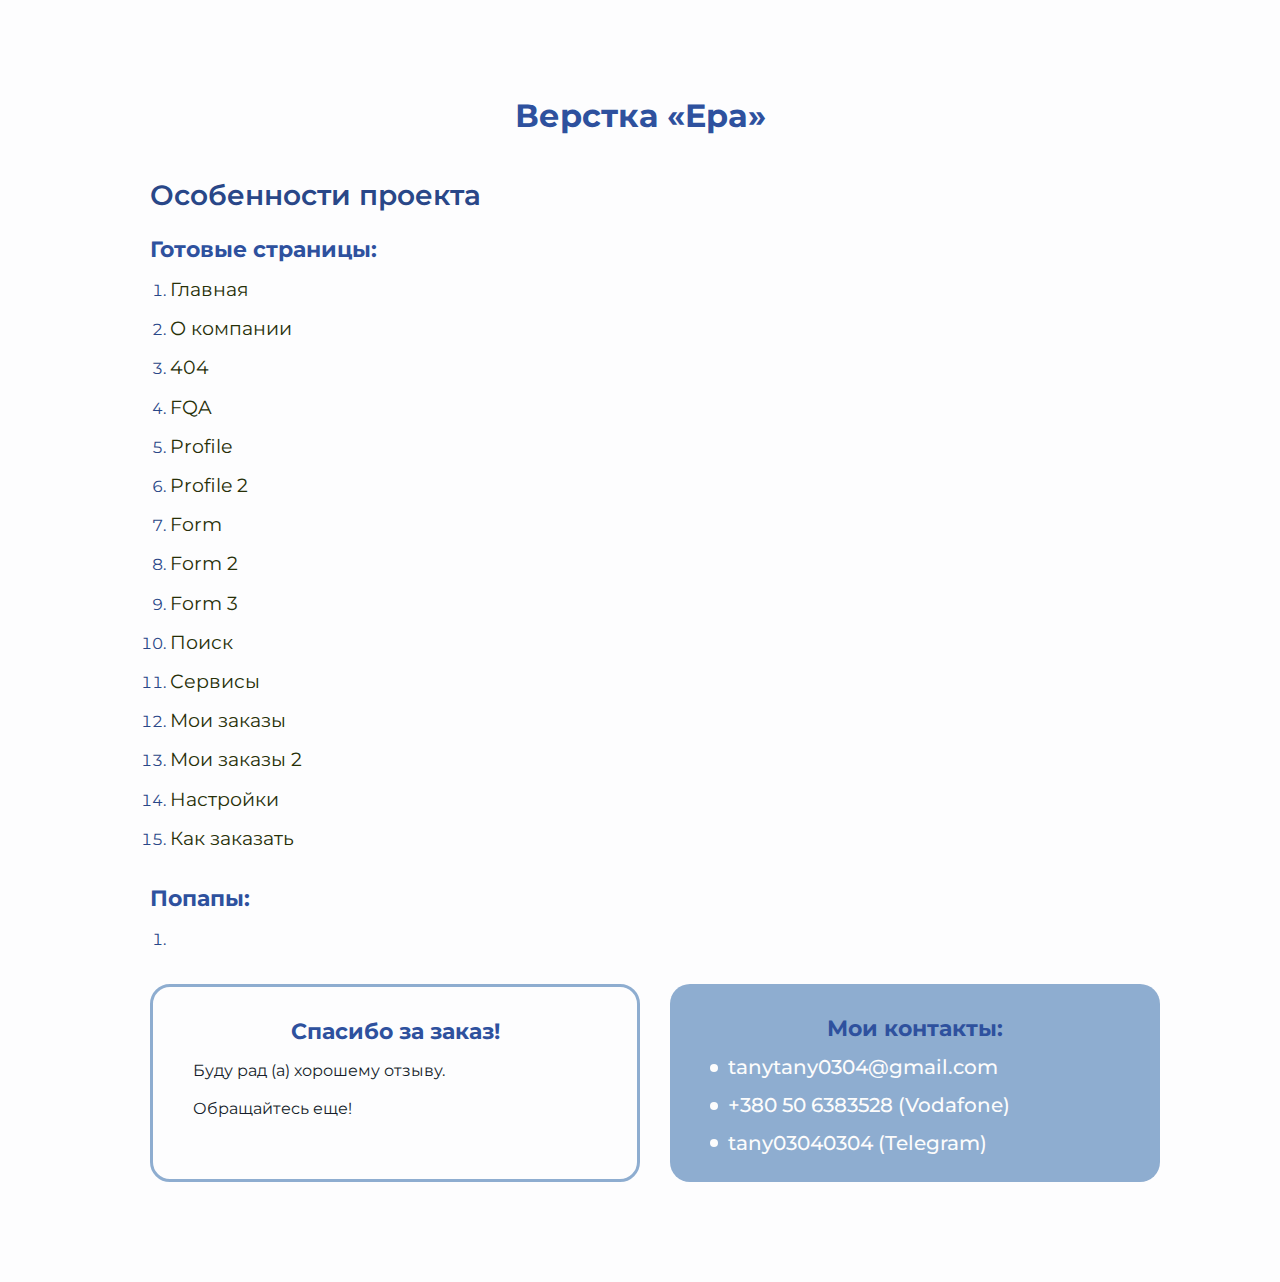
<file: index.html>
<!DOCTYPE html>
<html>

<head>
	<meta charset="UTF-8" />
	<meta name="viewport" content="width=device-width, initial-scale=1.0" />
	<title>Верстка «Epa»</title>
</head>

<body>
	<div class="rootpage">
		<h1>Верстка «Epa»</h1>
		<div class="rootpage__info">Особенности проекта</div>
		<h2>Готовые страницы:</h2>
		<ol class="rootpage__list">
			<li><a target="_blank" href="home.html">Главная</a></li>
			<li><a target="_blank" href="about.html">О компании </a></li>
			<li><a target="_blank" href="404.html">404</a></li>
			<li><a target="_blank" href="FQA.html"> FQA</a></li>
			<li><a target="_blank" href="profile.html"> Profile</a></li>
			<li><a target="_blank" href="profile-2.html"> Profile 2</a></li>
			<li><a target="_blank" href="form.html"> Form</a></li>
			<li><a target="_blank" href="form-2.html"> Form 2</a></li>
			<li><a target="_blank" href="form-3.html"> Form 3</a></li>
			<li><a target="_blank" href="search.html"> Поиск</a></li>
			<li><a target="_blank" href="services.html"> Сервисы</a></li>
			<li><a target="_blank" href="my-orders.html"> Мои заказы</a></li>
			<li><a target="_blank" href="my-orders-2.html"> Мои заказы 2</a></li>
			<li><a target="_blank" href="setting.html"> Настройки</a></li>
			<li><a target="_blank" href="phase.html"> Как заказать</a></li>
		</ol>
		<h2>Попапы:</h2>
		<ol class="rootpage__list">


			<li><a target="_blank" href="home.html#"></a></li>
		</ol>
		<div class="rootpage__items">
			<div class="rootpage__tnx">
				<h2>Спасибо за заказ!</h2>
				<div class="rootpage__body">
					<p>Буду рад (а) хорошему отзыву.</p>
					<p>Обращайтесь еще!</p>
				</div>
			</div>
			<div class="rootpage__contacts">
				<h2>Мои контакты:</h2>
				<ul class="rootpage__body">
					<li> <a href="mailto:tanytany0304@gmail.com">tanytany0304@gmail.com</a></li>
					<li> <a href="tel:380506383528">+380 50 6383528 (Vodafone) </a></li>
					<li> <a href="https://telegram.me/tany03040304" target="_blank" rel="nofollow">tany03040304 (Telegram)</a></li>
				</ul>
			</div>
			</divrootpage__items>
		</div>
	</div>
	</div>
</body>

<style>
	@charset "UTF-8";
	@import url("https://fonts.googleapis.com/css?family=Montserrat:regular,700&display=swap");

	*,
	*::before,
	*::after {
		padding: 0px;
		margin: 0px;
		border: 0px;
		box-sizing: border-box;
	}

	html,
	body {
		height: 100%;
		margin: 0;
		padding: 0;
		min-width: 320px;
		width: 100%;
		color: #294788;
		background-color: #fdfdfe;
	}

	body {
		font-family: Montserrat;
		font-size: 100%;
		line-height: 1;
		font-size: 1rem;
	}

	a {
		text-decoration: none;
		font-size: 1.2rem;
		font-weight: 400;
		color: #272f07;
	}

	a:visited {}

	a:hover {
		text-decoration: none;
	}

	ul li {
		list-style: none;
	}

	img {
		vertical-align: top;
	}

	.wrapper {
		width: 100%;
		min-height: 100%;
		overflow: hidden;
	}

	.rootpage {
		max-width: 1000px;
		margin: 0 auto;
	}

	.rootpage__items {
		display: flex;
		gap: 30px;
	}

	.rootpage {
		padding: 100px 10px;
	}

	@media (max-width: 767px) {
		.rootpage {
			padding: 30px 15px;
		}
	}

	h1 {
		text-align: center;
		color: #2e519e;
		font-size: 2rem;
		margin: 0px 0px 3rem 0px;
	}

	@media (max-width: 767px) {
		h1 {
			font-size: 1.85rem;
			margin: 0px 0px 1.25rem 0px;
		}
	}

	h2 {
		color: #2e519e;
		font-size: 1.4rem;
		margin: 0px 0px 1rem 0px;
		line-height: 130%;
	}

	@media (max-width: 767px) {
		h2 {
			font-size: 1.125rem;
			margin: 0px 0px 1rem 0px;
		}
	}

	.rootpage__info {
		font-weight: 600;
		font-size: 28px;
		line-height: 110%;
		margin: 0px 0px 1.5rem 0px;
	}

	.rootpage__list {
		margin: 0px 0px 2.25rem 1.25rem;
	}

	.rootpage__list li:not(:last-child) {
		margin: 0px 0px 20px 0px;
	}

	.rootpage__contacts,
	.rootpage__tnx {
		padding: 30px 40px;
		line-height: 110%;
	}

	@media (max-width: 767px) {

		.rootpage__contacts,
		.rootpage__tnx {
			padding: 20px;
		}
	}

	.rootpage__contacts {
		border: none;
		flex: 0 0 50%;
		display: flex;
		flex-direction: column;
		border-radius: 20px;
		background: #8eadd0;
	}

	.rootpage__contacts a {
		text-decoration: none;
	}

	.rootpage__contacts a span {
		font-weight: 500;
	}

	.rootpage__tnx {
		flex: 0 0 50%;
		border: 3px solid #8eadd0;
		color: #161d2b;
		display: flex;
		flex-direction: column;
		border-radius: 20px;
	}

	.rootpage__tnx h2,
	.rootpage__contacts h2 {
		text-align: center;
		color: #2e519e;
	}

	.rootpage__body {
		display: flex;
		flex-direction: column;
		gap: 20px;
		flex: 1 1 auto;
	}

	.rootpage__body li {
		display: flex;
		align-items: center;
		gap: 10px;
	}

	.rootpage__body a {
		font-weight: 500;
		font-size: 20px;
		color: #fcfcfc;
	}

	.rootpage__body li::before {
		display: block;
		content: "";
		width: 8px;
		height: 8px;
		border-radius: 50%;
		background: #fcfcfc;
	}

	@media (max-width: 900px) {
		.rootpage__items {
			flex-direction: column;
		}

		.rootpage__contacts {}

		.rootpage__tnx {}
	}
</style>

</html>
</file>
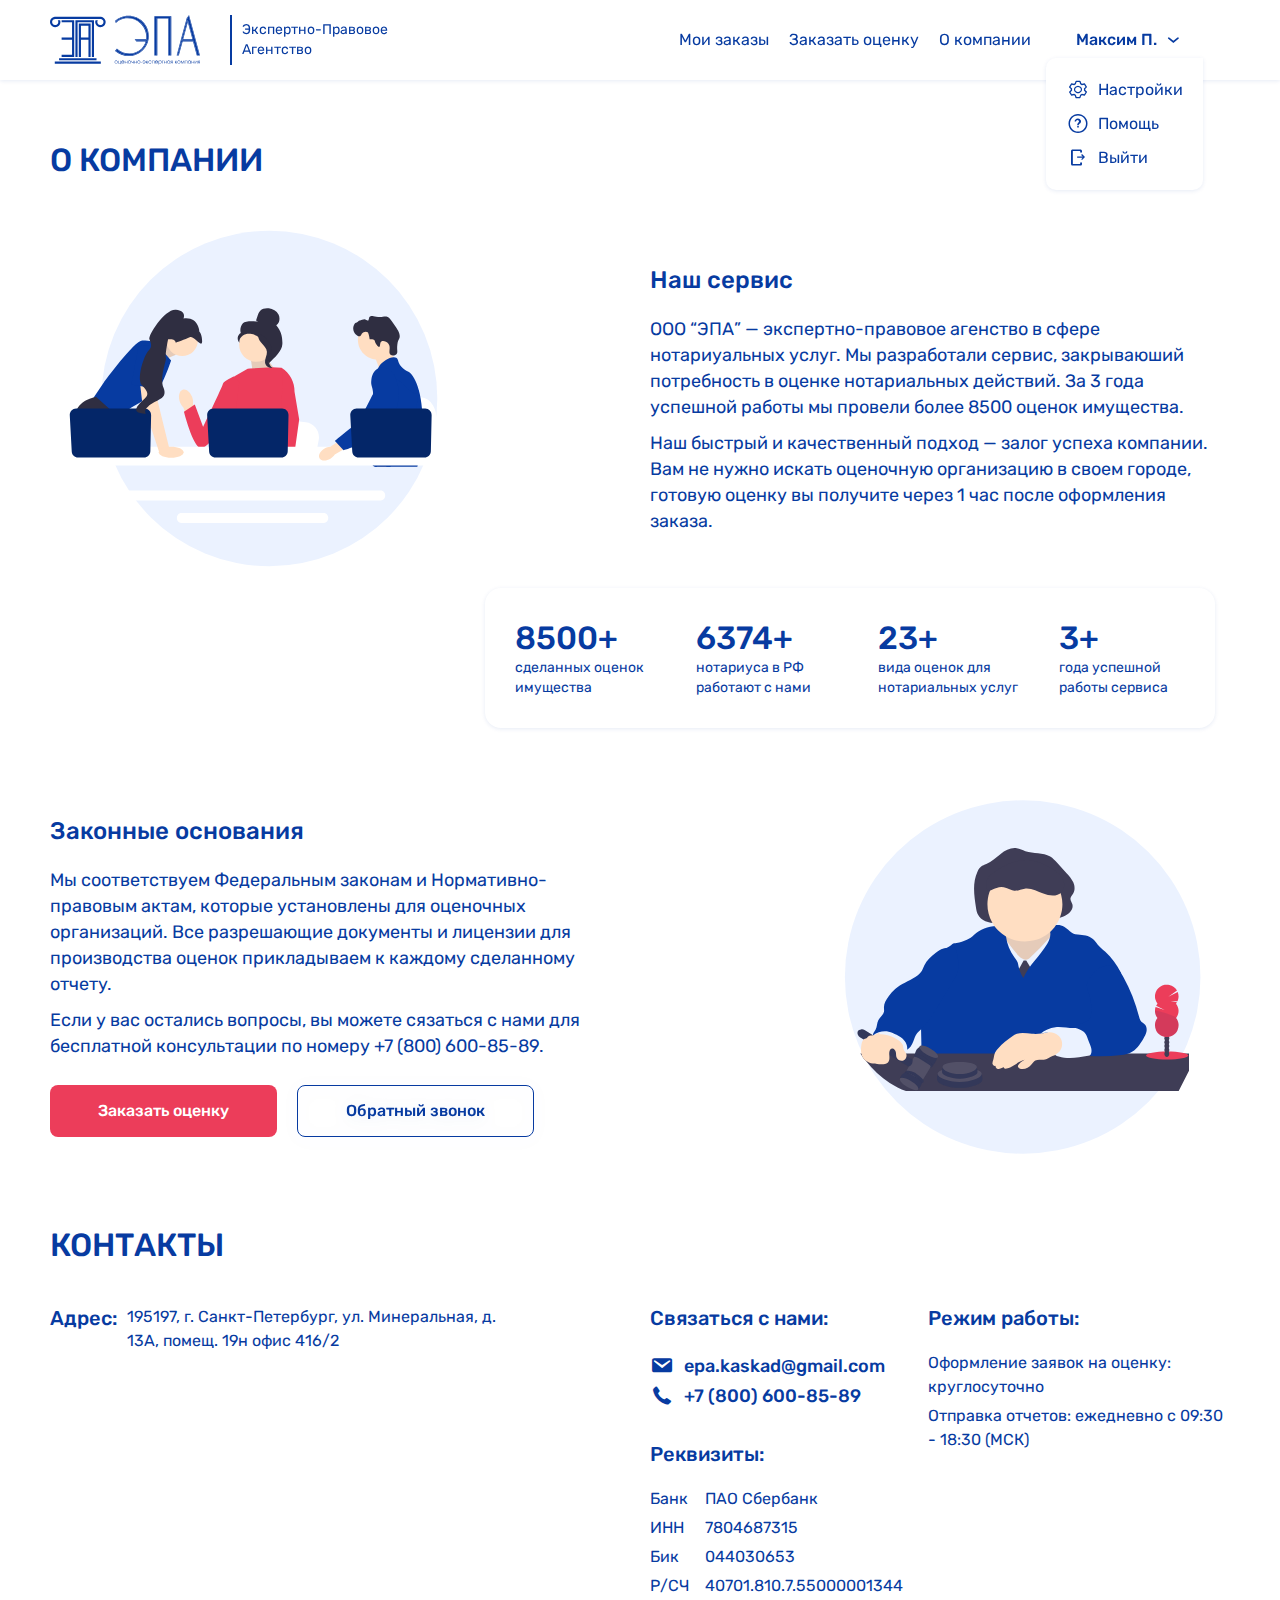
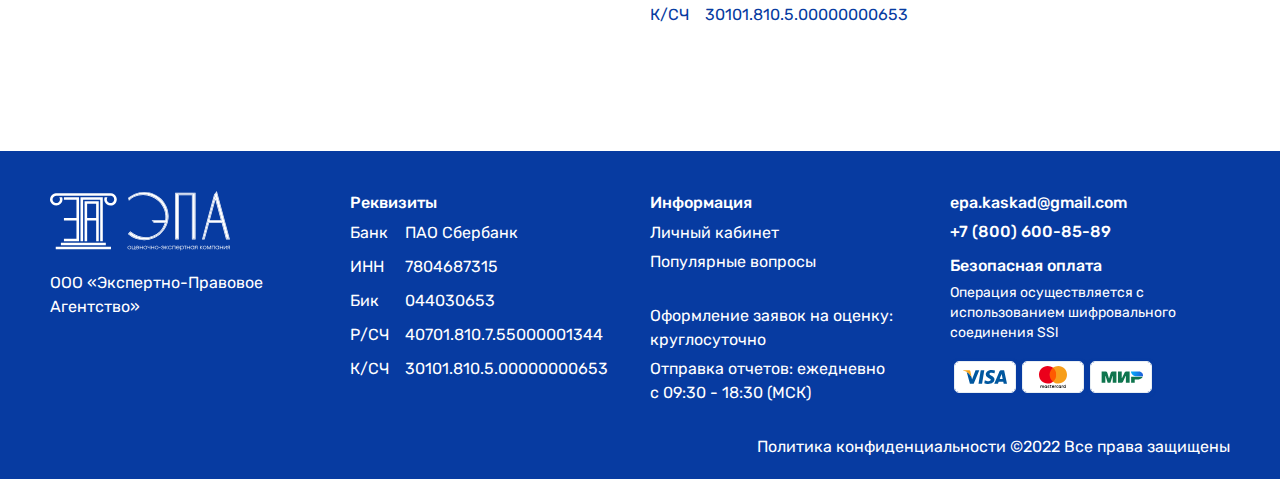
<file: about.html>
<!DOCTYPE html>
<html lang="ru">

<head>
	<title>О компании</title>
	<meta charset="UTF-8">
	<meta name="format-detection" content="telephone=no">
	<link rel="stylesheet" href="css/style.min.css?_v=20220909211708">
	<link rel="shortcut icon" href="favicon.ico">
	<!-- <meta name="robots" content="noindex, nofollow"> -->
	<meta name="viewport" content="width=device-width, initial-scale=1.0">
</head>

<body>
	<div class="wrapper">
		<header class="header">
			<div class="header__container">
				<div class="header__logo logo">
					<a href="" class="logo__image">
						<img src="img/logo.svg?_v=1662754629023" alt="Logo" />
					</a>
					<div class="logo__text">
						Экспертно-Правовое <br />
						Агентство
					</div>
				</div>
				<div class="header__menu-block menu-block">
					<ul class="menu-block__list">
						<li><a href="" class="menu-block__link">Мои заказы</a></li>
						<li><a href="" class="menu-block__link">Заказать оценку</a></li>
						<li><a href="" class="menu-block__link">О компании</a></li>
					</ul>
				</div>
				<div class="header__user">
					<a href="#" data-da=".menu__user,768,0" class="header__user-name _icon-arrow">Максим П.</a>
					<nav class="header__user-menu user-menu header__user-menu_open">
						<ul class="user-menu__list">
							<li class="user-menu__item _icon-setting">
								<a href="">Настройки </a>
							</li>
							<li class="user-menu__item _icon-help"><a href="">Помощь </a></li>
							<li class="user-menu__item _icon-logout"><a href="">Выйти </a></li>
						</ul>
					</nav>
				</div>

				<div class="header__menu menu">
					<button type="button" class="menu__icon icon-menu"><span></span></button>
					<nav class="menu__body">
						<div class="menu__user"></div>
						<ul class="menu__list">
							<li class="menu__item">
								<a href="" class="menu__link">Мои заказы</a>
							</li>
							<li class="menu__item">
								<a href="" class="menu__link">Заказать оценку</a>
							</li>
							<li class="menu__item">
								<a href="" class="menu__link">О компании</a>
							</li>
							<li class="menu__item">
								<a href="" class="menu__link">Настройки </a>
							</li>
							<li class="menu__item">
								<a href="" class="menu__link">Помощь</a>
							</li>
							<li class="menu__item">
								<a href="" class="menu__link">Выйти</a>
							</li>
						</ul>
					</nav>
				</div>
			</div>
		</header>

		<main class="page page__about page-about">
			<div class="page-about__container">
				<h1 class="page-about__title title">О КОМПАНИИ</h1>
				<div class="page-about__info-block info-block">
					<div class="info-block__image-ibg_contain">
						<img src="img/about/01.svg?_v=1662754629023" alt="О нас" />
					</div>
					<div class="info-block__content">
						<h2 class="info-block__title subtitle">Наш сервис</h2>
						<div class="info-block__text text-block">
							<p>
								ООО “ЭПА” — экспертно-правовое агенство в сфере нотариуальных
								услуг. Мы разработали сервис, закрываюший потребность в оценке
								нотариальных действий. За 3 года успешной работы мы провели
								более 8500 оценок имущества.
							</p>
							<p>
								Наш быстрый и качественный подход — залог успеха компании. Вам
								не нужно искать оценочную организацию в своем городе, готовую
								оценку вы получите через 1 час после оформления заказа.
							</p>
						</div>
					</div>
				</div>
				<div class="page-about__advantages advantages">
					<div class="advantages__container">
						<ul class="advantages__items">
							<li class="advantages__item">
								<div class="advantages__quantity">8500+</div>
								<div class="advantages__text">сделанных оценок имущества</div>
							</li>
							<li class="advantages__item">
								<div class="advantages__quantity">6374+</div>
								<div class="advantages__text">
									нотариуса в РФ работают с нами
								</div>
							</li>
							<li class="advantages__item">
								<div class="advantages__quantity">23+</div>
								<div class="advantages__text">
									вида оценок для нотариальных услуг
								</div>
							</li>
							<li class="advantages__item">
								<div class="advantages__quantity">3+</div>
								<div class="advantages__text">
									года успешной работы сервиса
								</div>
							</li>
						</ul>
					</div>
				</div>
				<div class="page-about__info-block page-about__info-block_revers info-block">
					<div class="info-block__image-ibg_contain">
						<img src="img/about/02.svg?_v=1662754629023" alt="О нас" />
					</div>
					<div class="info-block__content">
						<h2 class="info-block__title subtitle">Законные основания</h2>
						<div class="info-block__text text-block">
							<p>
								Мы соответствуем Федеральным законам и Нормативно-правовым
								актам, которые установлены для оценочных организаций. Все
								разрешающие документы и лицензии для производства оценок
								прикладываем к каждому сделанному отчету.
							</p>
							<p>
								Если у вас остались вопросы, вы можете сязаться с нами для
								бесплатной консультации по номеру +7 (800) 600-85-89.
							</p>
						</div>
						<div class="info-block__buttons">
							<button class="info-block__button button button_red">
								Заказать оценку
							</button>
							<button class="info-block__button info-block__button_order button button_border">
								Обратный звонок
							</button>
						</div>
					</div>
				</div>
				<div class="page-about__contact contact-about">
					<h2 class="contact-about__title title">КОНТАКТЫ</h2>
					<div class="contact-about__content">
						<div class="contact-about__address-info">
							<div class="contact-about__address">
								<p>Адрес:</p>
								<span>
									195197, г. Санкт-Петербург, ул. Минеральная, д. 13А, помещ.
									19н офис 416/2
								</span>
							</div>
							<div class="contact-about__map">
								<!-- <picture><source srcset="img/map.webp" type="image/webp"><img src="img/map.png?_v=1662754629023" alt="" /></picture> -->
								<iframe src="https://www.google.com/maps/embed?pb=!1m18!1m12!1m3!1d1619.6656212154408!2d30.374268695298518!3d59.966587425164334!2m3!1f0!2f0!3f0!3m2!1i1024!2i768!4f13.1!3m3!1m2!1s0x4696315a23ffa843%3A0x56069c48d95525ea!2z0JvQuNC00LXRgA!5e0!3m2!1sru!2spt!4v1662726023623!5m2!1sru!2spt" style="border: 0" allowfullscreen="" loading="lazy" referrerpolicy="no-referrer-when-downgrade"></iframe>
							</div>
						</div>
						<div class="contact-about__info-contact">
							<div class="contact-about__column">
								<div class="contact-about__item">
									<h3 class="contact-about__subtitle">Cвязаться с нами:</h3>
									<a href="mailto:epa.kaskad@gmail.com" class="contact-about__email _icon-email">epa.kaskad@gmail.com</a>
									<a href="tel:+78006008589" class="contact-about__phone _icon-phone">+7 (800) 600-85-89</a>
								</div>
								<div class="contact-about__item">
									<h3 class="contact-about__subtitle">Реквизиты:</h3>
									<ul class="contact-about__list bank">
										<li class="bank__item"><span>Банк</span> ПАО Сбербанк</li>
										<li class="bank__item"><span>ИНН</span> 7804687315</li>
										<li class="bank__item"><span>Бик</span> 044030653</li>
										<li class="bank__item">
											<span>Р/СЧ</span> 40701.810.7.55000001344
										</li>
										<li class="bank__item">
											<span>К/СЧ </span>30101.810.5.00000000653
										</li>
									</ul>
								</div>
							</div>
							<div class="contact-about__column">
								<div class="contact-about__item">
									<h3 class="contact-about__subtitle">Режим работы:</h3>
									<div class="contact-about__info">
										Оформление заявок на оценку: круглосуточно
									</div>
									<div class="contact-about__info">
										Отправка отчетов: ежедневно с 09:30 - 18:30 (МСК)
									</div>
								</div>
							</div>
						</div>
					</div>
				</div>
			</div>
		</main>
		<footer class="footer">
			<div class="footer__container">
				<div class="footer__body">
					<div class="footer__column">
						<a href="#" class="footer__logo">
							<img src="img/logo-footer.svg?_v=1662754629023" alt="logo" />
						</a>
						<div class="footer__name">ООО «Экспертно-Правовое Агентство»</div>
					</div>
					<div class="footer__column column-footer">
						<h4 class="column-footer__title">Реквизиты</h4>
						<ul class="column-footer__list">
							<li class="column-footer__item"><span>Банк</span> ПАО Сбербанк</li>
							<li class="column-footer__item"><span>ИНН</span> 7804687315</li>
							<li class="column-footer__item"><span>Бик</span> 044030653</li>
							<li class="column-footer__item">
								<span>Р/СЧ</span> 40701.810.7.55000001344
							</li>
							<li class="column-footer__item">
								<span>К/СЧ </span>30101.810.5.00000000653
							</li>
						</ul>
					</div>
					<div class="footer__column column-footer">
						<h4 class="column-footer__title">Информация</h4>
						<ul class="column-footer__menu">
							<li><a class="column-footer__link" href="">Личный кабинет</a></li>
							<li><a class="column-footer__link" href="">Популярные вопросы</a></li>
						</ul>
						<p class="column-footer__info">
							Оформление заявок на оценку:<br />круглосуточно
						</p>
						<p class="column-footer__info">
							Отправка отчетов: ежедневно <br />с 09:30 - 18:30 (МСК)
						</p>
					</div>
					<div class="footer__column column-footer">
						<a href="mailto:epa.kaskad@gmail.com
	" class="column-footer__email">epa.kaskad@gmail.com
						</a>
						<a href="tel:+78006008589
	" class="column-footer__phone">+7 (800) 600-85-89
						</a>
						<div class="column-footer__pay pay">
							<p class="pay__title">Безопасная оплата</p>
							<p class="pay__text">
								Операция осуществляется с использованием шифровального соединения
								SSl
							</p>
							<div class="pay__icons">
								<img src="img/icons.svg?_v=1662754629023" alt="" />
							</div>
						</div>
					</div>
				</div>
				<div class="footer__bottom">
					<div class="footer__right">
						Политика конфиденциальности ©2022 Все права защищены
					</div>
				</div>
			</div>
		</footer>

	</div>
	<script src="js/app.min.js?_v=20220909211709"></script>
</body>

</html>
</file>
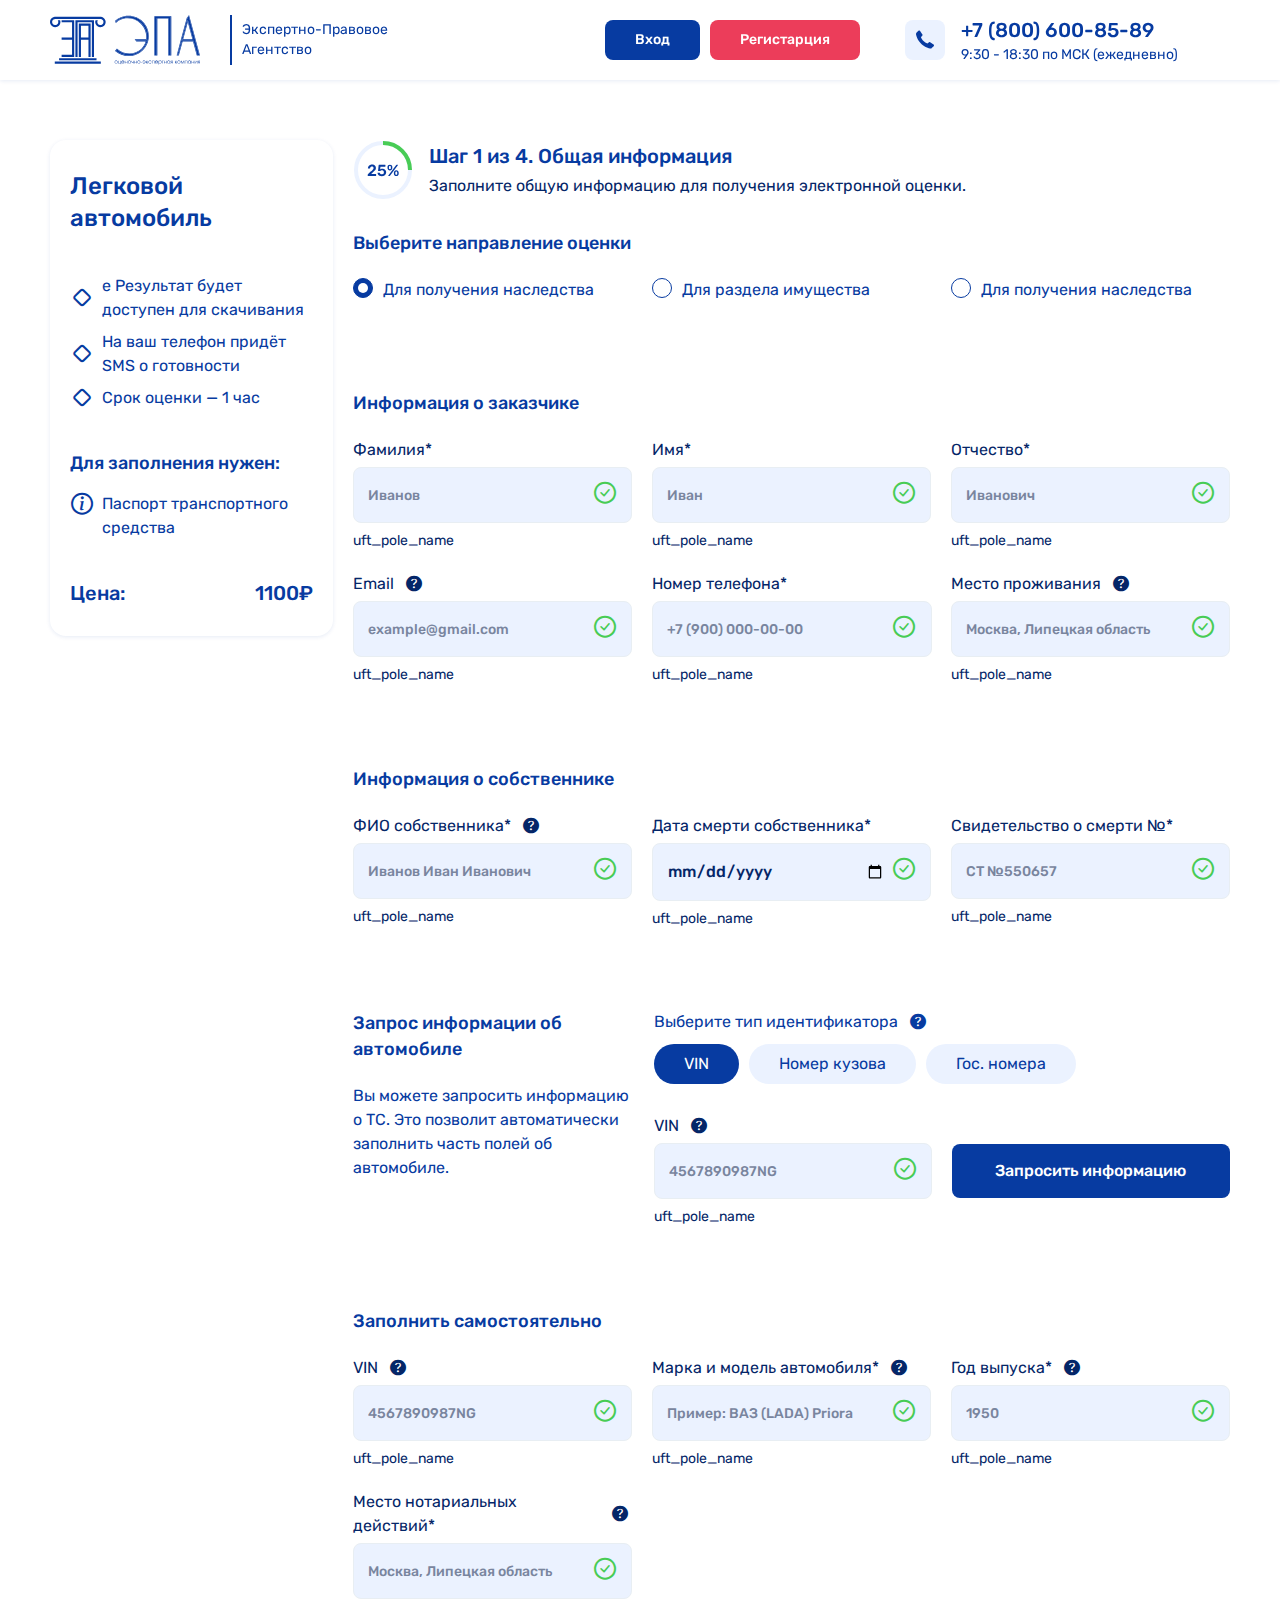
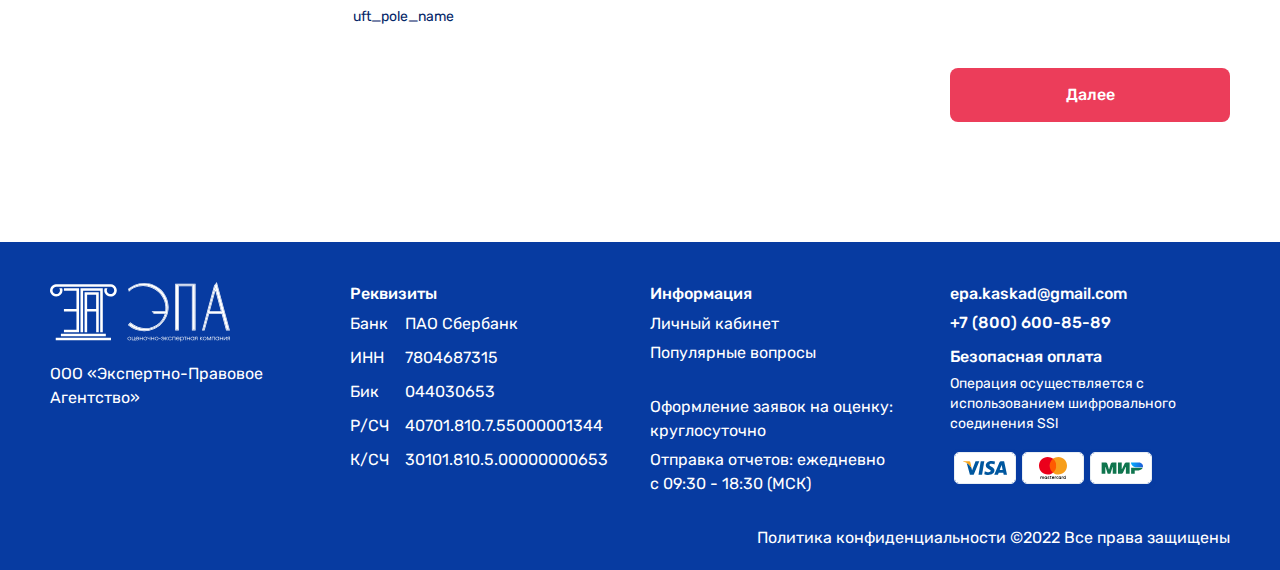
<file: form.html>
<!DOCTYPE html>
<html lang="ru">

<head>
	<title>Форма</title>
	<meta charset="UTF-8">
	<meta name="format-detection" content="telephone=no">
	<link rel="stylesheet" href="css/style.min.css?_v=20220909211708">
	<link rel="shortcut icon" href="favicon.ico">
	<!-- <meta name="robots" content="noindex, nofollow"> -->
	<meta name="viewport" content="width=device-width, initial-scale=1.0">
</head>

<body>
	<div class="wrapper">
		<header class="header">
			<div class="header__container">
				<div class="header__logo logo">
					<a href="" class="logo__image">
						<img src="img/logo.svg?_v=1662754629023" alt="Logo" />
					</a>
					<div class="logo__text">
						Экспертно-Правовое <br />
						Агентство
					</div>
				</div>
				<div class="header__buttons">
					<button class="header__button header__button_login button button_blue">
						Вход
					</button>
					<button class="header__button button header__button_registration button_red">
						Регистарция
					</button>
				</div>
				<div class="header__contacts contacts-header">
					<a href="tel:+78006008589" class="contacts-header__logo _icon-phone"> </a>
					<div class="contacts-header__info">
						<a href="tel:+78006008589" class="contacts-header__phone">+7 (800) 600-85-89</a>
						<span class="contacts-header__work-time">9:30 - 18:30 по МСК (ежедневно)</span>
					</div>
				</div>
				<div class="header__menu menu">
					<button type="button" class="menu__icon icon-menu"><span></span></button>
					<nav class="menu__body">
						<ul class="menu__list">
							<li class="menu__item"><a href="" class="menu__link">Войти</a></li>
							<li class="menu__item">
								<a href="" class="menu__link">Регистрация</a>
							</li>
						</ul>
					</nav>
				</div>
			</div>
		</header>

		<main class="page page-form form-order">
			<div class="form-order__container">
				<div class="form-order__product product-info">
					<div class="product-info__name">Легковой автомобиль</div>
					<ul class="product-info__list">
						<li class="product-info__item _icon-small-diamond">e
							Результат будет доступен для скачивания
						</li>
						<li class="product-info__item _icon-small-diamond">
							На ваш телефон придёт SMS о готовности
						</li>
						<li class="product-info__item _icon-small-diamond">
							Срок оценки — 1 час
						</li>
					</ul>
					<div class="product-info__docs">
						<h3 class="product-info__docs-title">Для заполнения нужен:</h3>
						<div class="product-info__doc _icon-info">
							<span>Паспорт транспортного средства</span>
							<div class="product-info__tip">
								<picture><source srcset="img/tippy/doc.webp" type="image/webp"><img src="img/tippy/doc.jpg?_v=1662754629023" alt="" /></picture>
							</div>
						</div>
					</div>
					<div class="product-info__price">
						<span class="product-info__price-label">Цена:</span>
						<span class="product-info__price-value">1100₽</span>
					</div>
				</div>
				<div class="form-order__content steps">
					<div class="steps__top top-steps">
						<div class="top-steps__icon">
							<img src="img/steps/1.svg?_v=1662754629023" alt="" />
						</div>
						<div class="top-steps__content">
							<h1 class="top-steps__title">Шаг 1 из 4. Общая информация</h1>
							<p class="top-steps__text">
								Заполните общую информацию для получения электронной оценки.
							</p>
						</div>
					</div>
					<form action="" method="#">
						<div class="steps__body">
							<div class="steps__item step-form-block">
								<h3 class="step-form-block__title">
									Выберите направление оценки
								</h3>
								<div class="step-form-block__options options">
									<div class="options__item">
										<input hidden id="o_1" class="options__input" checked type="radio" value="1" name="option" />
										<label for="o_1" class="options__label"><span class="options__text">Для получения наследства</span></label>
									</div>
									<div class="options__item">
										<input hidden id="o_2" class="options__input" type="radio" value="2" name="option" />
										<label for="o_2" class="options__label"><span class="options__text">Для раздела имущества</span></label>
									</div>
									<div class="options__item">
										<input hidden id="o_3" class="options__input" type="radio" value="3" name="option" />
										<label for="o_3" class="options__label"><span class="options__text">Для получения наследства</span></label>
									</div>
								</div>
							</div>
							<div class="steps__item step-form-block">
								<h3 class="step-form-block__title">Информация о заказчике</h3>
								<div class="step-form-block__user-info user-info">
									<div class="user-info__line input-surname">
										<label class="user-info__label label-input" for="surname">Фамилия*</label>
										<div class="user-info__wraper input-wraper">
											<input data-error="Данное поле обязательное для заполнения" data-required placeholder="Иванов" class="user-info__input input" type="text" name="surname" id="name" />
											<span class="_icon-success"></span>
											<span class="_icon-error"></span>
										</div>

										<span class="user-info__info info-input">uft_pole_name</span>
									</div>
									<!-- Имя -->
									<div class="user-info__line input-name">
										<label class="user-info__label label-input" for="name">Имя*</label>
										<div class="user-info__wraper input-wraper">
											<input data-error="Данное поле обязательное для заполнения" data-required placeholder="Иван" class="user-info__input input" type="text" name="name" id="name" />
											<span class="_icon-success"></span>
											<span class="_icon-error"></span>
										</div>

										<span class="user-info__info info-input">uft_pole_name</span>
									</div>

									<!-- Отчество -->
									<div class="user-info__line input-fat-name">
										<label class="user-info__label label-input" for="name-fat">Отчество*</label>
										<div class="user-info__wraper input-wraper">
											<input data-error="Данное поле обязательное для заполнения" data-required placeholder="Иванович" class="user-info__input input" type="text" name="name" id="name" />
											<span class="_icon-success"></span>
											<span class="_icon-error"></span>
										</div>

										<span class="user-info__info info-input">uft_pole_name</span>
									</div>
									<!-- Почта -->
									<div class="user-info__line input-email">
										<div class="user-info__label-block">
											<label class="user-info__label label-input _icon-hint" for="surname">
												Email
											</label>
										</div>
										<div class="user-info__wraper input-wraper">
											<input placeholder="example@gmail.com" data-error="Данное поле обязательное для заполнения" data-required="email" class="user-info__input input" type="email" name="surname" id="name" />
											<span class="_icon-success"></span>
											<span class="_icon-error"></span>
										</div>

										<span class="user-info__info info-input">uft_pole_name</span>
									</div>
									<!-- Номер Телефона -->
									<div class="help-form__line input-tel">
										<label class="help-form__label label-input" for="phone">Номер телефона*</label>

										<div class="help-form__wraper input-wraper">
											<input data-error="Данное поле обязательное для
                        заполнения" data-required placeholder="+7 (900) 000-00-00" class="help-form__input input _mask-init" type="tel" name="phone" id="phone" />
											<span class="_icon-success"></span>
											<span class="_icon-error"></span>
										</div>
										<span class="help-form__info info-input">uft_pole_name</span>
									</div>
									<!-- Место проживания -->
									<div class="user-info__line input-location">
										<label class="user-info__label label-input _icon-hint" for="name-fat">Место проживания</label>
										<div class="user-info__wraper input-wraper">
											<input placeholder="Москва, Липецкая область" class="user-info__input input" type="text" name="name" id="name" />
											<span class="_icon-success"></span>
											<span class="_icon-error"></span>
										</div>

										<span class="user-info__info info-input">uft_pole_name</span>
									</div>
								</div>
							</div>
							<div class="steps__item step-form-block">
								<h3 class="step-form-block__title">
									Информация о собственнике
								</h3>
								<div class="step-form-block__user-info user-info">
									<div class="user-info__line input-fio">
										<label class="user-info__label label-input _icon-hint" for="surname">ФИО собственника*</label>
										<div class="user-info__wraper input-wraper">
											<input data-error="Данное поле обязательное для заполнения" data-required placeholder="Иванов Иван Иванович" class="user-info__input input" type="text" name="surname" id="name" />
											<span class="_icon-success"></span>
											<span class="_icon-error"></span>
										</div>

										<span class="user-info__info info-input">uft_pole_name</span>
									</div>
									<!-- Дата смерти -->
									<div class="user-info__line">
										<label class="user-info__label label-input" for="data">Дата смерти собственника*</label>
										<div class="user-info__wraper input-wraper">
											<input data-error="Данное поле обязательное для заполнения" data-required placeholder="21.12.2020" class="user-info__input input" type="date" name="name" id="name" />
											<span class="_icon-success"></span>
											<span class="_icon-error"></span>
										</div>

										<span class="user-info__info info-input">uft_pole_name</span>
									</div>

									<!-- Свидетельство о смерти  -->
									<div class="user-info__line">
										<label class="user-info__label label-input" for="data">Свидетельство о смерти №*</label>
										<div class="user-info__wraper input-wraper">
											<input data-error="Данное поле обязательное для заполнения" data-required placeholder="СТ №550657" class="user-info__input input" type="tel" name="name" id="name" />
											<span class="_icon-success"></span>
											<span class="_icon-error"></span>
										</div>

										<span class="user-info__info info-input">uft_pole_name</span>
									</div>
								</div>
							</div>
							<div class="steps__item step-form-block">
								<div class="step-form-block__wrapper">
									<div class="step-form-block__left">
										<h3 class="step-form-block__title">
											Запрос информации об автомобиле
										</h3>
										<p class="step-form-block__text text-form">
											Вы можете запросить информацию о ТС. Это позволит
											автоматически заполнить часть полей об автомобиле.
										</p>
									</div>
									<div class="step-form-block__right">
										<p class="step-form-block__label _icon-hint">
											Выберите тип идентификатора
										</p>
										<div class="step-form-block__identifier identifier">
											<label class="identifier__type label-button label-button_active" for="">VIN</label>
											<label class="identifier__type label-button" for="">Номер кузова</label>
											<label class="identifier__type label-button" for="">Гос. номера</label>
										</div>
										<div class="user-info__VIN">
											<!-- VIN -->

											<div class="user-info__line">
												<label class="user-info__label label-input _icon-hint" for="surname">VIN</label>
												<div class="user-info__wraper input-wraper">
													<input data-error="Данное поле обязательное для заполнения" data-required placeholder="4567890987NG" class="user-info__input input" type="text" name="surname" id="name" />
													<span class="_icon-success"></span>
													<span class="_icon-error"></span>
												</div>

												<span class="user-info__info info-input">uft_pole_name</span>
											</div>
											<button class="user-info__button button button_blue">
												Запросить информацию
											</button>
										</div>
									</div>
								</div>
							</div>
							<div class="steps__item step-form-block">
								<h3 class="step-form-block__title">
									Заполнить самостоятельно
								</h3>
								<div class="step-form-block__user-info user-info">
									<!-- VIN -->

									<div class="user-info__line">
										<label class="user-info__label label-input _icon-hint" for="surname">VIN</label>
										<div class="user-info__wraper input-wraper">
											<input data-error="Данное поле обязательное для заполнения" data-required placeholder="4567890987NG" class="user-info__input input" type="text" name="surname" id="name" />
											<span class="_icon-success"></span>
											<span class="_icon-error"></span>
										</div>

										<span class="user-info__info info-input">uft_pole_name</span>
									</div>
									<div class="user-info__line">
										<label class="user-info__label label-input _icon-hint" for="surname">Марка и модель автомобиля*</label>
										<div class="user-info__wraper input-wraper">
											<input data-error="Данное поле обязательное для заполнения" data-required placeholder="Пример: ВАЗ (LADA) Priora" class="user-info__input input" type="text" name="surname" id="name" />
											<span class="_icon-success"></span>
											<span class="_icon-error"></span>
										</div>

										<span class="user-info__info info-input">uft_pole_name</span>
									</div>
									<!-- Год авто  -->

									<div class="user-info__line">
										<label class="user-info__label label-input _icon-hint" for="surname">Год выпуска*</label>
										<div class="user-info__wraper input-wraper">
											<input data-error="Данное поле обязательное для заполнения" data-required placeholder="1950" class="user-info__input input" type="text" name="surname" id="name" />
											<span class="_icon-success"></span>
											<span class="_icon-error"></span>
										</div>

										<span class="user-info__info info-input">uft_pole_name</span>
									</div>

									<!-- Инфо о месте   -->

									<div class="user-info__line">
										<label class="user-info__label label-input _icon-hint" for="surname">Место нотариальных действий*</label>
										<div class="user-info__wraper input-wraper">
											<input data-error="Данное поле обязательное для заполнения" data-required placeholder="Москва, Липецкая область" class="user-info__input input" type="text" name="surname" id="name" />
											<span class="_icon-success"></span>
											<span class="_icon-error"></span>
										</div>

										<span class="user-info__info info-input">uft_pole_name</span>
									</div>
								</div>
							</div>
						</div>
						<div class="steps__bottom">
							<button class="steps__button button button_red">Далее</button>
						</div>
					</form>
				</div>
			</div>
		</main>
		<footer class="footer">
			<div class="footer__container">
				<div class="footer__body">
					<div class="footer__column">
						<a href="#" class="footer__logo">
							<img src="img/logo-footer.svg?_v=1662754629023" alt="logo" />
						</a>
						<div class="footer__name">ООО «Экспертно-Правовое Агентство»</div>
					</div>
					<div class="footer__column column-footer">
						<h4 class="column-footer__title">Реквизиты</h4>
						<ul class="column-footer__list">
							<li class="column-footer__item"><span>Банк</span> ПАО Сбербанк</li>
							<li class="column-footer__item"><span>ИНН</span> 7804687315</li>
							<li class="column-footer__item"><span>Бик</span> 044030653</li>
							<li class="column-footer__item">
								<span>Р/СЧ</span> 40701.810.7.55000001344
							</li>
							<li class="column-footer__item">
								<span>К/СЧ </span>30101.810.5.00000000653
							</li>
						</ul>
					</div>
					<div class="footer__column column-footer">
						<h4 class="column-footer__title">Информация</h4>
						<ul class="column-footer__menu">
							<li><a class="column-footer__link" href="">Личный кабинет</a></li>
							<li><a class="column-footer__link" href="">Популярные вопросы</a></li>
						</ul>
						<p class="column-footer__info">
							Оформление заявок на оценку:<br />круглосуточно
						</p>
						<p class="column-footer__info">
							Отправка отчетов: ежедневно <br />с 09:30 - 18:30 (МСК)
						</p>
					</div>
					<div class="footer__column column-footer">
						<a href="mailto:epa.kaskad@gmail.com
	" class="column-footer__email">epa.kaskad@gmail.com
						</a>
						<a href="tel:+78006008589
	" class="column-footer__phone">+7 (800) 600-85-89
						</a>
						<div class="column-footer__pay pay">
							<p class="pay__title">Безопасная оплата</p>
							<p class="pay__text">
								Операция осуществляется с использованием шифровального соединения
								SSl
							</p>
							<div class="pay__icons">
								<img src="img/icons.svg?_v=1662754629023" alt="" />
							</div>
						</div>
					</div>
				</div>
				<div class="footer__bottom">
					<div class="footer__right">
						Политика конфиденциальности ©2022 Все права защищены
					</div>
				</div>
			</div>
		</footer>

	</div>
	<script src="js/app.min.js?_v=20220909211709"></script>
</body>

</html>
</file>
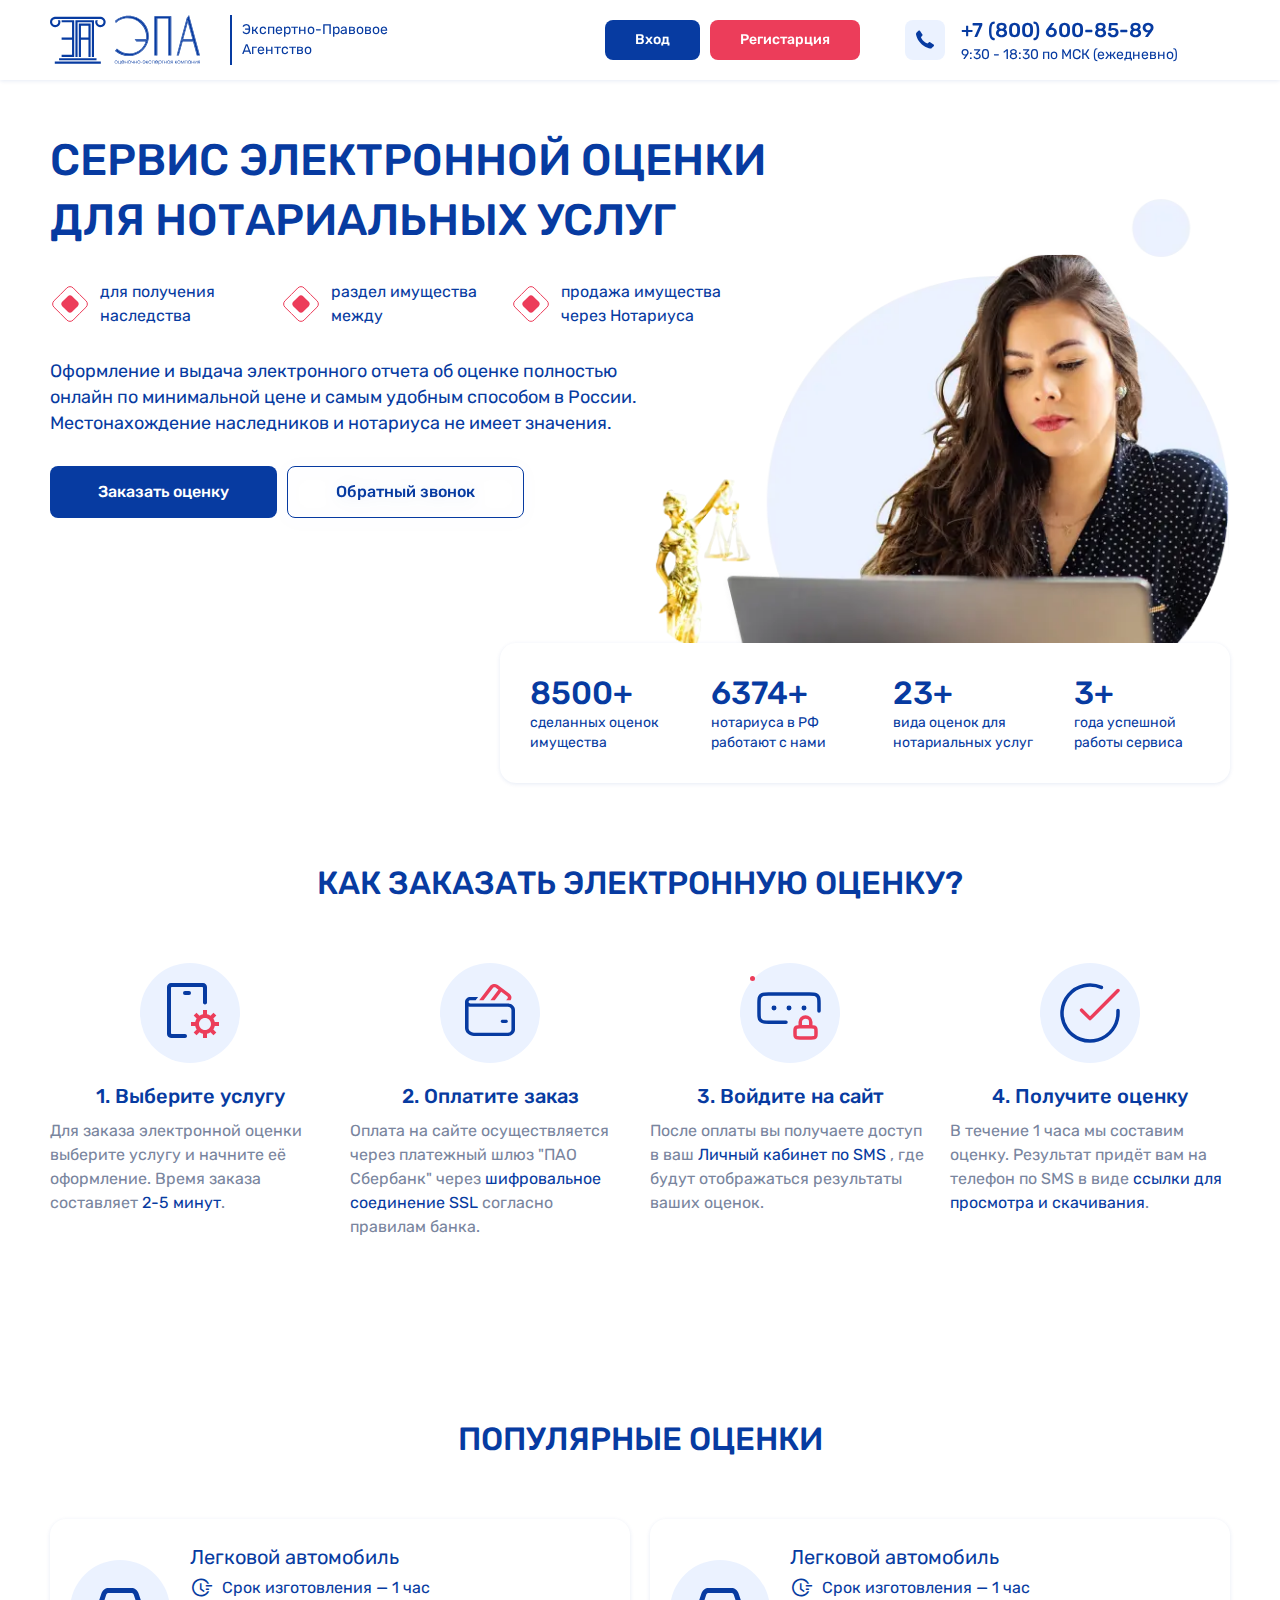
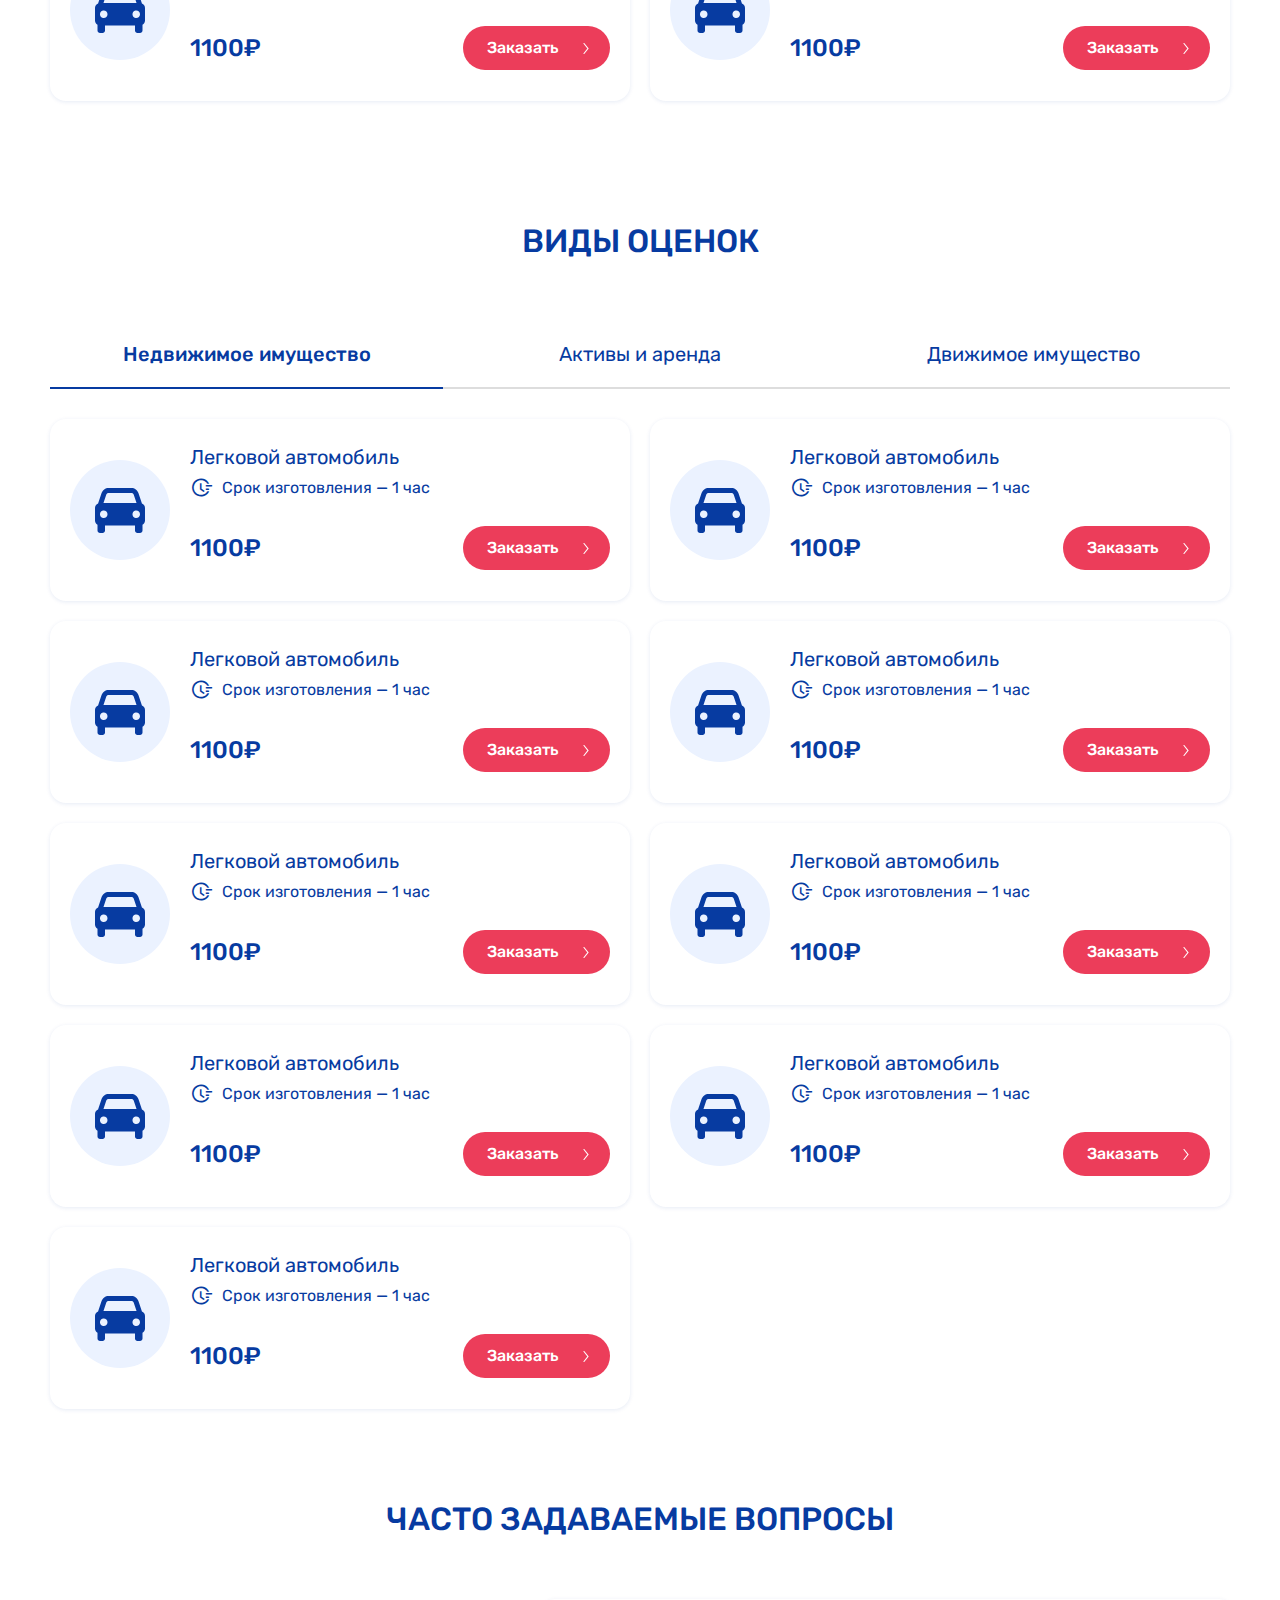
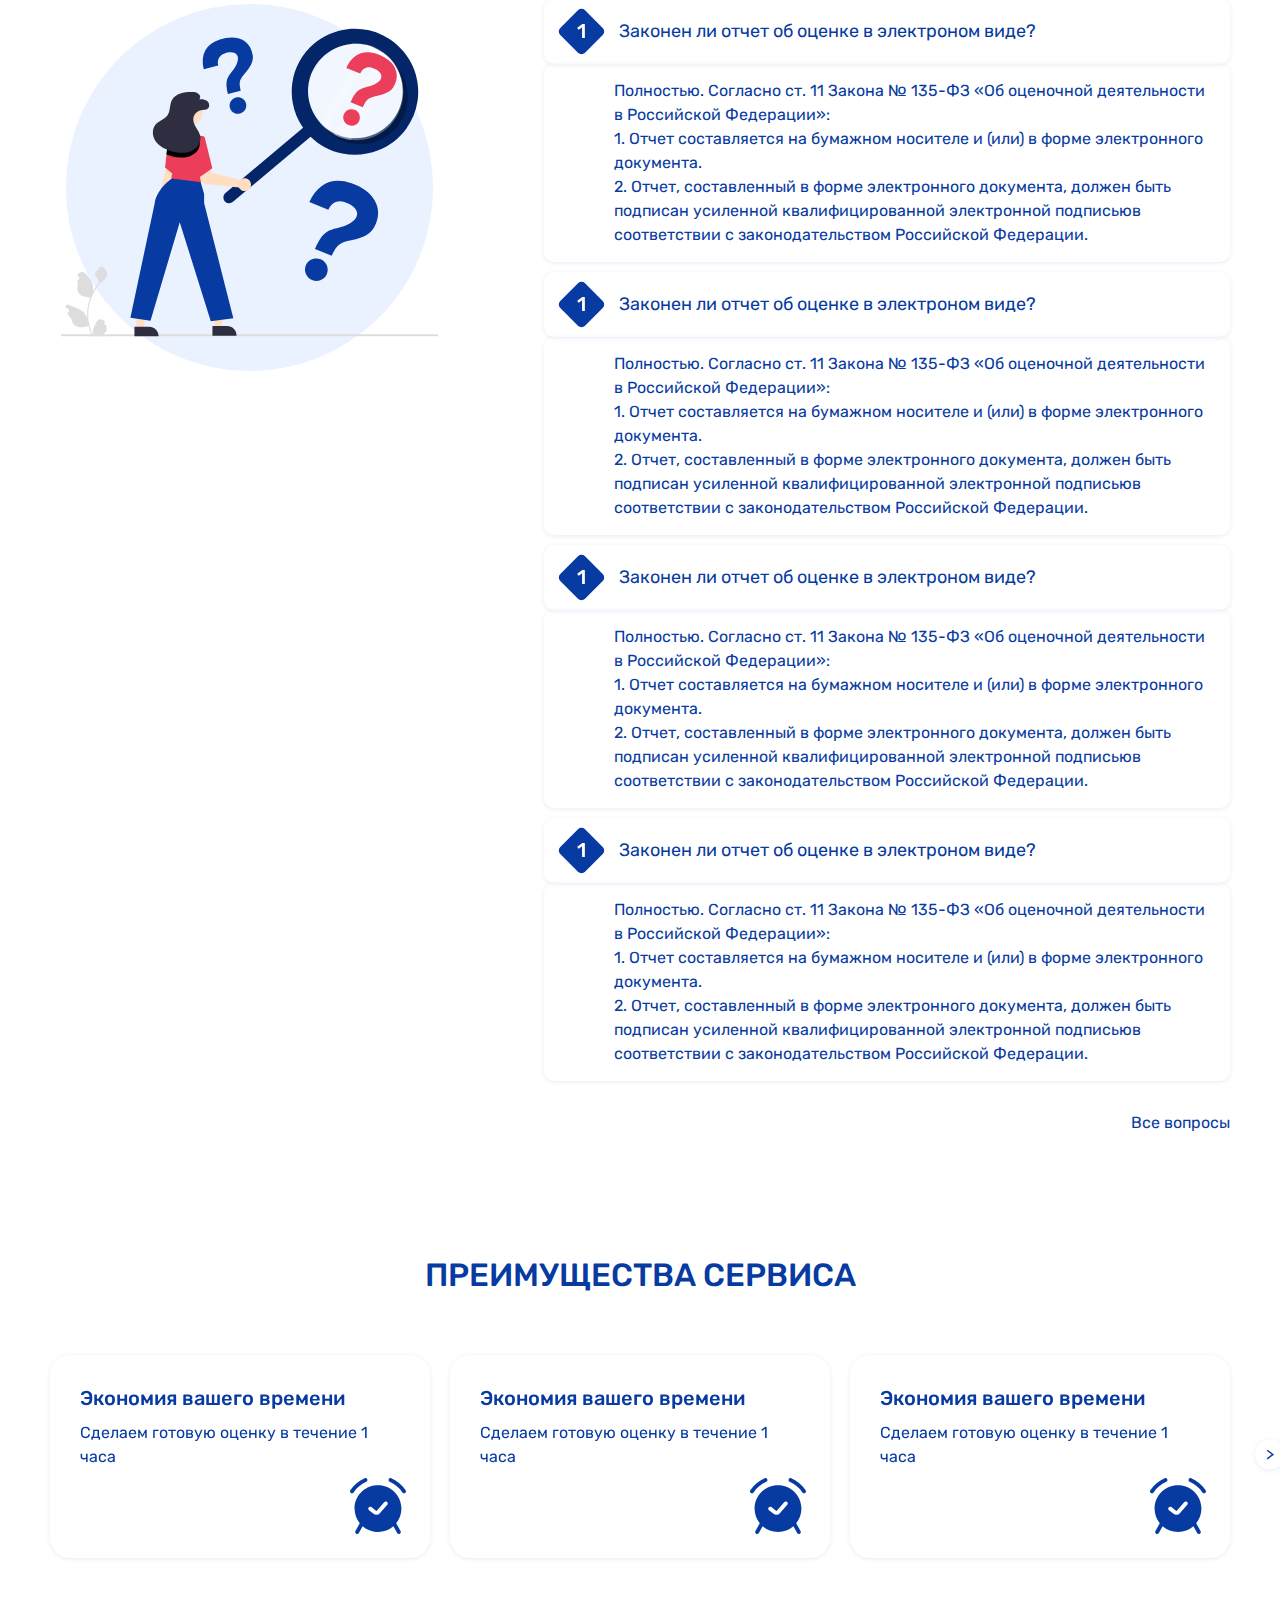
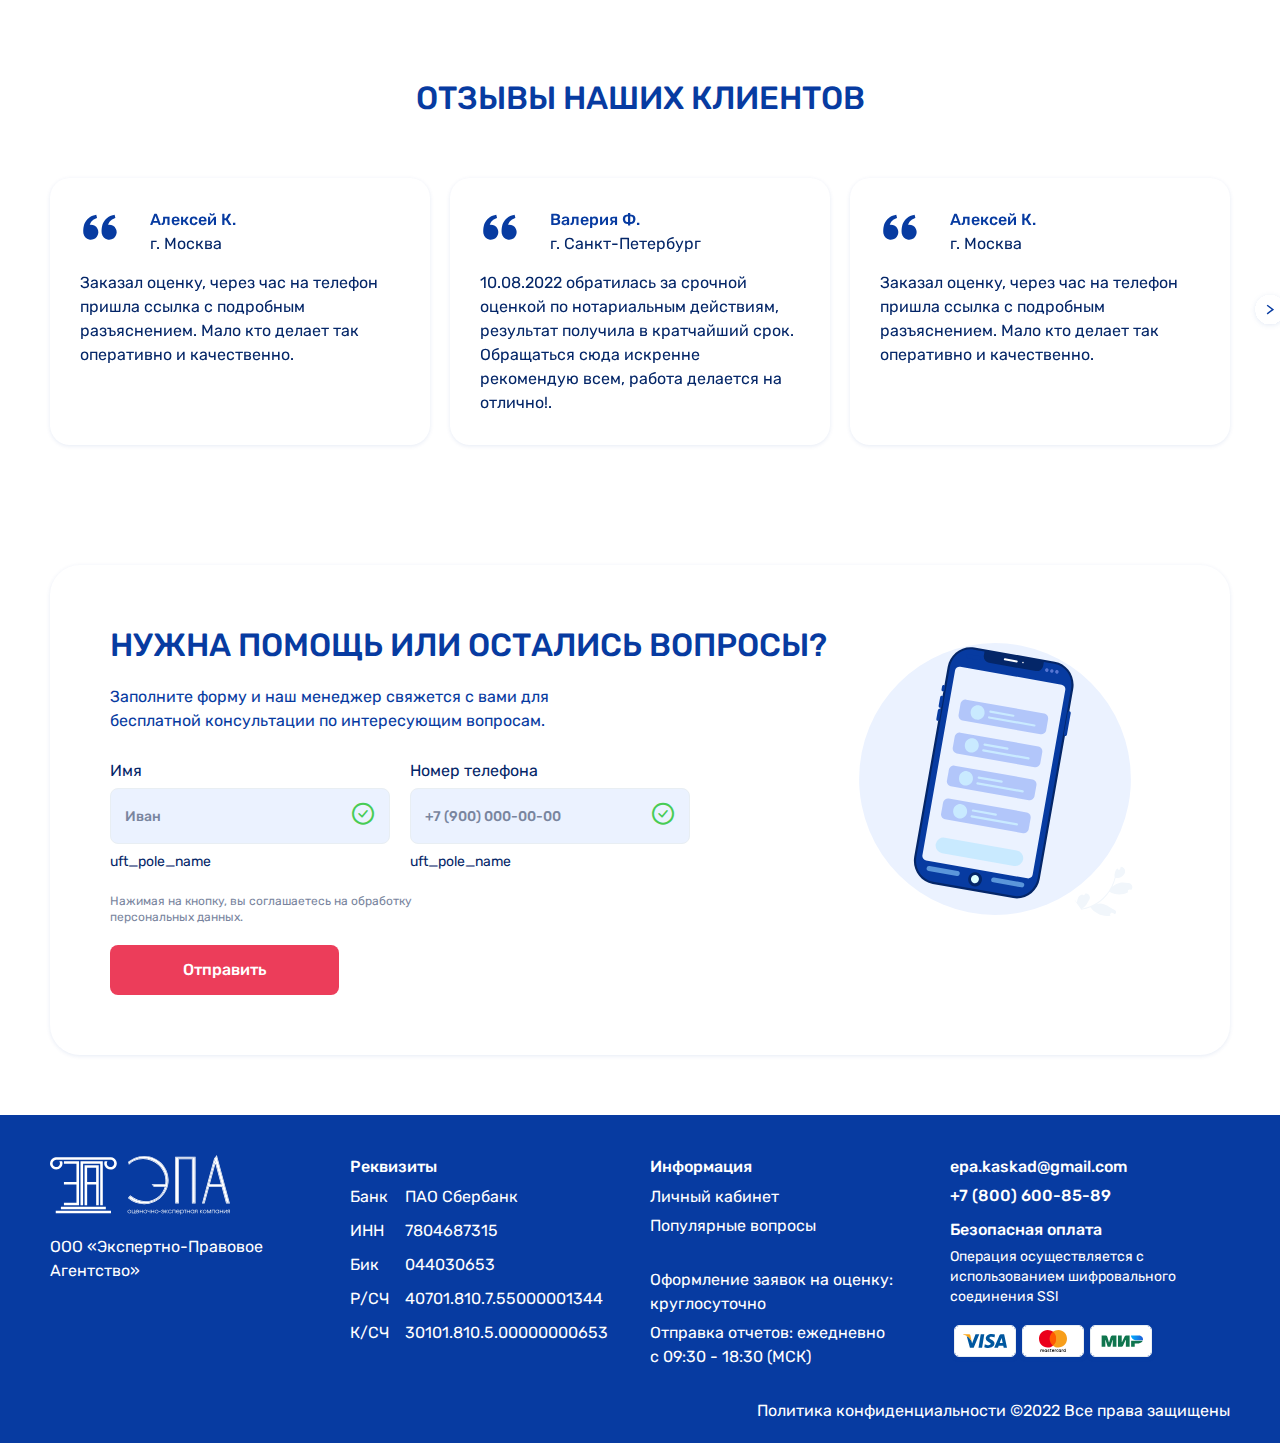
<file: home.html>
<!DOCTYPE html>
<html lang="ru">

<head>
	<title>Главная</title>
	<meta charset="UTF-8">
	<meta name="format-detection" content="telephone=no">
	<link rel="stylesheet" href="css/style.min.css?_v=20220909211708">
	<link rel="shortcut icon" href="favicon.ico">
	<!-- <meta name="robots" content="noindex, nofollow"> -->
	<meta name="viewport" content="width=device-width, initial-scale=1.0">
</head>

<body class="">
	<div class="wrapper">
		<header class="header">
			<div class="header__container">
				<div class="header__logo logo">
					<a href="" class="logo__image">
						<img src="img/logo.svg?_v=1662754629023" alt="Logo" />
					</a>
					<div class="logo__text">
						Экспертно-Правовое <br />
						Агентство
					</div>
				</div>
				<div class="header__buttons">
					<button class="header__button header__button_login button button_blue">
						Вход
					</button>
					<button class="header__button button header__button_registration button_red">
						Регистарция
					</button>
				</div>
				<div class="header__contacts contacts-header">
					<a href="tel:+78006008589" class="contacts-header__logo _icon-phone"> </a>
					<div class="contacts-header__info">
						<a href="tel:+78006008589" class="contacts-header__phone">+7 (800) 600-85-89</a>
						<span class="contacts-header__work-time">9:30 - 18:30 по МСК (ежедневно)</span>
					</div>
				</div>
				<div class="header__menu menu">
					<button type="button" class="menu__icon icon-menu"><span></span></button>
					<nav class="menu__body">
						<ul class="menu__list">
							<li class="menu__item"><a href="" class="menu__link">Войти</a></li>
							<li class="menu__item">
								<a href="" class="menu__link">Регистрация</a>
							</li>
						</ul>
					</nav>
				</div>
			</div>
		</header>

		<main class="page">
			<section class="page__main main-block">
				<div class="main-block__container">
					<div class="main-block__content">
						<h1 class="main-block__title">
							СЕРВИС ЭЛЕКТРОННОЙ ОЦЕНКИ ДЛЯ НОТАРИАЛЬНЫХ УСЛУГ
						</h1>
						<div class="main-block__services services-main">
							<ul class="services-main__items">
								<li class="services-main__item">для получения наследства</li>
								<li class="services-main__item">раздел имущества между</li>

								<li class="services-main__item">
									продажа имущества через Нотариуса
								</li>
							</ul>
						</div>
						<p class="main-block__subtitle">
							Оформление и выдача электронного отчета об оценке полностью
							онлайн по минимальной цене и самым удобным способом в России.
							Местонахождение наследников и нотариуса не имеет значения.
						</p>
						<div class="main-block__buttons">
							<button class="main-block__button button button_blue popup-link">
								Заказать оценку
							</button>
							<button class="main-block__button button button_border">
								Обратный звонок
							</button>
						</div>
					</div>
					<div class="main-block__img">
						<div class="main-block__image-ibg">
							<picture><source srcset="img/main.webp" type="image/webp"><img src="img/main.png?_v=1662754629023" alt="Main Image" /></picture>
						</div>
					</div>
				</div>
			</section>
			<div class="page__advantages advantages">
				<div class="advantages__container">
					<ul class="advantages__items">
						<li class="advantages__item">
							<div class="advantages__quantity">8500+</div>
							<div class="advantages__text">сделанных оценок имущества</div>
						</li>
						<li class="advantages__item">
							<div class="advantages__quantity">6374+</div>
							<div class="advantages__text">
								нотариуса в РФ работают с нами
							</div>
						</li>
						<li class="advantages__item">
							<div class="advantages__quantity">23+</div>
							<div class="advantages__text">
								вида оценок для нотариальных услуг
							</div>
						</li>
						<li class="advantages__item">
							<div class="advantages__quantity">3+</div>
							<div class="advantages__text">года успешной работы сервиса</div>
						</li>
					</ul>
				</div>
			</div>
			<section class="page__stages stages">
				<div class="stages__container">
					<h2 class="stages__title title">
						КАК ЗАКАЗАТЬ ЭЛЕКТРОННУЮ ОЦЕНКУ?
					</h2>
					<div class="stages__items">
						<div class="stages__item item-stage">
							<div class="item-stage__image">
								<img src="img/advantages/01.svg?_v=1662754629023" alt="" />
							</div>
							<div class="item-stage__content">
								<h3 class="item-stage__title">1. Выберите услугу</h3>
								<p class="item-stage__text">
									Для заказа электронной оценки выберите услугу и начните её
									оформление. Время заказа составляет<span> 2-5 минут</span>.
								</p>
							</div>
						</div>
						<div class="stages__item item-stage">
							<div class="item-stage__image">
								<img src="img/advantages/02.svg?_v=1662754629023" alt="" />
							</div>
							<div class="item-stage__content">
								<h3 class="item-stage__title">2. Оплатите заказ</h3>
								<p class="item-stage__text">
									Оплата на сайте осуществляется через платежный шлюз "ПАО
									Сбербанк" через
									<span>шифровальное соединение SSL</span> согласно правилам
									банка.
								</p>
							</div>
						</div>
						<div class="stages__item item-stage">
							<div class="item-stage__image">
								<img src="img/advantages/03.svg?_v=1662754629023" alt="" />
							</div>
							<div class="item-stage__content">
								<h3 class="item-stage__title">3. Войдите на сайт</h3>
								<p class="item-stage__text">
									После оплаты вы получаете доступ в ваш
									<span>Личный кабинет по SMS </span>, где будут отображаться
									результаты ваших оценок.
								</p>
							</div>
						</div>
						<div class="stages__item item-stage">
							<div class="item-stage__image">
								<img src="img/advantages/04.svg?_v=1662754629023" alt="" />
							</div>
							<div class="item-stage__content">
								<h3 class="item-stage__title">4. Получите оценку</h3>
								<p class="item-stage__text">
									В течение 1 часа мы составим оценку. Результат придёт вам на
									телефон по SMS в виде
									<span>ссылки для просмотра и скачивания</span>.
								</p>
							</div>
						</div>
					</div>
				</div>
			</section>
			<section class="page__popular-services services-popular">
				<div class="services-popular__container">
					<h2 class="services-popular__title title">ПОПУЛЯРНЫЕ ОЦЕНКИ</h2>
					<div class="services-popular__items">
						<div class="services-popular__item services-item">
							<div class="services-item__icon">
								<img src="img/services/car.svg?_v=1662754629023" alt="Car" />
							</div>
							<div class="services-item__content">
								<div class="services-item__body">
									<div class="services-item__name">Легковой автомобиль</div>
									<div class="services-item__time _icon-time">
										Срок изготовления — 1 час
									</div>
								</div>
							</div>
							<div class="services-item__actions">
								<div class="services-item__price">1100₽</div>
								<div class="services-item__order button button_red _icon-arrow">
									Заказать
								</div>
							</div>
						</div>
						<div class="services-popular__item services-item">
							<div class="services-item__icon">
								<img src="img/services/car.svg?_v=1662754629023" alt="Car" />
							</div>
							<div class="services-item__content">
								<div class="services-item__body">
									<div class="services-item__name">Легковой автомобиль</div>
									<div class="services-item__time _icon-time">
										Срок изготовления — 1 час
									</div>
								</div>
							</div>
							<div class="services-item__actions">
								<div class="services-item__price">1100₽</div>
								<div class="services-item__order button button_red _icon-arrow">
									Заказать
								</div>
							</div>
						</div>
					</div>
				</div>
			</section>
			<section class="page__orders orders-profile">
				<div class="orders-profile__container">
					<h1 class="orders-profile__title title">ВИДЫ ОЦЕНОК</h1>
					<div data-tabs class="orders-profile__tabs tabs">
						<nav data-tabs-titles class="orders-profile__nav tabs__navigation">
							<button type="submit" class="orders-profile__tab tabs__title _tab-active">
								Недвижимое имущество
							</button>
							<button type="submit" class="orders-profile__tab tabs__title">
								Активы и аренда
							</button>
							<button type="submit" class="orders-profile__tab tabs__title">
								Движимое имущество
							</button>
						</nav>
						<div data-tabs-body class="orders-profile__content tabs__content">
							<div class="orders-profile__wrappers tabs__body">
								<div class="orders-profile__items">
									<div class="orders-profile__item services-item">
										<div class="services-item__icon">
											<img src="img/services/car.svg?_v=1662754629023" alt="Car" />
										</div>
										<div class="services-item__content">
											<div class="services-item__body">
												<div class="services-item__name">
													Легковой автомобиль
												</div>
												<div class="services-item__time _icon-time">
													Срок изготовления — 1 час
												</div>
											</div>
										</div>
										<div class="services-item__actions">
											<div class="services-item__price">1100₽</div>
											<div class="services-item__order button button_red _icon-arrow">
												Заказать
											</div>
										</div>
									</div>
									<div class="orders-profile__item services-item">
										<div class="services-item__icon">
											<img src="img/services/car.svg?_v=1662754629023" alt="Car" />
										</div>
										<div class="services-item__content">
											<div class="services-item__body">
												<div class="services-item__name">
													Легковой автомобиль
												</div>
												<div class="services-item__time _icon-time">
													Срок изготовления — 1 час
												</div>
											</div>
										</div>
										<div class="services-item__actions">
											<div class="services-item__price">1100₽</div>
											<div class="services-item__order button button_red _icon-arrow">
												Заказать
											</div>
										</div>
									</div>
									<div class="orders-profile__item services-item">
										<div class="services-item__icon">
											<img src="img/services/car.svg?_v=1662754629023" alt="Car" />
										</div>
										<div class="services-item__content">
											<div class="services-item__body">
												<div class="services-item__name">
													Легковой автомобиль
												</div>
												<div class="services-item__time _icon-time">
													Срок изготовления — 1 час
												</div>
											</div>
										</div>
										<div class="services-item__actions">
											<div class="services-item__price">1100₽</div>
											<div class="services-item__order button button_red _icon-arrow">
												Заказать
											</div>
										</div>
									</div>
									<div class="orders-profile__item services-item">
										<div class="services-item__icon">
											<img src="img/services/car.svg?_v=1662754629023" alt="Car" />
										</div>
										<div class="services-item__content">
											<div class="services-item__body">
												<div class="services-item__name">
													Легковой автомобиль
												</div>
												<div class="services-item__time _icon-time">
													Срок изготовления — 1 час
												</div>
											</div>
										</div>
										<div class="services-item__actions">
											<div class="services-item__price">1100₽</div>
											<div class="services-item__order button button_red _icon-arrow">
												Заказать
											</div>
										</div>
									</div>
								</div>
							</div>
							<div class="orders-profile__wrappers tabs__body">
								<div class="orders-profile__items">
									<div class="orders-profile__item services-item">
										<div class="services-item__icon">
											<img src="img/services/car.svg?_v=1662754629023" alt="Car" />
										</div>
										<div class="services-item__content">
											<div class="services-item__body">
												<div class="services-item__name">
													Легковой автомобиль
												</div>
												<div class="services-item__time _icon-time">
													Срок изготовления — 1 час
												</div>
											</div>
										</div>
										<div class="services-item__actions">
											<div class="services-item__price">1100₽</div>
											<div class="services-item__order button button_red _icon-arrow">
												Заказать
											</div>
										</div>
									</div>
									<div class="orders-profile__item services-item">
										<div class="services-item__icon">
											<img src="img/services/car.svg?_v=1662754629023" alt="Car" />
										</div>
										<div class="services-item__content">
											<div class="services-item__body">
												<div class="services-item__name">
													Легковой автомобиль
												</div>
												<div class="services-item__time _icon-time">
													Срок изготовления — 1 час
												</div>
											</div>
										</div>
										<div class="services-item__actions">
											<div class="services-item__price">1100₽</div>
											<div class="services-item__order button button_red _icon-arrow">
												Заказать
											</div>
										</div>
									</div>
								</div>
							</div>
							<div class="orders-profile__wrappers tabs__body">
								<div class="orders-profile__items">
									<div class="orders-profile__item services-item">
										<div class="services-item__icon">
											<img src="img/services/car.svg?_v=1662754629023" alt="Car" />
										</div>
										<div class="services-item__content">
											<div class="services-item__body">
												<div class="services-item__name">
													Легковой автомобиль
												</div>
												<div class="services-item__time _icon-time">
													Срок изготовления — 1 час
												</div>
											</div>
										</div>
										<div class="services-item__actions">
											<div class="services-item__price">1100₽</div>
											<div class="services-item__order button button_red _icon-arrow">
												Заказать
											</div>
										</div>
									</div>
									<div class="orders-profile__item services-item">
										<div class="services-item__icon">
											<img src="img/services/car.svg?_v=1662754629023" alt="Car" />
										</div>
										<div class="services-item__content">
											<div class="services-item__body">
												<div class="services-item__name">
													Легковой автомобиль
												</div>
												<div class="services-item__time _icon-time">
													Срок изготовления — 1 час
												</div>
											</div>
										</div>
										<div class="services-item__actions">
											<div class="services-item__price">1100₽</div>
											<div class="services-item__order button button_red _icon-arrow">
												Заказать
											</div>
										</div>
									</div>
									<div class="orders-profile__item services-item">
										<div class="services-item__icon">
											<img src="img/services/car.svg?_v=1662754629023" alt="Car" />
										</div>
										<div class="services-item__content">
											<div class="services-item__body">
												<div class="services-item__name">
													Легковой автомобиль
												</div>
												<div class="services-item__time _icon-time">
													Срок изготовления — 1 час
												</div>
											</div>
										</div>
										<div class="services-item__actions">
											<div class="services-item__price">1100₽</div>
											<div class="services-item__order button button_red _icon-arrow">
												Заказать
											</div>
										</div>
									</div>
								</div>
							</div>
						</div>
					</div>
				</div>
			</section>
			<section class="page__questions questions">
				<div class="questions__container">
					<h2 class="questions__title title">ЧАСТО ЗАДАВАЕМЫЕ ВОПРОСЫ</h2>
					<div class="questions__content">
						<div class="questions__image-ibg_contain">
							<img src="img/questions.svg?_v=1662754629023" alt="questions" />
						</div>
						<div data-spollers data-one-spoller class="questions__items spollers">
							<div class="questions__item spollers__item">
								<button type="button" data-spoller class="questions__question spollers__title">
									<span class="questions__icon"><span>1</span></span>
									<p class="questions__text">
										Законен ли отчет об оценке в электроном виде?
									</p>
								</button>
								<div class="questions__body spollers__body">
									<p>
										Полностью. Согласно ст. 11 Закона № 135-ФЗ «Об оценочной
										деятельности в Российской Федерации»:
									</p>
									<p>
										1. Отчет составляется на бумажном носителе и (или) в форме
										электронного документа.
									</p>
									<p>
										2. Отчет, составленный в форме электронного документа,
										должен быть подписан усиленной квалифицированной
										электронной подписьюв соответствии с законодательством
										Российской Федерации.
									</p>
								</div>
							</div>
							<div class="questions__item spollers__item">
								<button type="button" data-spoller class="questions__question spollers__title">
									<span class="questions__icon"><span>1</span></span>
									<p class="questions__text">
										Законен ли отчет об оценке в электроном виде?
									</p>
								</button>
								<div class="questions__body spollers__body">
									<p>
										Полностью. Согласно ст. 11 Закона № 135-ФЗ «Об оценочной
										деятельности в Российской Федерации»:
									</p>
									<p>
										1. Отчет составляется на бумажном носителе и (или) в форме
										электронного документа.
									</p>
									<p>
										2. Отчет, составленный в форме электронного документа,
										должен быть подписан усиленной квалифицированной
										электронной подписьюв соответствии с законодательством
										Российской Федерации.
									</p>
								</div>
							</div>
							<div class="questions__item spollers__item">
								<button type="button" data-spoller class="questions__question spollers__title">
									<span class="questions__icon"><span>1</span></span>
									<p class="questions__text">
										Законен ли отчет об оценке в электроном виде?
									</p>
								</button>
								<div class="questions__body spollers__body">
									<p>
										Полностью. Согласно ст. 11 Закона № 135-ФЗ «Об оценочной
										деятельности в Российской Федерации»:
									</p>
									<p>
										1. Отчет составляется на бумажном носителе и (или) в форме
										электронного документа.
									</p>
									<p>
										2. Отчет, составленный в форме электронного документа,
										должен быть подписан усиленной квалифицированной
										электронной подписьюв соответствии с законодательством
										Российской Федерации.
									</p>
								</div>
							</div>
							<div class="questions__item spollers__item">
								<button type="button" data-spoller class="questions__question spollers__title">
									<span class="questions__icon"><span>1</span></span>
									<span class="questions__text">
										Законен ли отчет об оценке в электроном виде?
									</span>
								</button>
								<div class="questions__body spollers__body">
									<p>
										Полностью. Согласно ст. 11 Закона № 135-ФЗ «Об оценочной
										деятельности в Российской Федерации»:
									</p>
									<p>
										1. Отчет составляется на бумажном носителе и (или) в форме
										электронного документа.
									</p>
									<p>
										2. Отчет, составленный в форме электронного документа,
										должен быть подписан усиленной квалифицированной
										электронной подписьюв соответствии с законодательством
										Российской Федерации.
									</p>
								</div>
							</div>

							<button class="questions__more">
								<span>Все вопросы</span>
							</button>
						</div>
					</div>
				</div>
			</section>
			<section class="page__benefits benefits">
				<div class="benefits__container">
					<h2 class="benefits__title title">ПРЕИМУЩЕСТВА СЕРВИСА</h2>
					<div class="benefits__content">
						<div class="benefits__slider">
							<div class="benefits__swiper">
								<div class="benefits__slide benefits-slide">
									<div class="benefits__body">
										<h3 class="benefits-slide__title">
											Экономия вашего времени
										</h3>
										<p class="benefits-slide__text">
											Сделаем готовую оценку в течение 1 часа
										</p>
									</div>
									<div class="benefits__image">
										<img src="img/benefits/01.svg?_v=1662754629023" alt="" />
									</div>
								</div>
								<div class="benefits__slide benefits-slide">
									<div class="benefits__body">
										<h3 class="benefits-slide__title">
											Экономия вашего времени
										</h3>
										<p class="benefits-slide__text">
											Сделаем готовую оценку в течение 1 часа
										</p>
									</div>
									<div class="benefits__image">
										<img src="img/benefits/01.svg?_v=1662754629023" alt="" />
									</div>
								</div>
								<div class="benefits__slide benefits-slide">
									<div class="benefits__body">
										<h3 class="benefits-slide__title">
											Экономия вашего времени
										</h3>
										<p class="benefits-slide__text">
											Сделаем готовую оценку в течение 1 часа
										</p>
									</div>
									<div class="benefits__image">
										<img src="img/benefits/01.svg?_v=1662754629023" alt="" />
									</div>
								</div>
								<div class="benefits__slide benefits-slide">
									<div class="benefits__body">
										<h3 class="benefits-slide__title">
											Экономия вашего времени
										</h3>
										<p class="benefits-slide__text">
											Сделаем готовую оценку в течение 1 часа
										</p>
									</div>
									<div class="benefits__image">
										<img src="img/benefits/01.svg?_v=1662754629023" alt="" />
									</div>
								</div>
							</div>
						</div>
						<div class="benefits__arrow"></div>
					</div>
				</div>
			</section>
			<section class="page__reviews reviews">
				<div class="reviews__container">
					<h2 class="reviews__title title">ОТЗЫВЫ НАШИХ КЛИЕНТОВ</h2>
					<div class="reviews__content">
						<div class="reviews__slider">
							<div class="reviews__swiper">
								<div class="reviews__slide">
									<div class="reviews__top">
										<div class="reviews__icon"></div>
										<div class="reviews__info">
											<div class="reviews__name">Алексей К.</div>
											<div class="reviews__city">г. Москва</div>
										</div>
									</div>
									<div class="reviews__body">
										Заказал оценку, через час на телефон пришла ссылка с
										подробным разъяснением. Мало кто делает так оперативно и
										качественно.
									</div>
								</div>
								<div class="reviews__slide">
									<div class="reviews__top">
										<div class="reviews__icon"></div>
										<div class="reviews__info">
											<div class="reviews__name">Валерия Ф.</div>
											<div class="reviews__city">г. Санкт-Петербург</div>
										</div>
									</div>
									<div class="reviews__body">
										10.08.2022 обратилась за срочной оценкой по нотариальным
										действиям, результат получила в кратчайший срок.
										Обращаться сюда искренне рекомендую всем, работа делается
										на отлично!.
									</div>
								</div>
								<div class="reviews__slide">
									<div class="reviews__top">
										<div class="reviews__icon"></div>
										<div class="reviews__info">
											<div class="reviews__name">Алексей К.</div>
											<div class="reviews__city">г. Москва</div>
										</div>
									</div>
									<div class="reviews__body">
										Заказал оценку, через час на телефон пришла ссылка с
										подробным разъяснением. Мало кто делает так оперативно и
										качественно.
									</div>
								</div>
								<div class="reviews__slide">
									<div class="reviews__top">
										<div class="reviews__icon"></div>
										<div class="reviews__info">
											<div class="reviews__name">Алексей К.</div>
											<div class="reviews__city">г. Москва</div>
										</div>
									</div>
									<div class="reviews__body">
										Заказал оценку, через час на телефон пришла ссылка с
										подробным разъяснением. Мало кто делает так оперативно и
										качественно.
									</div>
								</div>
								<div class="reviews__slide">
									<div class="reviews__top">
										<div class="reviews__icon"></div>
										<div class="reviews__info">
											<div class="reviews__name">Алексей К.</div>
											<div class="reviews__city">г. Москва</div>
										</div>
									</div>
									<div class="reviews__body">
										Заказал оценку, через час на телефон пришла ссылка с
										подробным разъяснением. Мало кто делает так оперативно и
										качественно.
									</div>
								</div>
							</div>
						</div>
						<div class="reviews__arrow"></div>
					</div>
				</div>
			</section>
			<section class="page__help-form help-form">
				<div class="help-form__container">
					<div class="help-form__body">
						<div class="help-form__content">
							<h2 class="help-form__title title">
								НУЖНА ПОМОЩЬ ИЛИ ОСТАЛИСЬ ВОПРОСЫ?
							</h2>
							<p class="help-form__text">
								Заполните форму и наш менеджер свяжется с вами для бесплатной
								консультации по интересующим вопросам.
							</p>
							<form method="" action="#" class="help-form__form">
								<div class="help-form__lines">
									<div class="help-form__line">
										<label class="help-form__label label-input" for="name">Имя</label>
										<div class="help-form__wraper input-wraper">
											<input data-error="Данное поле обязательное для заполнения" data-required placeholder="Иван" class="help-form__input input" type="text" name="name" id="name" />
											<span class="_icon-success"></span>
											<span class="_icon-error"></span>
										</div>

										<span class="help-form__info info-input">uft_pole_name</span>
									</div>
									<div class="help-form__line">
										<label class="help-form__label label-input" for="phone">Номер телефона</label>

										<div class="help-form__wraper input-wraper">
											<input data-error="Данное поле обязательное для
                        заполнения" data-required placeholder="+7 (900) 000-00-00" class="help-form__input input _mask-init" type="tel" name="phone" id="phone" />
											<span class="_icon-success"></span>
											<span class="_icon-error"></span>
										</div>
										<span class="help-form__info info-input">uft_pole_name</span>
									</div>
								</div>
								<div class="help-form__bottom">
									<span class="help-form__button-subscribe">Нажимая на кнопку, вы соглашаетесь на обработку
										персональных данных.</span>
									<button type="submit" class="help-form__button button button_red">
										Отправить
									</button>
								</div>
							</form>
						</div>
						<div class="help-form__image">
							<img src="img/phone-forma.svg?_v=1662754629023" alt="" />
						</div>
					</div>
				</div>
			</section>
		</main>
		<footer class="footer">
			<div class="footer__container">
				<div class="footer__body">
					<div class="footer__column">
						<a href="#" class="footer__logo">
							<img src="img/logo-footer.svg?_v=1662754629023" alt="logo" />
						</a>
						<div class="footer__name">ООО «Экспертно-Правовое Агентство»</div>
					</div>
					<div class="footer__column column-footer">
						<h4 class="column-footer__title">Реквизиты</h4>
						<ul class="column-footer__list">
							<li class="column-footer__item"><span>Банк</span> ПАО Сбербанк</li>
							<li class="column-footer__item"><span>ИНН</span> 7804687315</li>
							<li class="column-footer__item"><span>Бик</span> 044030653</li>
							<li class="column-footer__item">
								<span>Р/СЧ</span> 40701.810.7.55000001344
							</li>
							<li class="column-footer__item">
								<span>К/СЧ </span>30101.810.5.00000000653
							</li>
						</ul>
					</div>
					<div class="footer__column column-footer">
						<h4 class="column-footer__title">Информация</h4>
						<ul class="column-footer__menu">
							<li><a class="column-footer__link" href="">Личный кабинет</a></li>
							<li><a class="column-footer__link" href="">Популярные вопросы</a></li>
						</ul>
						<p class="column-footer__info">
							Оформление заявок на оценку:<br />круглосуточно
						</p>
						<p class="column-footer__info">
							Отправка отчетов: ежедневно <br />с 09:30 - 18:30 (МСК)
						</p>
					</div>
					<div class="footer__column column-footer">
						<a href="mailto:epa.kaskad@gmail.com
	" class="column-footer__email">epa.kaskad@gmail.com
						</a>
						<a href="tel:+78006008589
	" class="column-footer__phone">+7 (800) 600-85-89
						</a>
						<div class="column-footer__pay pay">
							<p class="pay__title">Безопасная оплата</p>
							<p class="pay__text">
								Операция осуществляется с использованием шифровального соединения
								SSl
							</p>
							<div class="pay__icons">
								<img src="img/icons.svg?_v=1662754629023" alt="" />
							</div>
						</div>
					</div>
				</div>
				<div class="footer__bottom">
					<div class="footer__right">
						Политика конфиденциальности ©2022 Все права защищены
					</div>
				</div>
			</div>
		</footer>

	</div>
	<!-- Открыть/закрыть модальное окно по добавлению класса popup_show  для popup и body-->

	<div id="popup" aria-hidden="true" class="popup browser">
		<div class="popup__wrapper browser__wrapper">
			<div class="popup__content browser__content">
				<button data-close type="button" class="popup__close _icon-delete"></button>
				<div class="popup__body browser__body">
					<div class="browser__title popup__title">Ваш браузер устарел</div>
					<p class="browser__text">
						Вы пользуетесь устаревшей версией браузера, из-за этого сайт может
						работать медленно и с ошибками.
					</p>
					<p class="browser__list-title">
						Пожалуйста, установите последнюю версию браузера:
					</p>
					<ul class="browser__list">
						<li class="browser__item">
							<a href>
								<img src="img/browser/yandex.svg?_v=1662754629023" alt="" />
								<span>Яндекс.Браузер</span>
							</a>
						</li>
						<li class="browser__item">
							<a href>
								<img src="img/browser/firefox.svg?_v=1662754629023" alt="" />
								<span>Mozilla Firefox</span>
							</a>
						</li>
						<li class="browser__item">
							<a href>
								<img src="img/browser/google chrome.svg?_v=1662754629023" alt="" />
								<span>Google Chrome</span>
							</a>
						</li>
						<li class="browser__item">
							<a href>
								<img src="img/browser/opera.svg?_v=1662754629023" alt="" />
								<span>Opera</span>
							</a>
						</li>
					</ul>
				</div>
			</div>
		</div>
	</div>

	<div id="popup10" aria-hidden="true" class="popup browser">
		<div class="popup__wrapper browser__wrapper">
			<div class="popup__content browser__content">
				<button data-close type="button" class="popup__close _icon-delete"></button>
				<div class="popup__body browser__body">
					<div class="browser__title popup__title">Сохранение изменений</div>
					<p class="browser__text popup__text">
						Обратите внимание, для сохранения изменений в заказе потребуется
						доплатить.
					</p>
					<div class="browser__price">Стоимость: <span>500</span>₽</div>
					<div class="browser__buttons">
						<button class="browser__button button button_light">Отменить</button>
						<button class="browser__button button button_blue">Продолжить</button>
					</div>
				</div>
			</div>
		</div>
	</div>

	<div id="popup2" aria-hidden="true" class="popup login">
		<div class="popup__wrapper">
			<div class="popup__content login__content">
				<button data-close type="button" class="popup__close _icon-delete"></button>
				<div class="popup__body login__body">
					<div class="login__logo">
						<img src="img/logo.svg?_v=1662754629023" alt="" />
					</div>
					<div class="login__title popup__title">Вход в личный кабинет</div>
					<form action="#" class="login__form popup__form">
						<div class="help-form__line">
							<label class="help-form__label label-input" for="phone">Номер телефона</label>

							<div class="help-form__wraper input-wraper">
								<input data-error="Данное поле обязательное для
                        заполнения" data-required placeholder="+7 (900) 000-00-00" class="help-form__input input _mask-init" type="tel" name="phone" id="phone" />
								<span class="_icon-success"></span>
								<span class="_icon-error"></span>
							</div>
							<span class="help-form__info info-input">uft_pole_name</span>
						</div>
						<div class="user-info__line">
							<div class="user-info__label-block">
								<label class="user-info__label label-input" for="for">
									Пароль
								</label>
								<a href="#" class="user-info__password">Забыли пароль?</a>
							</div>
							<div class="user-info__wraper input-wraper">
								<input data-error="Данное поле обязательное для заполнения" data-required class="user-info__input input" type="password" name="surname" id="for" />
								<span class="_icon-success"></span>
								<span class="_icon-error"></span>
							</div>

							<span class="user-info__info info-input">uft_pole_name</span>
						</div>
						<button type="submit" class="login__button button button_red">
							Войти
						</button>
						<button>Регистрация</button>
					</form>
				</div>
			</div>
		</div>
	</div>

	<div id="popup3" aria-hidden="true" class="popup login">
		<div class="popup__wrapper">
			<div class="popup__content login__content">
				<button data-close type="button" class="popup__close _icon-delete"></button>
				<div class="popup__body login__body">
					<div class="login__logo">
						<img src="img/logo.svg?_v=1662754629023" alt="" />
					</div>
					<div class="login__title popup__title">Сброс пароля</div>
					<p class="login__text popup__text">
						Введите ваш номер телефона для восстановления доступа
					</p>
					<form action="#" class="login__form popup__form">
						<div class="help-form__line">
							<label class="help-form__label label-input" for="phone">Номер телефона</label>

							<div class="help-form__wraper input-wraper">
								<input data-error="Данное поле обязательное для
                        заполнения" data-required placeholder="+7 (900) 000-00-00" class="help-form__input input _mask-init" type="tel" name="phone" id="phone" />
								<span class="_icon-success"></span>
								<span class="_icon-error"></span>
							</div>
							<span class="help-form__info info-input">uft_pole_name</span>
						</div>

						<button type="submit" class="login__button button button_red">
							Далее
						</button>
						<button>Сброс пароля по email</button>
					</form>
				</div>
			</div>
		</div>
	</div>

	<div id="popup4" aria-hidden="true" class="popup login">
		<div class="popup__wrapper">
			<div class="popup__content login__content">
				<button data-close type="button" class="popup__close _icon-delete"></button>
				<div class="popup__body login__body">
					<div class="login__logo">
						<img src="img/logo.svg?_v=1662754629023" alt="" />
					</div>
					<div class="login__title popup__title">Восстановление</div>
					<p class="login__text popup__text">
						По данному номеру телефону указаны следующие данные:
					</p>
					<p class="login__name popup__name">Петров М. А.</p>
					<form action="#" class="login__form popup__form">
						<button class="login__button button button_border">
							Это не мои данные
						</button>
						<button class="login__button button button_red">Войти</button>
					</form>
				</div>
			</div>
		</div>
	</div>

	<div id="popup5" aria-hidden="true" class="popup login">
		<div class="popup__wrapper">
			<div class="popup__content login__content">
				<button data-close type="button" class="popup__close _icon-delete"></button>
				<div class="popup__body login__body">
					<div class="login__logo">
						<img src="img/logo.svg?_v=1662754629023" alt="" />
					</div>
					<div class="login__title popup__title">Подтверждение</div>
					<p class="login__text popup__text">
						Мы вышлем на <span>example@gmail.com</span> письмо с кодом
					</p>
					<form action="#" class="login__form popup__form">
						<div class="user-info__line login__line">
							<label class="user-info__label label-input password-label" for="password">Код из SMS</label>
							<div class="user-info__wraper wrapper__password popup-password">
								<input class="input input-password" type="tel" maxlength="1" name="password" id="password" />
								<input class="input input-password" type="tel" maxlength="1" name="password" id="password" />
								<input class="input input-password" type="tel" maxlength="1" name="password" id="password" />
								<input class="input input-password" type="tel" maxlength="1" name="password" id="password" />
							</div>
						</div>

						<button type="" class="login__button button button_light">
							Далее
						</button>
					</form>
				</div>
			</div>
		</div>
	</div>
	<div id="popup6" aria-hidden="true" class="popup">
		<div class="popup__wrapper">
			<div class="popup__content login__content">
				<button data-close type="button" class="popup__close _icon-delete"></button>
				<div class="popup__body login__body">
					<div class="login__logo">
						<img src="img/logo.svg?_v=1662754629023" alt="" />
					</div>
					<div class="login__title popup__title">Подтверждение</div>
					<p class="login__text popup__text">
						Мы вышлем на <span>+7 (900) 000-00-00</span> бесплатное SMS с кодом
					</p>
					<form action="#" class="login__form popup__form">
						<div class="user-info__line login__line">
							<label class="user-info__label label-input password-label" for="password">Код из SMS</label>
							<div class="user-info__wraper wrapper__password popup-password">
								<input class="input input-password" type="tel" maxlength="1" name="password" id="password" />
								<input class="input input-password" type="tel" maxlength="1" name="password" id="password" />
								<input class="input input-password" type="tel" maxlength="1" name="password" id="password" />
								<input class="input input-password" type="tel" maxlength="1" name="password" id="password" />
							</div>
						</div>

						<button type="" class="login__button button button_light">
							Далее
						</button>
					</form>
				</div>
			</div>
		</div>
	</div>

	<div id="popup7" aria-hidden="true" class="popup login">
		<div class="popup__wrapper">
			<div class="popup__content login__content">
				<button data-close type="button" class="popup__close _icon-delete"></button>
				<div class="popup__body login__body">
					<div class="login__logo">
						<img src="img/logo.svg?_v=1662754629023" alt="" />
					</div>
					<div class="login__title popup__title">Введите новый пароль</div>
					<p class="login__text popup__text">
						Придумайте новый пароль не короче 6 символов
					</p>
					<form action="#" class="login__form popup__form">
						<div class="user-info__line">
							<div class="user-info__label-block">
								<label class="user-info__label label-input" for="surname">
									Пароль
								</label>
							</div>
							<div class="user-info__wraper input-wraper">
								<input data-error="Данное поле обязательное для заполнения" data-required class="user-info__input input" type="password" name="surname" id="name" />
								<span class="_icon-success"></span>
								<span class="_icon-error"></span>
							</div>

							<span class="user-info__info info-input">uft_pole_name</span>
						</div>
						<div class="user-info__line">
							<div class="user-info__label-block">
								<label class="user-info__label label-input" for="surname">
									Повторите новый пароль
								</label>
							</div>
							<div class="user-info__wraper input-wraper">
								<input data-error="Данное поле обязательное для заполнения" data-required class="user-info__input input" type="password" name="surname" id="name" />
								<span class="_icon-success"></span>
								<span class="_icon-error"></span>
							</div>

							<span class="user-info__info info-input">uft_pole_name</span>
						</div>
						<button type="submit" class="login__button button button_red">
							Сохранить
						</button>
					</form>
				</div>
			</div>
		</div>
	</div>

	<div id="popup8" aria-hidden="true" class="popup login">
		<div class="popup__wrapper">
			<div class="popup__content login__content">
				<button data-close type="button" class="popup__close _icon-delete"></button>
				<div class="popup__body login__body">
					<div class="login__logo">
						<img src="img/logo.svg?_v=1662754629023" alt="" />
					</div>
					<div class="login__title popup__title">Регистрация профиля</div>

					<form action="#" class="login__form popup__form">
						<div class="help-form__line input-tel">
							<label class="help-form__label label-input" for="phone">Номер телефона</label>

							<div class="help-form__wraper input-wraper">
								<input data-error="Данное поле обязательное для
                        заполнения" data-required placeholder="+7 (900) 000-00-00" class="help-form__input input _mask-init" type="tel" name="phone" id="phone" />
								<span class="_icon-success"></span>
								<span class="_icon-error"></span>
							</div>
							<span class="help-form__info info-input">uft_pole_name</span>
						</div>
						<div class="user-info__line input-email">
							<div class="user-info__label-block">
								<label class="user-info__label label-input" for="surname">
									Email <span>(не обязательно)</span></label>
							</div>
							<div class="user-info__wraper input-wraper">
								<input data-error="Данное поле обязательное для заполнения" data-required="email" class="user-info__input input" type="email" name="surname" id="name" />
								<span class="_icon-success"></span>
								<span class="_icon-error"></span>
							</div>

							<span class="user-info__info info-input">uft_pole_name</span>
						</div>
						<div class="user-info__line input-passw">
							<div class="user-info__label-block">
								<label class="user-info__label label-input" for="surname">
									Пароль
								</label>
							</div>
							<div class="user-info__wraper input-wraper">
								<input data-error="Данное поле обязательное для заполнения" data-required class="user-info__input input" type="password" name="surname" id="name" />
								<span class="_icon-success"></span>
								<span class="_icon-error"></span>
							</div>

							<span class="user-info__info info-input">uft_pole_name</span>
						</div>
						<div class="user-info__line input-passw-new">
							<div class="user-info__label-block">
								<label class="user-info__label label-input" for="surname">
									Повторите новый пароль
								</label>
							</div>
							<div class="user-info__wraper input-wraper">
								<input data-error="Данное поле обязательное для заполнения" data-required class="user-info__input input" type="password" name="surname" id="name" />
								<span class="_icon-success"></span>
								<span class="_icon-error"></span>
							</div>

							<span class="user-info__info info-input">uft_pole_name</span>
						</div>
						<div class="user-info__description">
							Нажимая на кнопку “Зарегистрироваться”, вы соглашаетесь на
							<a href="#">обработку персональных данных</a>.
						</div>

						<button type="submit" class="login__button button button_red">
							Зарегистрироваться
						</button>
						<button>Уже зарегистрированы? Войти</button>
					</form>
				</div>
			</div>
		</div>
	</div>

	<div id="popup9" aria-hidden="true" class="popup login">
		<div class="popup__wrapper">
			<div class="popup__content login__content">
				<button data-close type="button" class="popup__close _icon-delete"></button>
				<div class="popup__body login__body">
					<div class="login__logo">
						<img src="img/logo.svg?_v=1662754629023" alt="" />
					</div>
					<div class="login__title popup__title">Заполнение профиля</div>
					<p class="login__text popup__text">
						Заполните следующие поля, чтобы завершить регистрацию
					</p>

					<form action="#" class="login__form popup__form">
						<!-- Фамилия -->
						<div class="user-info__line input-surname">
							<label class="user-info__label label-input" for="surname">Фамилия*</label>
							<div class="user-info__wraper input-wraper">
								<input data-error="Данное поле обязательное для заполнения" data-required placeholder="Иванов" class="user-info__input input" type="text" name="surname" id="name" />
								<span class="_icon-success"></span>
								<span class="_icon-error"></span>
							</div>

							<span class="user-info__info info-input">uft_pole_name</span>
						</div>
						<!-- Имя -->
						<div class="user-info__line input-name">
							<label class="user-info__label label-input" for="name">Имя*</label>
							<div class="user-info__wraper input-wraper">
								<input data-error="Данное поле обязательное для заполнения" data-required placeholder="Иван" class="user-info__input input" type="text" name="name" id="name" />
								<span class="_icon-success"></span>
								<span class="_icon-error"></span>
							</div>

							<span class="user-info__info info-input">uft_pole_name</span>
						</div>

						<!-- Отчество -->
						<div class="user-info__line input-fat-name">
							<label class="user-info__label label-input" for="name-fat">Отчество</label>
							<div class="user-info__wraper input-wraper">
								<input data-error="Данное поле обязательное для заполнения" data-required placeholder="Иванович" class="user-info__input input" type="text" name="name" id="name" />
								<span class="_icon-success"></span>
								<span class="_icon-error"></span>
							</div>

							<span class="user-info__info info-input">uft_pole_name</span>
						</div>

						<!-- Место проживания -->
						<div class="user-info__line input-location">
							<label class="user-info__label label-input _icon-hint" for="name-fat">Место проживания</label>
							<div class="user-info__wraper input-wraper">
								<input placeholder="Москва, Липецкая область" class="user-info__input input" type="text" name="name" id="name" />
								<span class="_icon-success"></span>
								<span class="_icon-error"></span>
							</div>

							<span class="user-info__info info-input">uft_pole_name</span>
						</div>

						<button type="submit" class="login__button button button_red">
							Зарегистрироваться
						</button>
						<button>Уже зарегистрированы? Войти</button>
					</form>
				</div>
			</div>
		</div>
	</div>
	<script src="js/app.min.js?_v=20220909211709"></script>
</body>

</html>
</file>
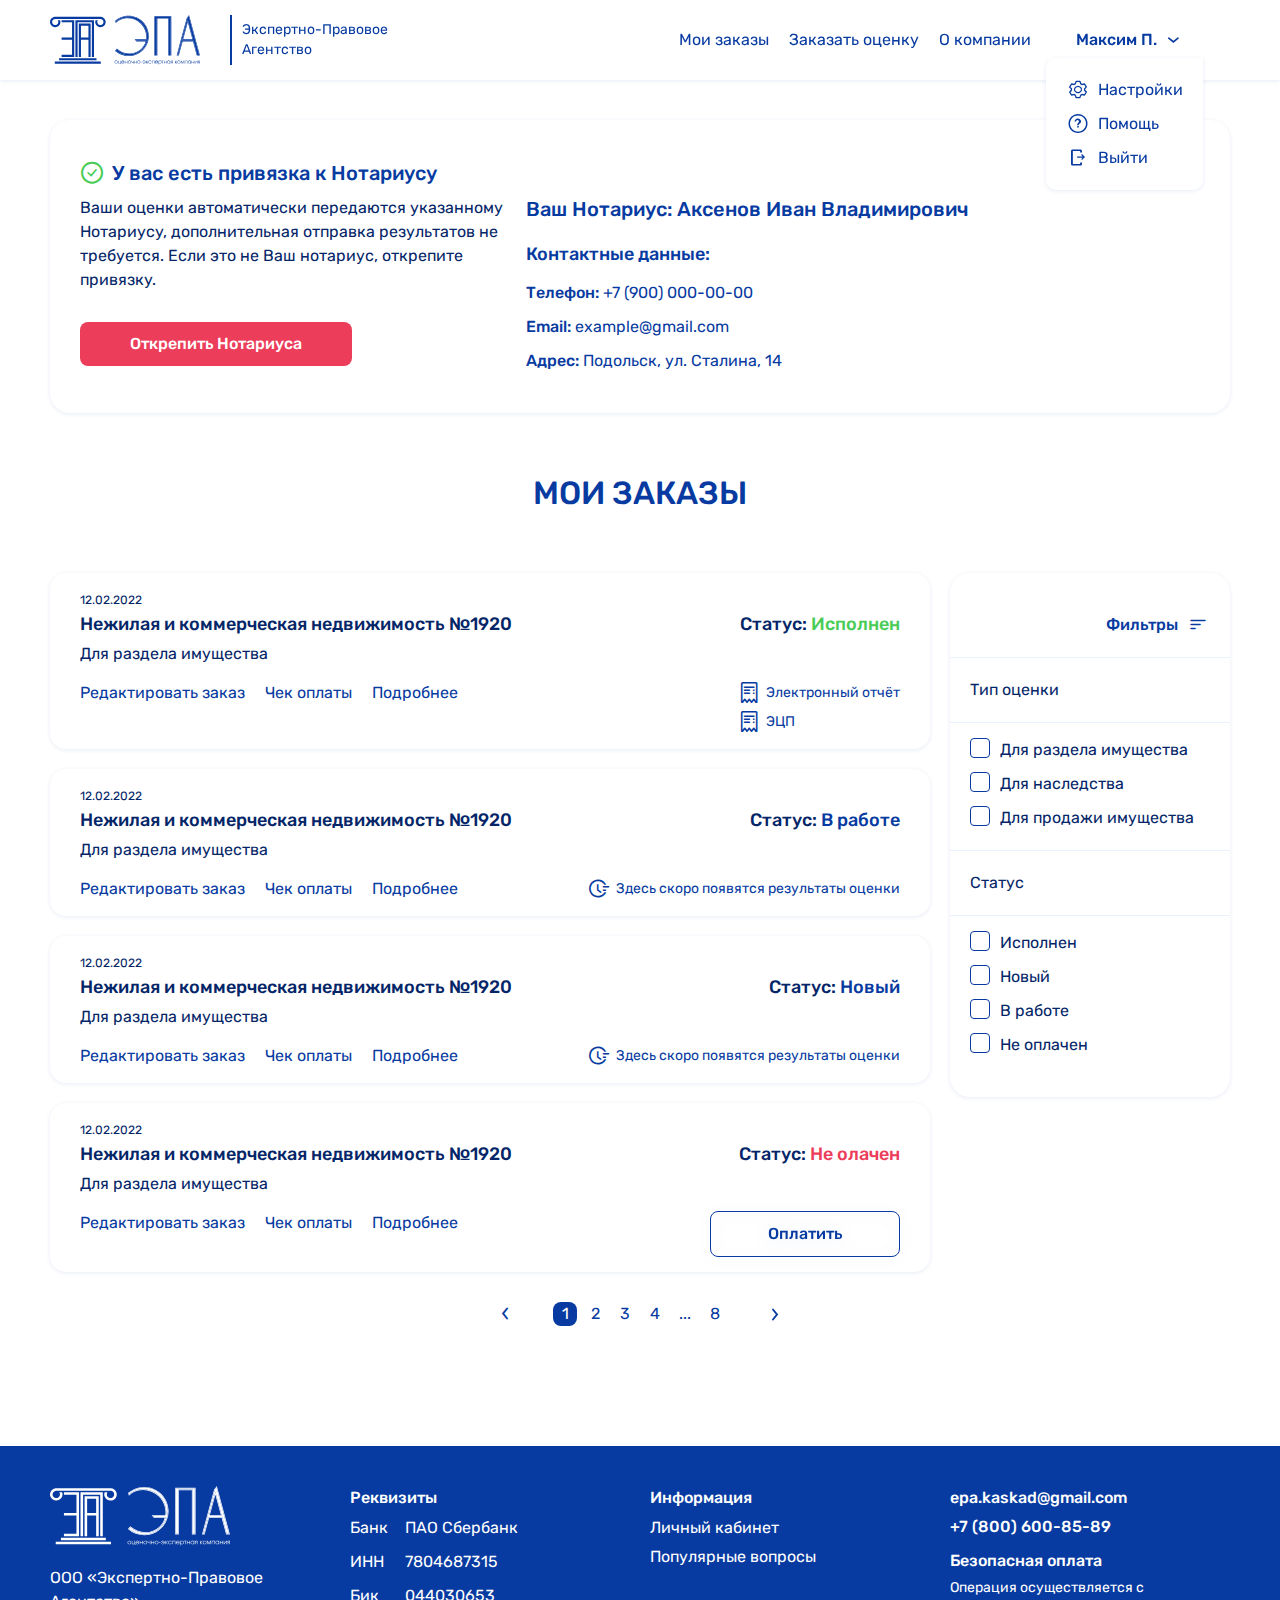
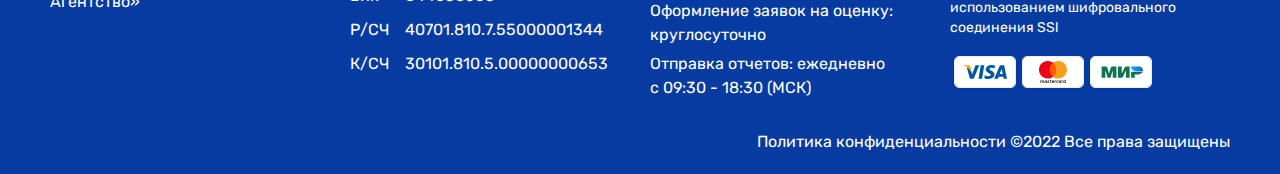
<file: profile.html>
<!DOCTYPE html>
<html lang="ru">

<head>
	<title>Профиль</title>
	<meta charset="UTF-8">
	<meta name="format-detection" content="telephone=no">
	<link rel="stylesheet" href="css/style.min.css?_v=20220909211708">
	<link rel="shortcut icon" href="favicon.ico">
	<!-- <meta name="robots" content="noindex, nofollow"> -->
	<meta name="viewport" content="width=device-width, initial-scale=1.0">
</head>

<body>
	<div class="wrapper">
		<header class="header">
			<div class="header__container">
				<div class="header__logo logo">
					<a href="" class="logo__image">
						<img src="img/logo.svg?_v=1662754629023" alt="Logo" />
					</a>
					<div class="logo__text">
						Экспертно-Правовое <br />
						Агентство
					</div>
				</div>
				<div class="header__menu-block menu-block">
					<ul class="menu-block__list">
						<li><a href="" class="menu-block__link">Мои заказы</a></li>
						<li><a href="" class="menu-block__link">Заказать оценку</a></li>
						<li><a href="" class="menu-block__link">О компании</a></li>
					</ul>
				</div>
				<div class="header__user">
					<a href="#" data-da=".menu__user,768,0" class="header__user-name _icon-arrow">Максим П.</a>
					<nav class="header__user-menu user-menu header__user-menu_open">
						<ul class="user-menu__list">
							<li class="user-menu__item _icon-setting">
								<a href="">Настройки </a>
							</li>
							<li class="user-menu__item _icon-help"><a href="">Помощь </a></li>
							<li class="user-menu__item _icon-logout"><a href="">Выйти </a></li>
						</ul>
					</nav>
				</div>

				<div class="header__menu menu">
					<button type="button" class="menu__icon icon-menu"><span></span></button>
					<nav class="menu__body">
						<div class="menu__user"></div>
						<ul class="menu__list">
							<li class="menu__item">
								<a href="" class="menu__link">Мои заказы</a>
							</li>
							<li class="menu__item">
								<a href="" class="menu__link">Заказать оценку</a>
							</li>
							<li class="menu__item">
								<a href="" class="menu__link">О компании</a>
							</li>
							<li class="menu__item">
								<a href="" class="menu__link">Настройки </a>
							</li>
							<li class="menu__item">
								<a href="" class="menu__link">Помощь</a>
							</li>
							<li class="menu__item">
								<a href="" class="menu__link">Выйти</a>
							</li>
						</ul>
					</nav>
				</div>
			</div>
		</header>

		<main class="page page-profile profile">
			<div class="profile__container">
				<section class="profile__notary notary">
					<div class="notary__container">
						<h2 class="notary__title _icon-success notary__title__green">
							У вас есть привязка к Нотариусу
						</h2>

						<div class="notary__blocks">
							<div class="notary__content block-notary">
								<p class="block-notary__text">
									Ваши оценки автоматически передаются указанному Нотариусу,
									дополнительная отправка результатов не требуется. Если это
									не Ваш нотариус, открепите привязку.
								</p>
								<button class="block-notary__button button button_red">
									Открепить Нотариуса
								</button>
							</div>
							<div class="notary__info block-notary">
								<div class="block-notary__name">
									Ваш Нотариус: <span>Аксенов Иван Владимирович </span>
								</div>
								<div class="block-notary__contact">
									<h4 class="block-notary__title">Контактные данные:</h4>
									<ul class="block-notary__list">
										<li>
											<span>Телефон:</span>
											<a href="tel:+79000000000" class="block-notary__info">+7 (900) 000-00-00</a>
										</li>
										<li>
											<span>Email:</span>
											<a href="mailto:example@gmail.com" class="block-notary__info">example@gmail.com</a>
										</li>
										<li>
											<span>Адрес:</span>
											<span class="block-notary__info">Подольск, ул. Сталина, 14</span>
										</li>
									</ul>
								</div>
							</div>
						</div>
					</div>
				</section>
				<section class="profile__orders orders-profile">
					<h1 class="orders-profile__title title">МОИ ЗАКАЗЫ</h1>
					<div class="orders-profile__body">
						<div class="orders-profile__content">
							<div class="orders-profile__item item-orders item-orders_fulfilled">
								<span class="orders-profile__more _icon-more"></span>
								<div class="item-orders__data">12.02.2022</div>
								<div class="item-orders__info">
									<div class="item-orders__name">
										Нежилая и коммерческая недвижимость №<span>1920</span>
									</div>
									<div class="item-orders__state">
										Статус:
										<span class="item-orders__status item-orders__status_success">Исполнен</span>
									</div>
								</div>
								<div class="item-orders__description">
									Для раздела имущества
								</div>
								<div class="item-orders__bottom">
									<ul class="item-orders__list">
										<li class="item-orders__link">
											<a href="">Редактировать заказ</a>
										</li>
										<li class="item-orders__link">
											<a href="">Чек оплаты</a>
										</li>
										<li class="item-orders__link">
											<a href="">Подробнее</a>
										</li>
									</ul>
									<div class="item-orders__results">
										<a href="" class="item-orders__result results _icon-receipt">Электронный отчёт</a>
										<a href="" class="item-orders__result results _icon-receipt">ЭЦП</a>
									</div>
								</div>
							</div>
							<div class="orders-profile__item item-orders item-orders_progress">
								<span class="orders-profile__more _icon-more"></span>
								<div class="item-orders__data">12.02.2022</div>
								<div class="item-orders__info">
									<div class="item-orders__name">
										Нежилая и коммерческая недвижимость №<span>1920</span>
									</div>
									<div class="item-orders__state">
										Статус:
										<span class="item-orders__status item-orders__status_process">В работе</span>
									</div>
								</div>
								<div class="item-orders__description">
									Для раздела имущества
								</div>
								<div class="item-orders__bottom">
									<ul class="item-orders__list">
										<li class="item-orders__link">
											<a href="">Редактировать заказ</a>
										</li>
										<li class="item-orders__link">
											<a href="">Чек оплаты</a>
										</li>
										<li class="item-orders__link">
											<a href="">Подробнее</a>
										</li>
									</ul>
									<div class="item-orders__results">
										<span class="item-orders__result results _icon-time">Здесь скоро появятся результаты оценки</span>
									</div>
								</div>
							</div>
							<div class="orders-profile__item item-orders item-orders_progress">
								<span class="orders-profile__more _icon-more"></span>
								<div class="item-orders__data">12.02.2022</div>
								<div class="item-orders__info">
									<div class="item-orders__name">
										Нежилая и коммерческая недвижимость №<span>1920</span>
									</div>
									<div class="item-orders__state">
										Статус:
										<span class="item-orders__status item-orders__status_process">Новый</span>
									</div>
								</div>
								<div class="item-orders__description">
									Для раздела имущества
								</div>
								<div class="item-orders__bottom">
									<ul class="item-orders__list">
										<li class="item-orders__link">
											<a href="">Редактировать заказ</a>
										</li>
										<li class="item-orders__link">
											<a href="">Чек оплаты</a>
										</li>
										<li class="item-orders__link">
											<a href="">Подробнее</a>
										</li>
									</ul>
									<div class="item-orders__results">
										<span class="item-orders__result results _icon-time">Здесь скоро появятся результаты оценки</span>
									</div>
								</div>
							</div>
							<div class="orders-profile__item item-orders item-orders_unpaid">
								<span class="orders-profile__more _icon-more"></span>
								<div class="item-orders__data">12.02.2022</div>
								<div class="item-orders__info">
									<div class="item-orders__name">
										Нежилая и коммерческая недвижимость №<span>1920</span>
									</div>
									<div class="item-orders__state">
										Статус:
										<span class="item-orders__status item-orders__status_unpaid">Не олачен</span>
									</div>
								</div>
								<div class="item-orders__description">
									Для раздела имущества
								</div>
								<div class="item-orders__bottom">
									<ul class="item-orders__list">
										<li class="item-orders__link">
											<a href="">Редактировать заказ</a>
										</li>
										<li class="item-orders__link">
											<a href="">Чек оплаты</a>
										</li>
										<li class="item-orders__link">
											<a href="">Подробнее</a>
										</li>
									</ul>
									<div class="item-orders__results">
										<button class="item-orders__button button button_border">
											Оплатить
										</button>
									</div>
								</div>
							</div>
						</div>
						<div class="orders-profile__filter filter-block">
							<div class="filter-block__title filter-block__title_open _icon-filter">
								Фильтры
							</div>
							<div class="filter-block__content">
								<div class="filter-block__item item-filter">
									<div class="item-filter__title">Тип оценки</div>
									<div class="item-filter__body">
										<div class="checkbox item-filter__checkbox">
											<input id="cw_1" data-error="Ошибка" class="filter-block__input checkbox__input" type="checkbox" value="1" name="form[]" />
											<label for="cw_1" class="checkbox__label"><span class="filter-block__text-label checkbox__text label-input">Для раздела имущества</span></label>
										</div>
										<div class="checkbox item-filter__checkbox">
											<input id="cw_2" data-error="Ошибка" class="item-filter__input checkbox__input" type="checkbox" value="1" name="form[]" />
											<label for="cw_2" class="checkbox__label"><span class="item-filter__text-label checkbox__text label-input">Для наследства
												</span></label>
										</div>
										<div class="checkbox item-filter__checkbox">
											<input id="cw_3" data-error="Ошибка" class="item-filter__input checkbox__input" type="checkbox" value="1" name="form[]" />
											<label for="cw_3" class="checkbox__label"><span class="item-filter__text-label checkbox__text label-input">Для продажи имущества</span></label>
										</div>
									</div>
								</div>
								<div class="filter-block__item item-filter">
									<div class="item-filter__title">Статус</div>
									<div class="item-filter__body">
										<div class="checkbox item-filter__checkbox">
											<input id="cr_1" data-error="Ошибка" class="item-filter__input checkbox__input" type="checkbox" value="1" name="form[]" />
											<label for="cr_1" class="checkbox__label"><span class="item-filter__text-label checkbox__text label-input">Исполнен</span></label>
										</div>
										<div class="checkbox item-filter__checkbox">
											<input id="cr_2" data-error="Ошибка" class="item-filter__input checkbox__input" type="checkbox" value="1" name="form[]" />
											<label for="cr_2" class="checkbox__label"><span class="item-filter__text-label checkbox__text label-input">Новый
												</span></label>
										</div>
										<div class="checkbox item-filter__checkbox">
											<input id="cr_3" data-error="Ошибка" class="item-filter__input checkbox__input" type="checkbox" value="1" name="form[]" />
											<label for="cr_3" class="checkbox__label"><span class="item-filter__text-label checkbox__text label-input">В работе</span></label>
										</div>
										<div class="checkbox item-filter__checkbox">
											<input id="cr_4" data-error="Ошибка" class="item-filter__input checkbox__input" type="checkbox" value="1" name="form[]" />
											<label for="cr_4" class="checkbox__label"><span class="item-filter__text-label checkbox__text label-input">Не оплачен</span></label>
										</div>
									</div>
								</div>
							</div>
						</div>
					</div>
				</section>
				<nav class="profile__pagination pagination">
					<ul class="pagination__list">
						<li class="pagination__item pagination__current">
							<span class="pagination__link">1</span>
						</li>
						<li class="pagination__item">
							<a href="" class="pagination__link">2</a>
						</li>
						<li class="pagination__item">
							<a href="" class="pagination__link">3</a>
						</li>
						<li class="pagination__item">
							<a href="" class="pagination__link">4</a>
						</li>
						<li class="pagination__item">
							<a href="" class="pagination__link">...</a>
						</li>
						<li class="pagination__item">
							<a href="" class="pagination__link">8</a>
						</li>
					</ul>
				</nav>
			</div>
		</main>
		<footer class="footer">
			<div class="footer__container">
				<div class="footer__body">
					<div class="footer__column">
						<a href="#" class="footer__logo">
							<img src="img/logo-footer.svg?_v=1662754629023" alt="logo" />
						</a>
						<div class="footer__name">ООО «Экспертно-Правовое Агентство»</div>
					</div>
					<div class="footer__column column-footer">
						<h4 class="column-footer__title">Реквизиты</h4>
						<ul class="column-footer__list">
							<li class="column-footer__item"><span>Банк</span> ПАО Сбербанк</li>
							<li class="column-footer__item"><span>ИНН</span> 7804687315</li>
							<li class="column-footer__item"><span>Бик</span> 044030653</li>
							<li class="column-footer__item">
								<span>Р/СЧ</span> 40701.810.7.55000001344
							</li>
							<li class="column-footer__item">
								<span>К/СЧ </span>30101.810.5.00000000653
							</li>
						</ul>
					</div>
					<div class="footer__column column-footer">
						<h4 class="column-footer__title">Информация</h4>
						<ul class="column-footer__menu">
							<li><a class="column-footer__link" href="">Личный кабинет</a></li>
							<li><a class="column-footer__link" href="">Популярные вопросы</a></li>
						</ul>
						<p class="column-footer__info">
							Оформление заявок на оценку:<br />круглосуточно
						</p>
						<p class="column-footer__info">
							Отправка отчетов: ежедневно <br />с 09:30 - 18:30 (МСК)
						</p>
					</div>
					<div class="footer__column column-footer">
						<a href="mailto:epa.kaskad@gmail.com
	" class="column-footer__email">epa.kaskad@gmail.com
						</a>
						<a href="tel:+78006008589
	" class="column-footer__phone">+7 (800) 600-85-89
						</a>
						<div class="column-footer__pay pay">
							<p class="pay__title">Безопасная оплата</p>
							<p class="pay__text">
								Операция осуществляется с использованием шифровального соединения
								SSl
							</p>
							<div class="pay__icons">
								<img src="img/icons.svg?_v=1662754629023" alt="" />
							</div>
						</div>
					</div>
				</div>
				<div class="footer__bottom">
					<div class="footer__right">
						Политика конфиденциальности ©2022 Все права защищены
					</div>
				</div>
			</div>
		</footer>

	</div>
	<script src="js/app.min.js?_v=20220909211709"></script>
</body>

</html>
</file>
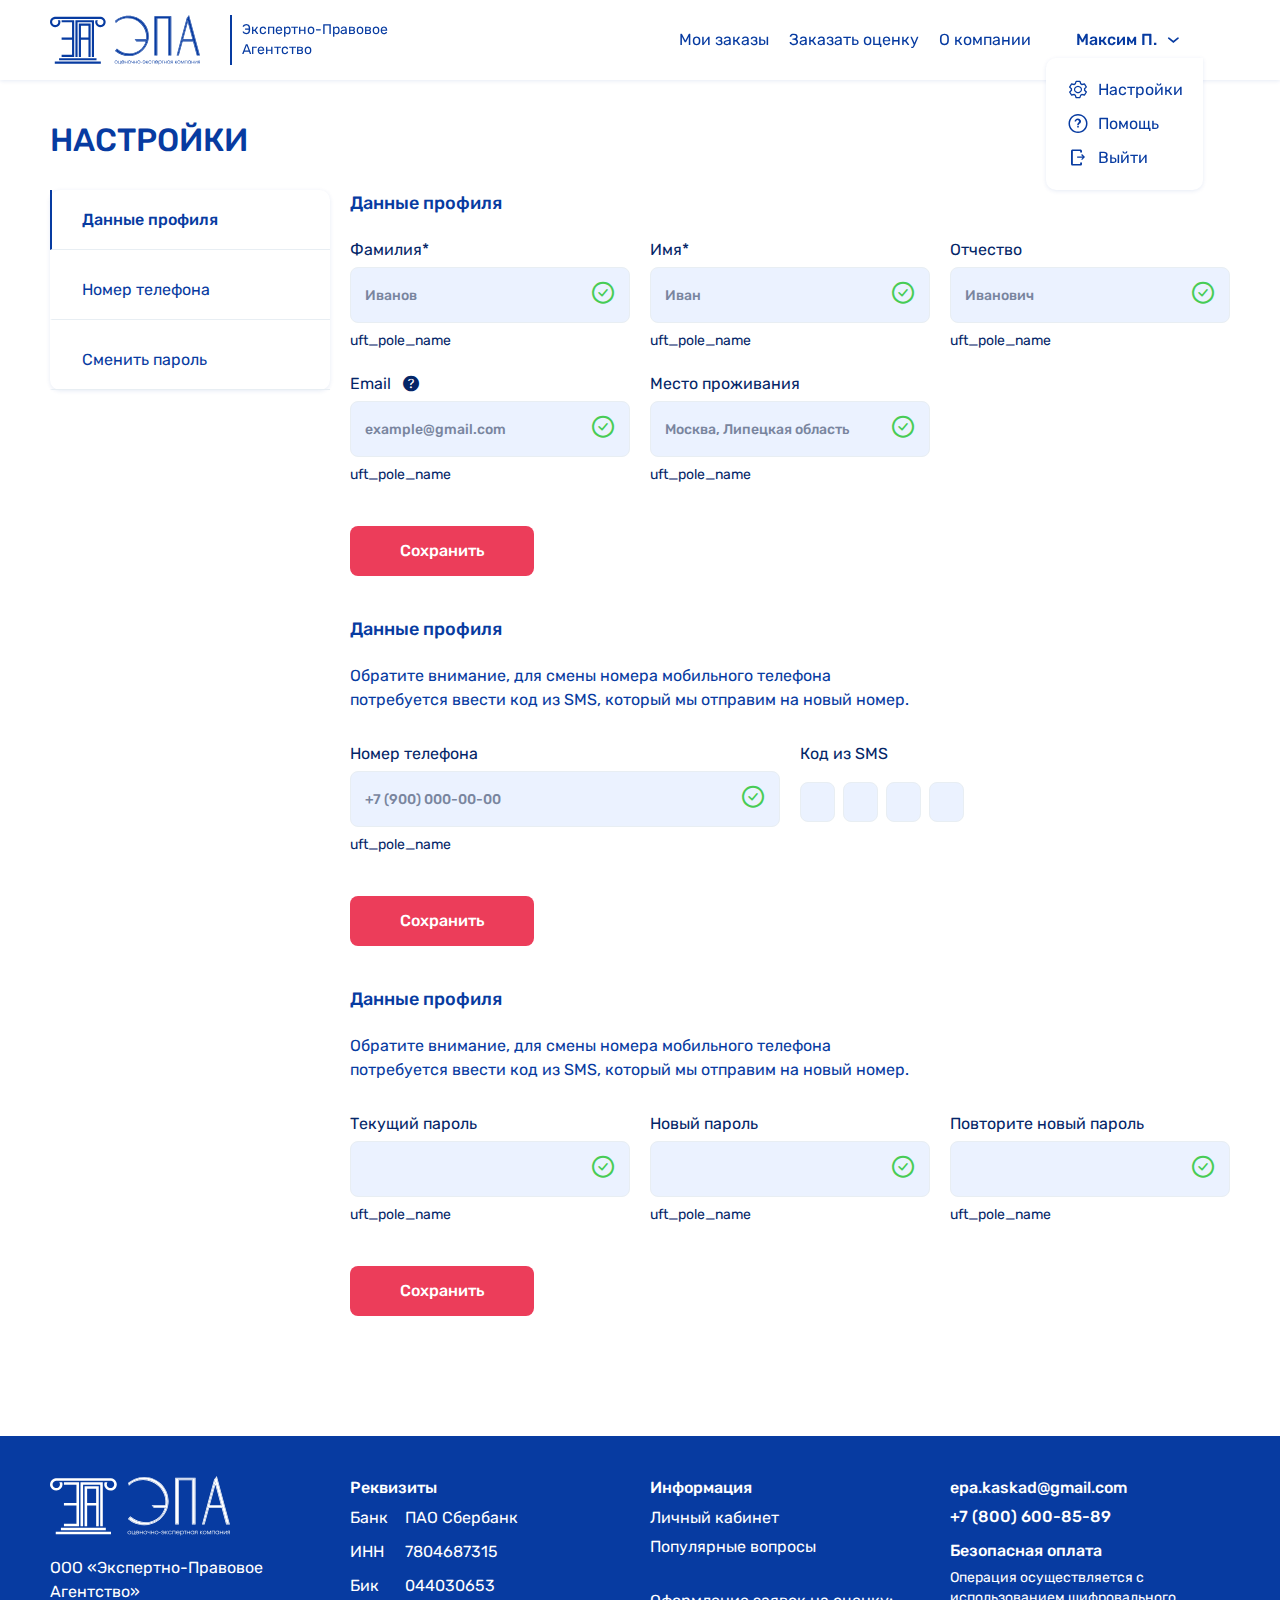
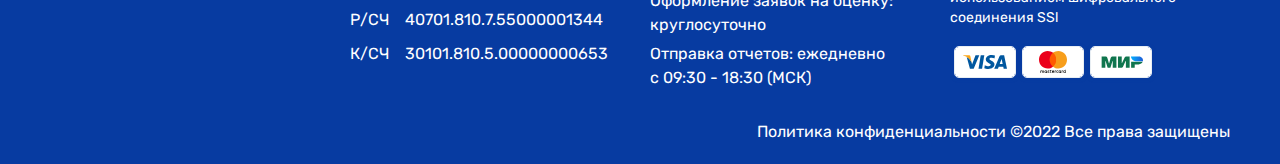
<file: setting.html>
<!DOCTYPE html>
<html lang="ru">

<head>
	<title>Настройки</title>
	<meta charset="UTF-8">
	<meta name="format-detection" content="telephone=no">
	<link rel="stylesheet" href="css/style.min.css?_v=20220909211708">
	<link rel="shortcut icon" href="favicon.ico">
	<!-- <meta name="robots" content="noindex, nofollow"> -->
	<meta name="viewport" content="width=device-width, initial-scale=1.0">
</head>

<body>
	<div class="wrapper">
		<header class="header">
			<div class="header__container">
				<div class="header__logo logo">
					<a href="" class="logo__image">
						<img src="img/logo.svg?_v=1662754629023" alt="Logo" />
					</a>
					<div class="logo__text">
						Экспертно-Правовое <br />
						Агентство
					</div>
				</div>
				<div class="header__menu-block menu-block">
					<ul class="menu-block__list">
						<li><a href="" class="menu-block__link">Мои заказы</a></li>
						<li><a href="" class="menu-block__link">Заказать оценку</a></li>
						<li><a href="" class="menu-block__link">О компании</a></li>
					</ul>
				</div>
				<div class="header__user">
					<a href="#" data-da=".menu__user,768,0" class="header__user-name _icon-arrow">Максим П.</a>
					<nav class="header__user-menu user-menu header__user-menu_open">
						<ul class="user-menu__list">
							<li class="user-menu__item _icon-setting">
								<a href="">Настройки </a>
							</li>
							<li class="user-menu__item _icon-help"><a href="">Помощь </a></li>
							<li class="user-menu__item _icon-logout"><a href="">Выйти </a></li>
						</ul>
					</nav>
				</div>

				<div class="header__menu menu">
					<button type="button" class="menu__icon icon-menu"><span></span></button>
					<nav class="menu__body">
						<div class="menu__user"></div>
						<ul class="menu__list">
							<li class="menu__item">
								<a href="" class="menu__link">Мои заказы</a>
							</li>
							<li class="menu__item">
								<a href="" class="menu__link">Заказать оценку</a>
							</li>
							<li class="menu__item">
								<a href="" class="menu__link">О компании</a>
							</li>
							<li class="menu__item">
								<a href="" class="menu__link">Настройки </a>
							</li>
							<li class="menu__item">
								<a href="" class="menu__link">Помощь</a>
							</li>
							<li class="menu__item">
								<a href="" class="menu__link">Выйти</a>
							</li>
						</ul>
					</nav>
				</div>
			</div>
		</header>

		<main class="page page-setting setting">
			<div class="setting__container">
				<h1 class="setting__title title">НАСТРОЙКИ</h1>
				<div class="setting__body">
					<div data-tabs class="setting__tabs tabs">
						<nav data-tabs-titles class="setting__tabs-navigation tabs__navigation">
							<button type="submit" class="setting__tabs-title tabs__title _tab-active">
								Данные профиля
							</button>
							<button type="submit" class="setting__tabs-title tabs__title">
								Номер телефона
							</button>
							<button type="submit" class="setting__tabs-title tabs__title">
								Сменить пароль
							</button>
						</nav>
						<div data-tabs-body class="setting__tabs-content tabs__content">
							<div class="setting__tabs-body tabs__body">
								<div class="setting__item step-form-block">
									<h3 class="step-form-block__title">Данные профиля</h3>
									<div class="step-form-block__user-info user-info">
										<!-- Фамилия -->
										<div class="user-info__line input-surname">
											<label class="user-info__label label-input" for="surname">Фамилия*</label>
											<div class="user-info__wraper input-wraper">
												<input data-error="Данное поле обязательное для заполнения" data-required placeholder="Иванов" class="user-info__input input" type="text" name="surname" id="name" />
												<span class="_icon-success"></span>
												<span class="_icon-error"></span>
											</div>

											<span class="user-info__info info-input">uft_pole_name</span>
										</div>
										<!-- Имя -->
										<div class="user-info__line input-name">
											<label class="user-info__label label-input" for="name">Имя*</label>
											<div class="user-info__wraper input-wraper">
												<input data-error="Данное поле обязательное для заполнения" data-required placeholder="Иван" class="user-info__input input" type="text" name="name" id="name" />
												<span class="_icon-success"></span>
												<span class="_icon-error"></span>
											</div>

											<span class="user-info__info info-input">uft_pole_name</span>
										</div>

										<!-- Отчество -->
										<div class="user-info__line input-fat-name">
											<label class="user-info__label label-input" for="name-fat">Отчество</label>
											<div class="user-info__wraper input-wraper">
												<input data-error="Данное поле обязательное для заполнения" data-required placeholder="Иванович" class="user-info__input input" type="text" name="name" id="name" />
												<span class="_icon-success"></span>
												<span class="_icon-error"></span>
											</div>

											<span class="user-info__info info-input">uft_pole_name</span>
										</div>

										<!-- Почта -->
										<div class="user-info__line input-email">
											<div class="user-info__label-block">
												<label class="user-info__label label-input _icon-hint" for="surname">
													Email
												</label>
											</div>
											<div class="user-info__wraper input-wraper">
												<input data-error="Данное поле обязательное для заполнения" data-required="email" placeholder="example@gmail.com" class="user-info__input input" type="email" name="surname" id="name" />
												<span class="_icon-success"></span>
												<span class="_icon-error"></span>
											</div>

											<span class="user-info__info info-input">uft_pole_name</span>
										</div>

										<!-- Место проживания -->
										<div class="user-info__line input-location">
											<label class="user-info__label label-input" for="name-fat">Место проживания</label>
											<div class="user-info__wraper input-wraper">
												<input placeholder="Москва, Липецкая область" class="user-info__input input" type="text" name="name" id="name" />
												<span class="_icon-success"></span>
												<span class="_icon-error"></span>
											</div>

											<span class="user-info__info info-input">uft_pole_name</span>
										</div>
									</div>
								</div>
								<div class="setting__bottom">
									<button class="setting__button button button_red">
										Сохранить
									</button>
								</div>
							</div>
							<div class="setting__tabs-body tabs__body">
								<div class="setting__item step-form-block">
									<h3 class="step-form-block__title">Данные профиля</h3>
									<p class="step-form-block__text text-form">
										Обратите внимание, для смены номера мобильного телефона
										потребуется ввести код из SMS, который мы отправим на
										новый номер.
									</p>
									<div class="step-form-block__user-info user-info">
										<div class="help-form__line input-tel">
											<label class="help-form__label label-input" for="phone">Номер телефона</label>

											<div class="help-form__wraper input-wraper">
												<input data-error="Данное поле обязательное для
                        заполнения" data-required placeholder="+7 (900) 000-00-00" class="help-form__input input _mask-init" type="tel" name="phone" id="phone" />
												<span class="_icon-success"></span>
												<span class="_icon-error"></span>
											</div>
											<span class="help-form__info info-input">uft_pole_name</span>
										</div>
										<div class="user-info__line">
											<label class="user-info__label label-input password-label" for="password">Код из SMS</label>
											<div class="user-info__wraper wrapper__password">
												<input class="input input-password" type="tel" maxlength="1" name="password" id="password" />
												<input class="input input-password" type="tel" maxlength="1" name="password" id="password" />
												<input class="input input-password" type="tel" maxlength="1" name="password" id="password" />
												<input class="input input-password" type="tel" maxlength="1" name="password" id="password" />
											</div>
										</div>
									</div>
								</div>
								<div class="setting__bottom">
									<button class="setting__button button button_red">
										Сохранить
									</button>
								</div>
							</div>
							<div class="setting__tabs-body tabs__body">
								<div class="setting__item step-form-block">
									<h3 class="step-form-block__title">Данные профиля</h3>
									<p class="step-form-block__text text-form">
										Обратите внимание, для смены номера мобильного телефона
										потребуется ввести код из SMS, который мы отправим на
										новый номер.
									</p>
									<div class="step-form-block__user-info user-info">
										<div class="user-info__line input-passw">
											<div class="user-info__label-block">
												<label class="user-info__label label-input" for="surname">
													Текущий пароль
												</label>
											</div>
											<div class="user-info__wraper input-wraper">
												<input data-error="Данное поле обязательное для заполнения" data-required class="user-info__input input" type="password" name="surname" id="name" />
												<span class="_icon-success"></span>
												<span class="_icon-error"></span>
											</div>

											<span class="user-info__info info-input">uft_pole_name</span>
										</div>
										<div class="user-info__line input-passw">
											<div class="user-info__label-block">
												<label class="user-info__label label-input" for="surname">
													Новый пароль
												</label>
											</div>
											<div class="user-info__wraper input-wraper">
												<input data-error="Данное поле обязательное для заполнения" data-required class="user-info__input input" type="password" name="surname" id="name" />
												<span class="_icon-success"></span>
												<span class="_icon-error"></span>
											</div>

											<span class="user-info__info info-input">uft_pole_name</span>
										</div>
										<div class="user-info__line input-passw-new">
											<div class="user-info__label-block">
												<label class="user-info__label label-input" for="password">
													Повторите новый пароль
												</label>
											</div>
											<div class="user-info__wraper input-wraper">
												<input data-error="Данное поле обязательное для заполнения" data-required class="user-info__input input" type="password" name="surname" id="name" />
												<span class="_icon-success"></span>
												<span class="_icon-error"></span>
											</div>

											<span class="user-info__info info-input">uft_pole_name</span>
										</div>
									</div>
								</div>
								<div class="setting__bottom">
									<button class="setting__button button button_red">
										Сохранить
									</button>
								</div>
							</div>
						</div>
					</div>
				</div>
			</div>
		</main>
		<footer class="footer">
			<div class="footer__container">
				<div class="footer__body">
					<div class="footer__column">
						<a href="#" class="footer__logo">
							<img src="img/logo-footer.svg?_v=1662754629023" alt="logo" />
						</a>
						<div class="footer__name">ООО «Экспертно-Правовое Агентство»</div>
					</div>
					<div class="footer__column column-footer">
						<h4 class="column-footer__title">Реквизиты</h4>
						<ul class="column-footer__list">
							<li class="column-footer__item"><span>Банк</span> ПАО Сбербанк</li>
							<li class="column-footer__item"><span>ИНН</span> 7804687315</li>
							<li class="column-footer__item"><span>Бик</span> 044030653</li>
							<li class="column-footer__item">
								<span>Р/СЧ</span> 40701.810.7.55000001344
							</li>
							<li class="column-footer__item">
								<span>К/СЧ </span>30101.810.5.00000000653
							</li>
						</ul>
					</div>
					<div class="footer__column column-footer">
						<h4 class="column-footer__title">Информация</h4>
						<ul class="column-footer__menu">
							<li><a class="column-footer__link" href="">Личный кабинет</a></li>
							<li><a class="column-footer__link" href="">Популярные вопросы</a></li>
						</ul>
						<p class="column-footer__info">
							Оформление заявок на оценку:<br />круглосуточно
						</p>
						<p class="column-footer__info">
							Отправка отчетов: ежедневно <br />с 09:30 - 18:30 (МСК)
						</p>
					</div>
					<div class="footer__column column-footer">
						<a href="mailto:epa.kaskad@gmail.com
	" class="column-footer__email">epa.kaskad@gmail.com
						</a>
						<a href="tel:+78006008589
	" class="column-footer__phone">+7 (800) 600-85-89
						</a>
						<div class="column-footer__pay pay">
							<p class="pay__title">Безопасная оплата</p>
							<p class="pay__text">
								Операция осуществляется с использованием шифровального соединения
								SSl
							</p>
							<div class="pay__icons">
								<img src="img/icons.svg?_v=1662754629023" alt="" />
							</div>
						</div>
					</div>
				</div>
				<div class="footer__bottom">
					<div class="footer__right">
						Политика конфиденциальности ©2022 Все права защищены
					</div>
				</div>
			</div>
		</footer>

	</div>
	<script src="js/app.min.js?_v=20220909211709"></script>
</body>

</html>
</file>
<file: css/style.min.css>
@charset "UTF-8";@import url('https://fonts.googleapis.com/css2?family=Rubik:wght@400;500;700&display=swap');@font-face{font-family:icons;font-display:swap;src:url(../fonts/icons.woff2) format("woff2"),url(../fonts/icons.woff) format("woff");font-weight:400;font-style:normal}.checkbox__label::after,.pagination__list::after,.pagination__list::before,[class*=_icon-]:after{font-family:icons;font-style:normal;font-weight:400;font-variant:normal;text-transform:none;line-height:1;-webkit-font-smoothing:antialiased;-moz-osx-font-smoothing:grayscale}[class*=_icon-]:after{display:block;font-size:1.5rem}._icon-arrow:after{content:"\e900"}._icon-arrows:after{content:"\e901"}._icon-arrows-num:after{content:"\e902"}._icon-calendar:after{content:"\e903"}._icon-calendar-success:after{content:"\e904"}._icon-check:after{content:"\e905"}._icon-closed-eye:after{content:"\e906"}._icon-delete:after{content:"\e907"}._icon-doc:after{content:"\e908"}._icon-edit:after{content:"\e909"}._icon-email:after{content:"\e90a"}._icon-error:after{content:"\e90b"}._icon-eye:after{content:"\e90c"}._icon-filter:after{content:"\e90d"}._icon-help:after{content:"\e90e"}._icon-hint:after{content:"\e90f"}._icon-info:after{content:"\e910"}._icon-jpg:after{content:"\e911"}._icon-loading:after{content:"\e912"}._icon-logout:after{content:"\e913"}._icon-more:after{content:"\e914"}._icon-pdf:after{content:"\e915"}._icon-phone:after{content:"\e916"}._icon-png:after{content:"\e917"}._icon-receipt:after{content:"\e918"}._icon-setting:after{content:"\e919"}._icon-small-diamond:after{content:"\e91a"}._icon-success:after{content:"\e91b"}._icon-time:after{content:"\e91c"}*{padding:0;margin:0;border:0}*,:after,:before{-webkit-box-sizing:border-box;box-sizing:border-box}body,html{height:100%;min-width:320px}body{color:#073ba1;line-height:1;font-family:Rubik,sans-serif;font-size:1rem;-ms-text-size-adjust:100%;-moz-text-size-adjust:100%;-webkit-text-size-adjust:100%;-webkit-font-smoothing:antialiased;-moz-osx-font-smoothing:grayscale}button,input,textarea{font-family:Rubik,sans-serif;font-size:inherit}button{cursor:pointer;color:inherit;background-color:inherit}a{color:inherit}a:link,a:visited{text-decoration:none}a:hover{text-decoration:none}ul li{list-style:none}img{vertical-align:top}h1,h2,h3,h4,h5,h6{font-weight:inherit;font-size:inherit}body{line-height:1.5}.lock body{overflow:hidden;-ms-touch-action:none;touch-action:none}.wrapper{min-height:100%;display:-webkit-box;display:-ms-flexbox;display:flex;-webkit-box-orient:vertical;-webkit-box-direction:normal;-ms-flex-direction:column;flex-direction:column;overflow:hidden}.wrapper>main{-webkit-box-flex:1;-ms-flex:1 1 auto;flex:1 1 auto}.wrapper>*{min-width:0}[class*=__container]{max-width:73.75rem;-webkit-box-sizing:content-box;box-sizing:content-box;margin:0 auto;padding:0 .9375rem}.button{-webkit-box-pack:center;-ms-flex-pack:center;justify-content:center;-webkit-box-align:center;-ms-flex-align:center;align-items:center;display:-webkit-inline-box;display:-ms-inline-flexbox;display:inline-flex;-webkit-transition:all .3s ease 0s;-o-transition:all .3s ease 0s;transition:all .3s ease 0s;color:#fff;font-weight:500;line-height:1.5;border-radius:.5rem}.button:disabled{background:#ebf2ff;color:#073ba1}.button._fw{width:100%}.button_blue{background:#073ba1}.button_red{background:#ec3d5a}.button_border{border:1px solid #073ba1;-webkit-filter:drop-shadow(0 2px 8px rgba(7, 59, 161, .1));filter:drop-shadow(0 2px 8px rgba(7, 59, 161, .1));color:#073ba1}.button_light{background:#ebf2ff;color:#073ba1}input[type=email],input[type=tel],input[type=text],textarea{-webkit-appearance:none;-moz-appearance:none;appearance:none}input[type=email]:focus,input[type=tel]:focus,input[type=text]:focus,textarea:focus{outline:0}.input{margin-bottom:.3125rem;position:relative;background:#ebf2ff;border:1px solid #e8eef3;border-radius:.5rem;width:100%;display:block;padding:.9375rem 2.8125rem .9375rem .875rem;font-weight:500;font-size:1rem;line-height:1.5;color:#042668}.input::before{font-size:1.875rem;position:absolute;z-index:10;top:0;left:0}.input._form-focus{border:.0625rem solid #073ba1!important}.input._form-error{border:.0625rem solid #ec3d5a}._form-error~._icon-error{color:#ec3d5a;display:block}._form-error~._icon-success{display:none}.input-wraper{position:relative}.input-wraper ._icon-error,.input-wraper ._icon-success{position:absolute;top:.875rem;right:.9375rem;font-size:1.5rem}.input-wraper ._icon-success{color:#48cc55}._icon-error{display:none}.form__error{position:relative;font-size:.75rem;line-height:1.3333333333;color:#ec3d5a}textarea.input{resize:none;padding:0 0}::-webkit-input-placeholder{color:#79859e;font-size:.875rem;line-height:1.4285714286}::-moz-placeholder{color:#79859e;font-size:.875rem;line-height:1.4285714286}:-ms-input-placeholder{color:#79859e;font-size:.875rem;line-height:1.4285714286}::-ms-input-placeholder{color:#79859e;font-size:.875rem;line-height:1.4285714286}::placeholder{color:#79859e;font-size:.875rem;line-height:1.4285714286}.label-input{color:#042668;line-height:1.5;margin-bottom:.3125rem;display:-webkit-box;display:-ms-flexbox;display:flex;-webkit-box-align:center;-ms-flex-align:center;align-items:center;gap:.5rem}.label-input::before{font-size:1.5rem}.info-input{line-height:1.4285714286;font-size:.875rem;color:#042668}.info-input span{color:#79859e}.label-button{display:-webkit-inline-box;display:-ms-inline-flexbox;display:inline-flex;-webkit-box-pack:center;-ms-flex-pack:center;justify-content:center;-webkit-box-align:center;-ms-flex-align:center;align-items:center;line-height:1.5;padding:.5rem 1.875rem;color:#073ba1;background:#ebf2ff;border-radius:1.875rem}.label-button_active{color:#fff;background:#073ba1}.text-form{line-height:1.5}.text-form:not(:last-child){margin-bottom:1.875rem}.wrapper__password{display:-webkit-box;display:-ms-flexbox;display:flex;gap:.5rem}.input-password{text-align:center;background:#ebf2ff;border:1px solid #e8eef3;border-radius:.5rem;-webkit-box-flex:0;-ms-flex:0 0 2.1875rem;flex:0 0 2.1875rem;height:2.5rem;padding:.3125rem}.password-label{margin-bottom:1rem}.checkbox{position:relative}.checkbox:not(:last-child){margin-bottom:.3125em}.checkbox__input{position:absolute;width:0;height:0;opacity:0}.checkbox__input:checked+.checkbox__label:before{background:#073ba1}.checkbox__input:checked+.checkbox__label::after{opacity:1;color:#fff}.checkbox__label{cursor:pointer;display:-webkit-inline-box;display:-ms-inline-flexbox;display:inline-flex;-webkit-box-align:center;-ms-flex-align:center;align-items:center;position:relative;gap:10px}.checkbox__label:before{content:"";-ms-flex-item-align:start;align-self:flex-start;-webkit-box-flex:0;-ms-flex:0 0 20px;flex:0 0 20px;width:20px;height:20px;border:1px solid #073ba1;border-radius:.25rem}.checkbox__label::after{position:absolute;top:.3125rem;left:.3125rem;content:"\e905";font-size:.625rem;opacity:0}.checkbox__text{line-height:1.5}.options{display:-webkit-box;display:-ms-flexbox;display:flex}.options__item{position:relative;cursor:pointer}.options__item:not(:last-child){margin-bottom:.3125em}.options__input{width:0;height:0;opacity:0;position:absolute}.options__input:checked+.options__label:before{background:#073ba1}.options__input:checked+.options__label:after{-webkit-transform:scale(1);-ms-transform:scale(1);transform:scale(1)}.options__label{display:-webkit-inline-box;display:-ms-inline-flexbox;display:inline-flex;-webkit-box-align:center;-ms-flex-align:center;align-items:center;cursor:pointer;gap:10px}.options__label:before{content:"";-ms-flex-item-align:start;align-self:flex-start;width:20px;height:20px;-webkit-box-flex:0;-ms-flex:0 0 20px;flex:0 0 20px;border-radius:50%;border:1px solid #073ba1}.options__label:after{content:"";-webkit-transition:all .3s ease 0s;-o-transition:all .3s ease 0s;transition:all .3s ease 0s;-webkit-transform:scale(0);-ms-transform:scale(0);transform:scale(0);width:10px;height:10px;border-radius:50%;background-color:#fff;position:absolute;left:5px;top:5px}body::after{content:"";background-color:rgba(0,0,0,.5);position:fixed;width:100%;height:100%;top:0;left:0;opacity:0;-webkit-transition:opacity .8s ease 0s;-o-transition:opacity .8s ease 0s;transition:opacity .8s ease 0s;pointer-events:none}body.popup-show::after{opacity:1}.popup{position:fixed;top:0;left:0;bottom:0;right:0;z-index:100;-webkit-transition:visibility .8s ease 0s;-o-transition:visibility .8s ease 0s;transition:visibility .8s ease 0s;visibility:hidden}.popup__content{position:relative}.popup__title{text-align:center;font-weight:500;font-size:1.25rem;line-height:1.3}.popup__close{position:absolute;top:20px;right:20px;width:1.5rem;height:1.5rem}.popup__text{font-size:1rem;line-height:1.5}.popup_show{visibility:visible;overflow:auto}.popup_show .popup__content{visibility:visible;-webkit-transform:scale(1);-ms-transform:scale(1);transform:scale(1)}.popup__wrapper{display:-webkit-box;display:-ms-flexbox;display:flex;-webkit-box-orient:vertical;-webkit-box-direction:normal;-ms-flex-direction:column;flex-direction:column;-webkit-box-align:center;-ms-flex-align:center;align-items:center;min-height:100%;-webkit-box-flex:1;-ms-flex:1 1 auto;flex:1 1 auto;width:100%;-webkit-box-pack:center;-ms-flex-pack:center;justify-content:center}.popup__content{-webkit-box-shadow:0 1px 4px rgba(7,59,161,.1);box-shadow:0 1px 4px rgba(7,59,161,.1);border-radius:20px;visibility:hidden;-webkit-transform:scale(0);-ms-transform:scale(0);transform:scale(0);-webkit-transition:-webkit-transform .3s ease 0s;transition:-webkit-transform .3s ease 0s;-o-transition:transform .3s ease 0s;transition:transform .3s ease 0s;transition:transform .3s ease 0s,-webkit-transform .3s ease 0s;background-color:#fff}.lock .popup__content{visibility:visible}.browser__content{max-width:620px}.browser__title{color:#042668}.browser__title:not(:last-child){margin-bottom:.625rem}.browser__text{text-align:center}.browser__text:not(:last-child){margin-bottom:1.875rem}.browser__list-title{line-height:1.5}.browser__list-title:not(:last-child){margin-bottom:1.25rem}.browser__price{text-align:center;font-size:1.125rem;line-height:1.3333333333;font-weight:500}.browser__price:not(:last-child){margin-bottom:1.875rem}.browser__buttons{display:-ms-grid;display:grid;grid-template-columns:repeat(auto-fit,minmax(14.375rem,1fr));gap:.9375rem}.browser__button{padding:.8125rem 3.125rem}.browser__list{display:-ms-grid;display:grid;grid-template-columns:repeat(auto-fit,minmax(12.5rem,1fr));gap:.625rem}.browser__item{display:-webkit-box;display:-ms-flexbox;display:flex;-webkit-box-align:center;-ms-flex-align:center;align-items:center;gap:.5rem}.browser__item span{width:24px;height:24px}.browser__item span img{width:100%;height:100%}.login__logo{margin:0 auto;width:150px;height:50px}.login__logo:not(:last-child){margin-bottom:2.5rem}.login__logo img{width:100%;height:100%}.login__content{max-width:26.25rem}.login__title:not(:last-child){margin-bottom:1.25rem}.login__button{padding:.8125rem 3.125rem}.login__form{display:-ms-grid;display:grid;grid-template-columns:repeat(auto-fit,minmax(17.5rem,1fr));gap:1.25rem}.user-info__label-block{display:-webkit-box;display:-ms-flexbox;display:flex;-webkit-box-pack:justify;-ms-flex-pack:justify;justify-content:space-between;-webkit-box-align:center;-ms-flex-align:center;align-items:center}.user-info__password{font-size:.875rem}.login__text{color:#042668;text-align:center}.login__text:not(:last-child){margin-bottom:1.25rem}.login__text span{font-weight:500}.login__name{text-align:center;font-weight:500;font-size:1.25rem;line-height:1.3}.login__name:not(:last-child){margin-bottom:1.875rem}.login__line{display:-webkit-box;display:-ms-flexbox;display:flex;-webkit-box-orient:vertical;-webkit-box-direction:normal;-ms-flex-direction:column;flex-direction:column;-webkit-box-align:center;-ms-flex-align:center;align-items:center}.popup-password{-webkit-box-pack:center;-ms-flex-pack:center;justify-content:center}.user-info__description{color:#79859e;line-height:1.5;font-size:.75rem}.user-info__description a{color:#073ba1}.spollers__title{position:relative}._spoller-init .spollers__title{cursor:pointer}._spoller-init .spollers__title::after,._spoller-init .spollers__title::before{content:"";position:absolute;right:10px;top:50%;background-color:#073ba1;height:2px;width:10px;-webkit-transition:-webkit-transform .5s ease 0s;transition:-webkit-transform .5s ease 0s;-o-transition:transform .5s ease 0s;transition:transform .5s ease 0s;transition:transform .5s ease 0s,-webkit-transform .5s ease 0s}._spoller-init .spollers__title::before{-webkit-transform:translate(-75%,-50%) rotate(40deg);-ms-transform:translate(-75%,-50%) rotate(40deg);transform:translate(-75%,-50%) rotate(40deg)}._spoller-init .spollers__title::after{-webkit-transform:translate(0,-50%) rotate(-40deg);-ms-transform:translate(0,-50%) rotate(-40deg);transform:translate(0,-50%) rotate(-40deg)}._spoller-init .spollers__title._spoller-active::before{-webkit-transform:translateX(-75%) rotate(-40deg);-ms-transform:translateX(-75%) rotate(-40deg);transform:translateX(-75%) rotate(-40deg)}._spoller-init .spollers__title._spoller-active::after{-webkit-transform:rotate(40deg);-ms-transform:rotate(40deg);transform:rotate(40deg)}.tabs__navigation{display:-webkit-box;display:-ms-flexbox;display:flex}[class*=-ibg]{position:relative}[class*=-ibg] img{position:absolute;width:100%;height:100%;top:0;left:0;-o-object-fit:cover;object-fit:cover}[class*=-ibg_contain] img{-o-object-fit:contain;object-fit:contain}.title{text-align:center;font-weight:500;line-height:1.25}.subtitle{font-weight:500;line-height:1.3333333333}.text-block{line-height:1.4444444444}.services-item{-webkit-box-shadow:0 1px 4px rgba(7,59,161,.1);box-shadow:0 1px 4px rgba(7,59,161,.1);border-radius:1rem;display:-ms-grid;display:grid;gap:1.25rem;-ms-grid-columns:100px 1fr;grid-template-columns:100px 1fr;-ms-grid-rows:(1fr)[2];grid-template-rows:repeat(2,1fr)}.services-item__icon img{width:100%;height:100%}.services-item__actions{display:-webkit-box;display:-ms-flexbox;display:flex;-webkit-box-pack:justify;-ms-flex-pack:justify;justify-content:space-between;-webkit-box-align:center;-ms-flex-align:center;align-items:center}.services-item__name{line-height:1.3;margin-bottom:.375rem}.services-item__time{line-height:1.5;-webkit-box-align:center;-ms-flex-align:center;align-items:center;display:-webkit-box;display:-ms-flexbox;display:flex}.services-item__time::before{margin-right:.375rem}.services-item__price{font-weight:500;line-height:1.3333333333}.services-item__order{display:-webkit-box;display:-ms-flexbox;display:flex;padding:.625rem .75rem .625rem 1.5rem;border-radius:2.5rem;-webkit-box-align:center;-ms-flex-align:center;align-items:center}.services-item__order::after{margin:0 0 0 1rem;-webkit-transform:rotate(-180deg);-ms-transform:rotate(-180deg);transform:rotate(-180deg)}.advantages__container{display:-webkit-box;display:-ms-flexbox;display:flex}.advantages__items{-webkit-box-shadow:0 1px 4px rgba(7,59,161,.1);box-shadow:0 1px 4px rgba(7,59,161,.1);border-radius:16px;padding:1.875rem .9375rem 1.875rem 1.875rem;display:-ms-grid;display:grid;grid-template-columns:repeat(auto-fit,minmax(8.125rem,1fr));max-width:45.625rem}.advantages__quantity{font-weight:500;line-height:1.25}.advantages__text{font-size:.875rem;line-height:1.4285714286}.pagination__list{-webkit-box-pack:center;-ms-flex-pack:center;justify-content:center;display:-webkit-box;display:-ms-flexbox;display:flex;-ms-flex-wrap:wrap;flex-wrap:wrap;gap:.375rem;-webkit-box-align:center;-ms-flex-align:center;align-items:center;font-size:1.5rem}.pagination__list::after,.pagination__list::before{font-weight:700;content:"\e900"}.pagination__list::after{-webkit-transform:rotate(-180deg);-ms-transform:rotate(-180deg);transform:rotate(-180deg)}.pagination__current{background:#073ba1;color:#fff}.pagination__item{font-size:1rem;display:-webkit-box;display:-ms-flexbox;display:flex;-webkit-box-pack:center;-ms-flex-pack:center;justify-content:center;-webkit-box-align:center;-ms-flex-align:center;align-items:center;width:1.5rem;height:1.5rem;border-radius:.5rem}.results{-webkit-box-orient:horizontal;-webkit-box-direction:reverse;-ms-flex-direction:row-reverse;flex-direction:row-reverse;-webkit-box-pack:end;-ms-flex-pack:end;justify-content:flex-end;line-height:1.7142857143;display:-webkit-box;display:-ms-flexbox;display:flex;-webkit-box-align:start;-ms-flex-align:start;align-items:flex-start;gap:.3125rem}.details__status_success{color:#48cc55}.details__status_new{color:#073ba1}.orders-profile__body{display:-webkit-box;display:-ms-flexbox;display:flex;gap:1.25rem}.orders-profile__content{-webkit-box-flex:1;-ms-flex:1 1 auto;flex:1 1 auto;display:-webkit-box;display:-ms-flexbox;display:flex;-webkit-box-orient:vertical;-webkit-box-direction:normal;-ms-flex-direction:column;flex-direction:column;gap:1.25rem}.orders-profile__item{position:relative}.orders-profile__tab{line-height:1.3;padding:1.25rem 0;margin-bottom:1.875rem;border-bottom:2px solid #ddd;-webkit-box-flex:0;-ms-flex:0 0 33.333%;flex:0 0 33.333%}.orders-profile__nav{display:-webkit-box;display:-ms-flexbox;display:flex;-webkit-box-pack:justify;-ms-flex-pack:justify;justify-content:space-between}.orders-profile__tab._tab-active{border-bottom:2px solid #073ba1;font-weight:500}.questions{-webkit-box-flex:1;-ms-flex:1 1 auto;flex:1 1 auto}.questions__content{display:-webkit-box;display:-ms-flexbox;display:flex}.questions__items{-webkit-box-flex:1;-ms-flex:1 1 auto;flex:1 1 auto;display:-webkit-box;display:-ms-flexbox;display:flex;-webkit-box-orient:vertical;-webkit-box-direction:normal;-ms-flex-direction:column;flex-direction:column}.questions__more{margin-top:1.25rem;-ms-flex-item-align:end;-ms-grid-row-align:end;align-self:end}.questions__more span{text-align:right;line-height:1.5}.questions__item:not(:last-child){margin-bottom:.625rem}.questions__question{width:100%;display:-webkit-box;display:-ms-flexbox;display:flex;-webkit-box-align:center;-ms-flex-align:center;align-items:center;text-align:left;line-height:1.4444444444;-webkit-box-shadow:0 1px 4px rgba(7,59,161,.1);box-shadow:0 1px 4px rgba(7,59,161,.1);border-radius:.625rem}.questions__text{-webkit-box-flex:1;-ms-flex:1 1 auto;flex:1 1 auto;display:-webkit-box;display:-ms-flexbox;display:flex;-webkit-box-align:center;-ms-flex-align:center;align-items:center;-webkit-box-pack:justify;-ms-flex-pack:justify;justify-content:space-between}.questions__text::after{-webkit-transform:rotate(-90deg);-ms-transform:rotate(-90deg);transform:rotate(-90deg);-webkit-transition:all .3s ease 0s;-o-transition:all .3s ease 0s;transition:all .3s ease 0s}.questions__icon{display:-webkit-box;display:-ms-flexbox;display:flex;-webkit-box-pack:center;-ms-flex-pack:center;justify-content:center;-webkit-box-align:center;-ms-flex-align:center;align-items:center;position:relative;-webkit-box-flex:0;-ms-flex-positive:0;flex-grow:0;-ms-flex-negative:0;flex-shrink:0}.questions__icon span{color:#fff;position:relative;z-index:5;font-weight:500;line-height:1.25}.questions__icon::after{border-radius:.3125rem;width:100%;height:100%;position:absolute;top:0;left:0;-webkit-transform:rotate(45deg);-ms-transform:rotate(45deg);transform:rotate(45deg);content:"";background:#073ba1}.questions__body{line-height:1.5;-webkit-box-shadow:0 1px 4px rgba(7,59,161,.1);box-shadow:0 1px 4px rgba(7,59,161,.1);border-radius:.625rem}._spoller-active .spollers__text::after{-webkit-transform:rotate(-270deg);-ms-transform:rotate(-270deg);transform:rotate(-270deg)}._spoller-active .questions__text::after{-webkit-transform:rotate(-270deg);-ms-transform:rotate(-270deg);transform:rotate(-270deg)}.icon-menu{display:none}.header{position:fixed;width:100%;background:#fff;z-index:5;-webkit-box-shadow:0 1px 4px rgba(7,59,161,.1);box-shadow:0 1px 4px rgba(7,59,161,.1)}.header__container{display:-webkit-box;display:-ms-flexbox;display:flex;-webkit-box-align:center;-ms-flex-align:center;align-items:center}.header__logo{margin-right:.3125rem}.header__buttons{display:-webkit-box;display:-ms-flexbox;display:flex;gap:.625rem}.header__button{line-height:1.4285714286;padding:.625rem 1.875rem}.header__menu{-webkit-box-ordinal-group:5;-ms-flex-order:4;order:4}.logo{display:-webkit-box;display:-ms-flexbox;display:flex;-webkit-box-flex:1;-ms-flex:1 1 auto;flex:1 1 auto}.logo__image{-webkit-box-flex:0;-ms-flex:0 0 9.375rem;flex:0 0 9.375rem;height:3.125rem}.logo__image:not(:last-child){margin-right:1.875rem}.logo__image img{width:100%;height:100%}.logo__text{font-size:.875rem;line-height:1.4285714286;border-left:2px solid #073ba1;padding:.3125rem 0 .3125rem .625rem}.contacts-header{display:-webkit-box;display:-ms-flexbox;display:flex;-webkit-box-align:center;-ms-flex-align:center;align-items:center;-webkit-box-flex:0;-ms-flex:0 0 17.5rem;flex:0 0 17.5rem}.contacts-header__logo{-webkit-box-flex:0;-ms-flex:0 0 2.5rem;flex:0 0 2.5rem;height:2.5rem;background:#ebf2ff;display:-webkit-box;display:-ms-flexbox;display:flex;-webkit-box-pack:center;-ms-flex-pack:center;justify-content:center;-webkit-box-align:center;-ms-flex-align:center;align-items:center;border-radius:.5rem;font-size:1.25rem}.contacts-header__phone{display:block;font-weight:500;font-size:1rem;line-height:1.5;font-size:1.25rem;white-space:nowrap}.contacts-header__work-time{display:block;font-size:.875rem;line-height:1.4285714286}.menu__body{display:none;-webkit-transition:all .3s ease 0s;-o-transition:all .3s ease 0s;transition:all .3s ease 0s}.menu .menu__user{position:fixed;width:100%;height:3.75rem;width:83%;top:0;right:-100%;-webkit-transition:right .3s ease 0s;-o-transition:right .3s ease 0s;transition:right .3s ease 0s;background-color:#073ba1;z-index:4}.menu__list{margin-top:5.625rem;color:#fff}.menu__item{text-align:end;font-size:1rem;line-height:1.5}.menu__item:not(:last-child){margin-bottom:1.875rem}.menu-open .menu__body{right:0}.menu-open .menu__user{display:-webkit-box;display:-ms-flexbox;display:flex;right:0;padding:1rem 1.875rem}.menu-open .icon-menu span,.menu-open .icon-menu::after,.menu-open .icon-menu::before{background:#fff}.header__user{position:relative}.header__user-name{font-weight:500;line-height:1.5;display:-webkit-box;display:-ms-flexbox;display:flex;position:relative;z-index:5}.header__user-name::after{margin-left:.375rem;font-size:1.375rem;font-weight:700;-webkit-transform:rotate(-90deg);-ms-transform:rotate(-90deg);transform:rotate(-90deg)}.menu-block__list{display:-webkit-box;display:-ms-flexbox;display:flex;line-height:1.5}.header__user-menu{display:none}.header__user-menu.header__user-menu_open{opacity:1;visibility:visible}.user-menu__item{gap:.5rem;display:-webkit-box;display:-ms-flexbox;display:flex;-webkit-box-align:center;-ms-flex-align:center;align-items:center;-webkit-box-orient:horizontal;-webkit-box-direction:reverse;-ms-flex-direction:row-reverse;flex-direction:row-reverse;-webkit-box-pack:end;-ms-flex-pack:end;justify-content:flex-end}.user-menu__item:not(:last-child){margin-bottom:.625rem}.footer{background:#073ba1;color:#fff;padding:2.5rem 0 1.25rem 0}.footer__body{display:-ms-grid;display:grid;grid-template-columns:repeat(auto-fit,minmax(15.625rem,1fr));margin-bottom:1.875rem}.footer__logo{display:block;max-width:11.25rem;height:3.75rem;margin-bottom:1.25rem}.footer__logo img{width:100%;height:100%}.footer__name{line-height:1.5}.footer__right{text-align:right;line-height:1.5}.column-footer__title{line-height:1.5;font-weight:500;margin-bottom:.375rem}.column-footer__item{line-height:1.5;display:-webkit-box;display:-ms-flexbox;display:flex}.column-footer__item:not(:last-child){margin-bottom:.625rem}.column-footer__item span{-webkit-box-flex:0;-ms-flex:0 0 55px;flex:0 0 55px}.column-footer__email{margin-bottom:.3125rem;display:block;font-weight:500;line-height:1.5}.column-footer__phone{margin-bottom:.625rem;display:block;font-weight:500;line-height:1.5}.pay__title{margin-bottom:.3125rem;font-weight:500;line-height:1.5}.pay__text{font-size:.875rem;line-height:1.4285714286;margin-bottom:.9375rem}.pay__icons{width:206px;height:40px}.pay__icons img{width:100%;height:100%}.column-footer__menu:not(:last-child){margin-bottom:1.875rem}.column-footer__menu li{line-height:1.5}.column-footer__menu li:not(:last-child){margin-bottom:.3125rem}.column-footer__info{line-height:1.5}.column-footer__info:not(:last-child){margin-bottom:.3125rem}.main-block__container{display:-webkit-box;display:-ms-flexbox;display:flex}.main-block__title{font-weight:500;line-height:1.3636363636;text-transform:uppercase}.main-block__subtitle{line-height:1.4444444444}.main-block__button{padding:.8125rem 3rem}.main-block__button:not(:last-child){margin-right:.625rem}.main-block__img{-webkit-box-flex:0;-ms-flex:0 0 49%;flex:0 0 49%}.main-block__image-ibg{padding-bottom:80%}.services-main__item{-webkit-box-flex:0;-ms-flex:0 0 33.333%;flex:0 0 33.333%;-webkit-box-align:center;-ms-flex-align:center;align-items:center;display:-webkit-box;display:-ms-flexbox;display:flex;line-height:1.5}.services-main__item::before{content:"";-webkit-box-flex:0;-ms-flex-positive:0;flex-grow:0;-ms-flex-negative:0;flex-shrink:0;margin-right:.625rem;background:url(../img/icons/rhomb.svg) center/contain no-repeat}.stages__items{display:-ms-grid;display:grid;grid-template-columns:repeat(auto-fit,minmax(17.5rem,1fr));gap:1.25rem}.item-stage{display:-webkit-box;display:-ms-flexbox;display:flex;-webkit-box-orient:vertical;-webkit-box-direction:normal;-ms-flex-direction:column;flex-direction:column;-webkit-box-align:center;-ms-flex-align:center;align-items:center}.item-stage__image{margin:0 0 1.25rem 0}.item-stage__image img{width:100%;height:100%}.item-stage__title{font-weight:500;line-height:1.3;margin-bottom:.625rem}.item-stage__text{color:#79859e;line-height:1.5}.item-stage__text span{color:#073ba1}.services-popular__items{display:-ms-grid;display:grid;grid-template-columns:repeat(auto-fit,minmax(31.25rem,1fr));gap:1.25rem}.reviews__slider{padding:.9375rem;margin:-15px}.reviews__slide{padding:1.875rem;-webkit-box-shadow:0 1px 4px rgba(7,59,161,.1);box-shadow:0 1px 4px rgba(7,59,161,.1);border-radius:1.25rem;display:-webkit-box;display:-ms-flexbox;display:flex;-webkit-box-orient:vertical;-webkit-box-direction:normal;-ms-flex-direction:column;flex-direction:column;min-height:100%}.reviews__top{display:-webkit-box;display:-ms-flexbox;display:flex;margin-bottom:.9375rem}.reviews__top::before{content:"";-webkit-box-flex:0;-ms-flex:0 0 2.5rem;flex:0 0 2.5rem;height:2.5rem;display:block;background:url(../img/icons/quote.svg) 0 0 no-repeat;margin-right:1.875rem}.reviews__name{line-height:1.5;font-weight:500}.reviews__city{line-height:1.5;color:#042668}.reviews__body{line-height:1.5;color:#042668;-webkit-box-flex:1;-ms-flex:1 1 auto;flex:1 1 auto}.reviews__content{position:relative}.reviews__arrow{background:url(../img/icons/slider-arrow.svg) center/contain no-repeat;position:absolute;top:50%;-webkit-transform:translate(0,-50%);-ms-transform:translate(0,-50%);transform:translate(0,-50%);right:-60px;width:2.5rem;height:2.5rem}.benefits__content{position:relative}.benefits__slider{padding:15px;margin:-15px}.benefits__slide{padding:1.875rem 1.25rem 1.25rem 1.875rem;-webkit-box-shadow:0 1px 4px rgba(7,59,161,.1);box-shadow:0 1px 4px rgba(7,59,161,.1);border-radius:1.25rem;display:-webkit-box;display:-ms-flexbox;display:flex;-webkit-box-orient:vertical;-webkit-box-direction:normal;-ms-flex-direction:column;flex-direction:column}.benefits__body{padding:0 1.25rem .3125rem 0}.benefits__image{-ms-flex-item-align:end;align-self:flex-end;width:4rem;height:4rem}.benefits__image img{width:100%;height:100%}.benefits__arrow{background:url(../img/icons/slider-arrow.svg) center/contain no-repeat;position:absolute;top:50%;-webkit-transform:translate(0,-50%);-ms-transform:translate(0,-50%);transform:translate(0,-50%);right:-60px;width:2.5rem;height:2.5rem}.benefits-slide__title{font-weight:500;line-height:1.3;margin-bottom:.625rem}.benefits-slide__text{line-height:1.5}.help-form__title{margin-bottom:1.25rem}.help-form__body{display:-webkit-box;display:-ms-flexbox;display:flex;position:relative}.help-form__content{position:relative;z-index:2;background:#fff}.help-form__image{max-width:calc(16.25rem + 5 * (((100vw - 20rem))/ ((100))));max-height:calc(16.25rem + 5 * (((100vw - 20rem))/ ((100))))}.help-form__image img{width:100%;height:100%}.help-form__text{line-height:1.5}.help-form__text:not(:last-child){margin-bottom:1.625rem}.help-form__lines{color:#042668;display:-webkit-box;display:-ms-flexbox;display:flex;gap:1.25rem;margin-bottom:1.25rem}.help-form__input{min-width:17.5rem}.help-form__button-subscribe{font-size:.75rem;line-height:1.3333333333;color:#79859e;margin-bottom:1.25rem;display:block;max-width:20rem}.help-form__button{padding:.8125rem 4.5625rem}.services-item__time{-webkit-box-orient:horizontal;-webkit-box-direction:reverse;-ms-flex-direction:row-reverse;flex-direction:row-reverse;-webkit-box-pack:end;-ms-flex-pack:end;justify-content:flex-end;gap:.5rem}.page-about__title{margin-bottom:1.875rem}.page-about__info-block{-webkit-box-align:center;-ms-flex-align:center;align-items:center;-webkit-box-pack:justify;-ms-flex-pack:justify;justify-content:space-between;display:-webkit-box;display:-ms-flexbox;display:flex}.info-block__image-ibg_contain{min-width:18.75rem;min-height:16.25rem;padding-bottom:32%}.info-block__title{margin-bottom:1.25rem}.info-block__text:not(:last-child){margin-bottom:1.625rem}.info-block__text p:not(:last-child){margin-bottom:.625rem}.page-about__info-block_revers{-webkit-box-orient:horizontal;-webkit-box-direction:reverse;-ms-flex-direction:row-reverse;flex-direction:row-reverse}.info-block__buttons{display:-webkit-box;display:-ms-flexbox;display:flex;-ms-flex-wrap:wrap;flex-wrap:wrap}.info-block__button{padding:.8125rem 3rem}.contact-about{line-height:1.5}.contact-about__title:not(:last-child){margin-bottom:2.5rem}.contact-about__content{display:-ms-grid;display:grid;-ms-grid-columns:480px 1fr;grid-template-columns:480px 1fr}.contact-about__column{display:-webkit-box;display:-ms-flexbox;display:flex;-webkit-box-orient:vertical;-webkit-box-direction:normal;-ms-flex-direction:column;flex-direction:column;gap:1.875rem}.contact-about__address{margin-bottom:1.25rem;gap:.625rem;display:-webkit-box;display:-ms-flexbox;display:flex}.contact-about__address p{font-weight:500;font-size:1.25rem;line-height:1.3}.contact-about__address span{line-height:1.5}.contact-about__info-contact{display:-webkit-box;display:-ms-flexbox;display:flex;gap:1.25rem}.contact-about__map{overflow:hidden;padding-bottom:62%;position:relative;height:0}.contact-about__map iframe{left:0;top:0;height:100%;width:100%;position:absolute}.contact-about__subtitle{font-weight:500;line-height:1.3}.contact-about__subtitle:not(:last-child){margin-bottom:1.25rem}.contact-about__email{-webkit-box-orient:horizontal;-webkit-box-direction:reverse;-ms-flex-direction:row-reverse;flex-direction:row-reverse;-webkit-box-pack:end;-ms-flex-pack:end;justify-content:flex-end;display:-webkit-box;display:-ms-flexbox;display:flex;gap:.625rem;-webkit-box-align:center;-ms-flex-align:center;align-items:center;font-weight:500;line-height:1.6666666667}.contact-about__email::before{font-size:1.5rem}.contact-about__phone{-webkit-box-orient:horizontal;-webkit-box-direction:reverse;-ms-flex-direction:row-reverse;flex-direction:row-reverse;-webkit-box-pack:end;-ms-flex-pack:end;justify-content:flex-end;display:-webkit-box;display:-ms-flexbox;display:flex;gap:.625rem;-webkit-box-align:center;-ms-flex-align:center;align-items:center;font-weight:500;line-height:1.6666666667}.contact-about__phone::before{font-size:1.5rem}.contact-about__info:not(:last-child){margin-bottom:.3125rem}.bank__item{display:-webkit-box;display:-ms-flexbox;display:flex}.bank__item:not(:last-child){margin-bottom:.3125rem}.bank__item span{-webkit-box-flex:0;-ms-flex:0 0 3.4375rem;flex:0 0 3.4375rem}.not-find__container{display:-webkit-box;display:-ms-flexbox;display:flex;-webkit-box-align:center;-ms-flex-align:center;align-items:center}.not-find__image-ibg_contain{padding-bottom:36%;min-height:15.9375rem}.not-find__title:not(:last-child){margin-bottom:1.875rem}.not-find__text{line-height:1.4444444444}.not-find__text:not(:last-child){margin-bottom:2.5rem}.not-find__buttons{display:-ms-grid;display:grid;-ms-grid-columns:(1fr)[2];grid-template-columns:repeat(2,1fr);gap:1.25rem}.not-find__button{padding:.8125rem 3.125rem}.questions-page__title{text-align:left}.questions-page__block{display:-webkit-box;display:-ms-flexbox;display:flex}.block-questions__title{font-weight:500;line-height:1.3;display:-webkit-box;display:-ms-flexbox;display:flex;-webkit-box-align:start;-ms-flex-align:start;align-items:flex-start;padding:1.375rem 1.875rem;border-bottom:2px solid #ebf2ff}.notary__container{line-height:1.5;-webkit-box-shadow:0 1px 4px rgba(7,59,161,.1);box-shadow:0 1px 4px rgba(7,59,161,.1);border-radius:1.25rem;padding:2.5rem 1.875rem;-ms-flex-wrap:wrap;flex-wrap:wrap}.notary__title{-webkit-box-orient:horizontal;-webkit-box-direction:reverse;-ms-flex-direction:row-reverse;flex-direction:row-reverse;-webkit-box-pack:end;-ms-flex-pack:end;justify-content:flex-end;gap:.5rem;display:-webkit-box;display:-ms-flexbox;display:flex;-webkit-box-align:center;-ms-flex-align:center;align-items:center;line-height:1.3;font-weight:500;margin-bottom:.625rem}.notary__blocks{display:-webkit-box;display:-ms-flexbox;display:flex;-webkit-box-pack:justify;-ms-flex-pack:justify;justify-content:space-between}.notary__info{-webkit-box-flex:1;-ms-flex:1 1 auto;flex:1 1 auto}.block-notary__text{color:#042668;line-height:1.5}.block-notary__text:not(:last-child){margin-bottom:1.875rem}.block-notary__button{padding:.625rem 3.125rem}.block-notary__name{line-height:1.3;font-weight:500}.block-notary__info{font-weight:400}.block-notary__title{line-height:1.3333333333;font-weight:500;margin-bottom:.9375rem}.block-notary__list li{line-height:1.5;font-weight:500}.block-notary__list li:not(:last-child){margin-bottom:.625rem}.item-orders{-webkit-box-shadow:0 1px 4px rgba(7,59,161,.1);box-shadow:0 1px 4px rgba(7,59,161,.1);border-radius:1rem;padding:.9375rem 1.875rem}.item-orders__data{color:#042668;font-size:.75rem;line-height:2}.item-orders__info{display:-webkit-box;display:-ms-flexbox;display:flex;-ms-flex-wrap:wrap;flex-wrap:wrap;-webkit-box-pack:justify;-ms-flex-pack:justify;justify-content:space-between;color:#042668;line-height:1.3333333333;font-weight:500;margin-bottom:.375rem;gap:.625rem}.item-orders__name{color:#042668}.item-orders__description{line-height:1.5;margin-bottom:.9375rem;color:#042668}.item-orders__bottom{line-height:1.5;display:-webkit-box;display:-ms-flexbox;display:flex;-webkit-box-pack:justify;-ms-flex-pack:justify;justify-content:space-between;-ms-flex-wrap:wrap;flex-wrap:wrap;gap:.625rem}.item-orders__list{display:-webkit-box;display:-ms-flexbox;display:flex;gap:1.25rem}.item-orders__link{line-height:1.5}.item-orders__result:not(:last-child){margin-bottom:.3125rem}.item-orders__status_success{color:#48cc55}.item-orders__status_process{color:#073ba1}.item-orders__status_unpaid{color:#ec3d5a}.item-orders__button{padding:.625rem 3.5625rem}.orders-profile__more{display:none}.filter-block__title{font-weight:500;line-height:1.5;display:-webkit-box;display:-ms-flexbox;display:flex;gap:.5rem;-webkit-box-pack:end;-ms-flex-pack:end;justify-content:flex-end}.filter-block__content{color:#042668}.item-filter__title{line-height:1.5;padding:1.25rem;border-width:1px 0;border-style:solid;border-color:#ebf2ff}.item-filter__body{padding:.9375rem 1.25rem}.filter-block__title_open~.filter-block__content{opacity:1;visibility:visible}.block-notary__items{display:-ms-grid;display:grid;grid-template-columns:repeat(auto-fit,minmax(17.5rem,1fr));gap:1.25rem}.notary__title__green::after{color:#48cc55}.notary__title__red::after{color:#ec3d5a}.form-order__container{display:-webkit-box;display:-ms-flexbox;display:flex;gap:1.25rem}.form-order__product{-ms-flex-item-align:start;align-self:flex-start}.form-order__content{-webkit-box-flex:1;-ms-flex:1 1 auto;flex:1 1 auto}.product-info{-webkit-box-shadow:0 1px 4px rgba(7,59,161,.1);box-shadow:0 1px 4px rgba(7,59,161,.1);border-radius:16px;padding:1.875rem 1.25rem;display:-webkit-box;display:-ms-flexbox;display:flex;-webkit-box-orient:vertical;-webkit-box-direction:normal;-ms-flex-direction:column;flex-direction:column;gap:2.5rem}.product-info__name{line-height:1.3333333333;font-weight:500}.product-info__item{line-height:1.5;display:-webkit-box;display:-ms-flexbox;display:flex;-webkit-box-align:center;-ms-flex-align:center;align-items:center;-webkit-box-orient:horizontal;-webkit-box-direction:reverse;-ms-flex-direction:row-reverse;flex-direction:row-reverse;-webkit-box-pack:end;-ms-flex-pack:end;justify-content:flex-end;gap:.5rem}.product-info__item:not(:last-child){margin-bottom:.5rem}.product-info__docs-title{font-weight:500;font-size:1.125rem;margin-bottom:.9375rem}.product-info__doc{position:relative;line-height:1.5;display:-webkit-box;display:-ms-flexbox;display:flex;-webkit-box-orient:horizontal;-webkit-box-direction:reverse;-ms-flex-direction:row-reverse;flex-direction:row-reverse;-webkit-box-pack:end;-ms-flex-pack:end;justify-content:flex-end;gap:.5rem}.product-info__doc:not(:last-child){margin-bottom:.5rem}.product-info__doc::before{font-size:1.5rem}.product-info__tip{opacity:0;visibility:hidden;background:#fff;-webkit-box-shadow:0 1px 4px rgba(7,59,161,.1);box-shadow:0 1px 4px rgba(7,59,161,.1);border-radius:0 10px 10px 10px;padding:20px;position:absolute;max-width:16.875rem;max-height:25rem;top:3.125rem;-webkit-transition:all .3s ease 0s;-o-transition:all .3s ease 0s;transition:all .3s ease 0s;left:0}.product-info__tip img{width:100%;height:100%}.product-info__price{display:-webkit-box;display:-ms-flexbox;display:flex;-webkit-box-pack:justify;-ms-flex-pack:justify;justify-content:space-between;font-weight:500;line-height:1.3}.steps__top{margin-bottom:1.875rem}.steps__body:not(:last-child){margin-bottom:2.5rem}.steps__item:not(:last-child){margin-bottom:5rem}.top-steps{display:-webkit-box;display:-ms-flexbox;display:flex;gap:1rem;-webkit-box-align:center;-ms-flex-align:center;align-items:center}.top-steps__icon{-webkit-box-flex:0;-ms-flex:0 0 3.75rem;flex:0 0 3.75rem;height:3.75rem}.top-steps__title{line-height:1.3;font-weight:500}.top-steps__title:not(:last-child){margin-bottom:.3125rem}.top-steps__text{color:#042668;line-height:1.5}.step-form-block__title{line-height:1.4444444444;font-weight:500}.step-form-block__title:not(:last-child){margin-bottom:1.375rem}.step-form-block__options{display:-ms-grid;display:grid;grid-template-columns:repeat(auto-fit,minmax(15rem,1fr))}.step-form-block__user-info{display:-ms-grid;display:grid;grid-template-columns:repeat(auto-fit,minmax(16.875rem,1fr));gap:1.25rem}.options__label{line-height:1.5}.step-form-block__wrapper{display:-webkit-box;display:-ms-flexbox;display:flex;gap:1.25rem}.step-form-block__left{-webkit-box-flex:0;-ms-flex:0 0 32%;flex:0 0 32%}.step-form-block__right{-webkit-box-flex:1;-ms-flex:1 1 auto;flex:1 1 auto}.step-form-block__label{display:-webkit-box;display:-ms-flexbox;display:flex;-webkit-box-align:center;-ms-flex-align:center;align-items:center;gap:.5rem;margin-bottom:.625rem}.step-form-block__label::before{font-size:1.5rem}.step-form-block__identifier{-ms-flex-wrap:wrap;flex-wrap:wrap;display:-webkit-box;display:-ms-flexbox;display:flex;gap:.625rem}.step-form-block__identifier:not(:last-child){margin-bottom:1.875rem}.user-info__VIN{display:-webkit-box;display:-ms-flexbox;display:flex;-webkit-box-orient:vertical;-webkit-box-direction:normal;-ms-flex-direction:column;flex-direction:column;gap:1.25rem}.user-info__button{padding:.9375rem 1.5625rem}.steps__button{padding:.9375rem 5rem}.steps__bottom{display:-webkit-box;display:-ms-flexbox;display:flex}.step-form-block__checkbox:not(:last-child){margin-bottom:1.25rem}.step-form-block__info{line-height:1.5;margin-bottom:1.25rem}.step-form-block__info p:not(:last-child){margin-bottom:.3125rem}.step-form-block__icon{width:206px;height:40px}.step-form-block__icon img{width:100%;height:100%}.total{margin-left:auto}.total:not(:last-child){margin-bottom:2.5rem}.total__list:not(:last-child){margin-bottom:1.25rem}.total__item{display:-webkit-box;display:-ms-flexbox;display:flex;-webkit-box-align:center;-ms-flex-align:center;align-items:center;-webkit-box-pack:justify;-ms-flex-pack:justify;justify-content:space-between;font-size:.875rem;line-height:1.4285714286}.total__item:not(:last-child){margin-bottom:.625rem}.total__price{font-weight:500}.total__sum-block{display:-webkit-box;display:-ms-flexbox;display:flex;-webkit-box-align:center;-ms-flex-align:center;align-items:center;-webkit-box-pack:justify;-ms-flex-pack:justify;justify-content:space-between;font-size:1.125rem;line-height:1.3333333333;font-weight:500}.search__title{margin-bottom:1.875rem;line-height:1.3333333333;font-size:1.5rem;font-weight:500}.item-search{text-align:center;-webkit-box-align:center;-ms-flex-align:center;align-items:center;display:-webkit-box;display:-ms-flexbox;display:flex;-webkit-box-pack:justify;-ms-flex-pack:justify;justify-content:space-between;gap:.625rem}.item-search__list{font-size:.875rem;line-height:1.4285714286;color:#042668}.item-search__name{color:#073ba1;font-weight:500;font-size:1rem;line-height:1.5}.item-search__button{padding:.625rem 3.125rem}.orders-profile__items{display:-ms-grid;display:grid;grid-template-columns:repeat(auto-fit,minmax(31.25rem,1fr));gap:1.25rem}.my-orders__top{margin-bottom:1.25rem}.my-orders__nav{font-size:.875rem;line-height:1.4285714286}.my-orders__title{font-weight:500;line-height:1.3333333333}.my-orders__title:not(:last-child){margin-bottom:.625rem}.my-orders__edit{line-height:1.5;display:-webkit-box;display:-ms-flexbox;display:flex;-webkit-box-orient:horizontal;-webkit-box-direction:reverse;-ms-flex-direction:row-reverse;flex-direction:row-reverse;-webkit-box-align:center;-ms-flex-align:center;align-items:center;gap:.5rem}.my-orders__body{display:-webkit-box;display:-ms-flexbox;display:flex;gap:1.25rem}.my-orders__info{-webkit-box-flex:1;-ms-flex:1 1 auto;flex:1 1 auto}.details__block:not(:last-child){margin-bottom:1.875rem}.details__title{color:#042668;font-weight:500;font-size:1.125rem;line-height:1.3333333333;margin-bottom:1.25rem}.details__item{line-height:1.5}.details__item:not(:last-child){margin-bottom:.625rem}.details__item span{font-weight:500}.details__result{line-height:1.7142857143;display:block}.details__result:not(:last-child){margin-bottom:.625rem}.setting__title{margin-bottom:1.875rem}.setting__tabs{display:-webkit-box;display:-ms-flexbox;display:flex;gap:1.25rem}.setting__tabs-navigation{display:-webkit-box;display:-ms-flexbox;display:flex;-ms-flex-wrap:wrap;flex-wrap:wrap;-webkit-box-pack:space-evenly;-ms-flex-pack:space-evenly;justify-content:space-evenly;gap:.625rem;-webkit-box-shadow:0 1px 4px rgba(7,59,161,.1);box-shadow:0 1px 4px rgba(7,59,161,.1);border-radius:10px;padding:.9375rem .3125rem}.setting__tabs-title{display:-webkit-box;display:-ms-flexbox;display:flex;-webkit-box-align:start;-ms-flex-align:start;align-items:flex-start}.setting__tabs-content{-webkit-box-flex:1;-ms-flex:1 1 auto;flex:1 1 auto}.setting__tabs-body:not(:last-child){margin-bottom:2.5rem}.setting__item{margin-bottom:2.5rem}.setting__tabs-title._tab-active{font-weight:500}.setting__button{padding:.8125rem 3.125rem}.phases__top{padding:1.5rem 1.875rem;background:#ebf2ff;border-radius:16px;text-align:center;line-height:1.3}.phases__top span{font-weight:500}.phases__body{display:-webkit-box;display:-ms-flexbox;display:flex}.phases__image{-ms-flex-negative:0;flex-shrink:0;-webkit-box-flex:0;-ms-flex-positive:0;flex-grow:0}.phases__image img{width:100%;height:100%}.phases__items{-webkit-box-flex:1;-ms-flex:1 1 auto;flex:1 1 auto;display:-ms-grid;display:grid;grid-template-columns:repeat(auto-fit,minmax(18.75rem,1fr))}.item-phases{display:-webkit-box;display:-ms-flexbox;display:flex;-webkit-box-orient:vertical;-webkit-box-direction:normal;-ms-flex-direction:column;flex-direction:column;-webkit-box-align:center;-ms-flex-align:center;align-items:center;gap:1.875rem}.item-phases__image{max-width:320px;max-height:150px}.item-phases__image img{width:100%;height:100%}.item-phases__body{display:-webkit-box;display:-ms-flexbox;display:flex;-webkit-box-orient:vertical;-webkit-box-direction:normal;-ms-flex-direction:column;flex-direction:column;position:relative;border-right:1.25rem solid #073ba1;background:#eaf1f8;border-radius:16px;padding:.9375rem 1.5625rem .9375rem 4.375rem}.item-phases__num{position:absolute;display:-webkit-box;display:-ms-flexbox;display:flex;-webkit-box-pack:center;-ms-flex-pack:center;justify-content:center;-webkit-box-align:center;-ms-flex-align:center;align-items:center;font-weight:700;background:#073ba1;color:#fff;padding:.3125rem;top:0;width:38px;height:48px;border-radius:0 0 6px 6px}.item-phases__text{-webkit-box-flex:1;-ms-flex:1 1 auto;flex:1 1 auto;line-height:1.2}.item-phases__text:not(:last-child){margin-bottom:1.25rem}.item-phases__time{-webkit-box-orient:horizontal;-webkit-box-direction:reverse;-ms-flex-direction:row-reverse;flex-direction:row-reverse;-ms-flex-item-align:end;align-self:flex-end;gap:.5rem;font-weight:500;display:-webkit-box;display:-ms-flexbox;display:flex;-webkit-box-align:center;-ms-flex-align:center;align-items:center}.item-phases__doc{font-weight:500}.answers__par{font-weight:700;line-height:1.2;padding:0 2.5rem 0 0}.answers__spollers{max-width:800px;margin:0 auto}.block-answers__par{text-align:left;font-weight:500;line-height:1.2;padding:0 2.5rem 0 0}.block-answers__list-one{display:block}.block-answers__list-one li{margin-bottom:.625rem}.block-answers__list-two{display:block}.block-answers__list-two li:not(:last-child){margin-bottom:.3125rem}.swiper{overflow:hidden}.swiper-wrapper{width:100%;height:100%;-webkit-box-sizing:content-box;box-sizing:content-box;display:-webkit-box;display:-ms-flexbox;display:flex;position:relative}.swiper-vertical .swiper-wrapper{-webkit-box-orient:vertical;-webkit-box-direction:normal;-ms-flex-direction:column;flex-direction:column}.swiper-autoheight .swiper-wrapper{-webkit-box-align:start;-ms-flex-align:start;align-items:flex-start}.swiper-initialized .swiper-slide{-ms-flex-negative:0;flex-shrink:0}.swiper-android .swiper-slide,.swiper-android .swiper-wrapper{-webkit-transform:translate3d(0,0,0);transform:translate3d(0,0,0)}.swiper-button-lock{display:none!important}@media (min-width:29.99875em){.services-item__icon{-ms-grid-row:1;-ms-grid-row-span:2;grid-row:1/3}.main-block__buttons{display:-webkit-box;display:-ms-flexbox;display:flex}}@media (min-width:47.99875em){.orders-profile__filter{-webkit-box-flex:0;-ms-flex:0 0 17.5rem;flex:0 0 17.5rem;-ms-flex-item-align:start;align-self:flex-start}.questions__image-ibg_contain{-webkit-box-flex:0;-ms-flex:0 0 33.8%;flex:0 0 33.8%;padding-bottom:32%;-ms-flex-item-align:start;align-self:flex-start}.header__user-menu{opacity:0;visibility:hidden;display:block;position:absolute;top:1.875rem;left:-30px;-webkit-box-shadow:0 1px 4px rgba(7,59,161,.1);box-shadow:0 1px 4px rgba(7,59,161,.1);border-radius:10px 0 10px 10px;padding:1.25rem;background:#fff;z-index:5}.services-main__items{display:-webkit-box;display:-ms-flexbox;display:flex}.services-main__item:not(:last-child){margin-right:.625rem}.filter-block{padding:1.25rem 0;border-radius:1.25rem;-webkit-box-shadow:0 1px 4px rgba(7,59,161,.1);box-shadow:0 1px 4px rgba(7,59,161,.1)}.filter-block__title{padding:1.25rem}.user-info__VIN{display:-ms-grid;display:grid;-ms-grid-columns:1fr 1fr;grid-template-columns:1fr 1fr;-webkit-box-align:center;-ms-flex-align:center;align-items:center}.steps__button{min-width:17.5rem}.steps__bottom{-webkit-box-pack:end;-ms-flex-pack:end;justify-content:flex-end}}@media (min-width:61.99875em){.advantages__container{-webkit-box-pack:end;-ms-flex-pack:end;justify-content:end}.item-stage__title{text-align:center}.help-form__title{text-align:left}.help-form__body{border-radius:1.875rem;-webkit-box-shadow:0 1px 4px rgba(7,59,161,.1);box-shadow:0 1px 4px rgba(7,59,161,.1);padding:3.75rem}.help-form__content{-webkit-box-flex:0;-ms-flex:0 0 69%;flex:0 0 69%}.help-form__image{-webkit-box-flex:0;-ms-flex:0 0 31%;flex:0 0 31%}.help-form__text{max-width:31.875rem}.page-about__title{text-align:left}.info-block__image-ibg_contain{-webkit-box-flex:0;-ms-flex:0 0 36%;flex:0 0 36%}.contact-about__title{text-align:left}.not-find__image-ibg_contain{-webkit-box-flex:0;-ms-flex:0 0 46%;flex:0 0 46%}.not-find__text{max-width:30rem}.questions-page__top{-webkit-box-flex:0;-ms-flex:0 0 300px;flex:0 0 300px}.notary__content{-webkit-box-flex:0;-ms-flex:0 0 38%;flex:0 0 38%}.block-notary__text{max-width:28.125rem}.total{max-width:17.5rem}.search__item:not(:last-child){margin-bottom:1.875rem}.item-search__name{-webkit-box-flex:0;-ms-flex:0 1 11.25rem;flex:0 1 11.25rem}.item-search__address{-webkit-box-flex:0;-ms-flex:0 1 17.5rem;flex:0 1 17.5rem}.item-search__button{-webkit-box-flex:0;-ms-flex:0 1 9.375rem;flex:0 1 9.375rem}.my-orders__details{-webkit-box-flex:0;-ms-flex:0 0 17.5rem;flex:0 0 17.5rem}.setting__title{text-align:left}.setting__tabs-navigation{-ms-flex-item-align:start;align-self:flex-start;-webkit-box-flex:0;-ms-flex:0 0 17.5rem;flex:0 0 17.5rem;-webkit-box-orient:vertical;-webkit-box-direction:normal;-ms-flex-direction:column;flex-direction:column;padding:0}.setting__tabs-title{width:100%;border-left:2px solid transparent;border-bottom:1px solid #e8eef3;padding:1.25rem 1.875rem}.setting__tabs-title._tab-active{border-left:2px solid #073ba1}}@media (min-width:75.625em){.page{margin-top:5rem}.button{font-size:1rem}.text-form{max-width:580px}.popup__content{padding-top:2.5rem}.popup__content{padding-bottom:2.5rem}.popup__content{padding-left:4.375rem}.popup__content{padding-right:4.375rem}.browser__title{font-size:1.25rem}.browser__text{font-size:1rem}.browser__list-title{font-size:1rem}.title{font-size:2rem}.subtitle{font-size:1.5rem}.text-block{font-size:1.125rem}.services-item{padding-top:1.5625rem}.services-item{padding-bottom:1.5625rem}.services-item{padding-left:1.25rem}.services-item{padding-right:1.25rem}.services-item__icon{min-height:6.25rem}.services-item__icon{min-width:6.25rem}.services-item__name{font-size:1.25rem}.services-item__time{font-size:1rem}.services-item__price{font-size:1.5rem}.advantages__items{gap:2.5rem}.advantages__quantity{font-size:2rem}.pagination__list::before{margin-right:1.875rem}.pagination__list::after{margin-left:1.875rem}.results{font-size:.875rem}.orders-profile{padding-top:3.75rem}.orders-profile{padding-bottom:1.875rem}.orders-profile__title{margin-bottom:3.75rem}.orders-profile__tab{font-size:1.25rem}.questions__title{margin-bottom:3.75rem}.questions__more span{font-size:1rem}.questions__question{padding-top:.9375rem}.questions__question{padding-bottom:.9375rem}.questions__question{padding-left:1.25rem}.questions__question{padding-right:2.5rem}.questions__question{font-size:1.125rem}.questions__icon{height:2.1875rem}.questions__icon{-ms-flex-preferred-size:2.1875rem;flex-basis:2.1875rem}.questions__icon{margin-right:1.25rem}.questions__icon span{font-size:1.25rem}.questions__body{padding-top:.9375rem}.questions__body{padding-bottom:.9375rem}.questions__body{padding-left:4.375rem}.questions__body{padding-right:1.25rem}.questions__body{font-size:1.125rem}.questions__body{font-size:1rem}.header__container{min-height:5rem}.header__container{gap:2.8125rem}.header__button{font-size:.875rem}.contacts-header__logo{margin-right:1rem}.menu-block__list{gap:1.25rem}.footer{font-size:1rem}.footer__body{gap:1.25rem}.footer__right{font-size:1rem}.column-footer__title{font-size:1rem}.column-footer__email{font-size:1rem}.column-footer__phone{font-size:1rem}.pay__title{font-size:1rem}.page__main{padding-top:3.125rem}.page__stages{padding-top:5rem}.page__stages{padding-bottom:7.5rem}.page__popular-services{padding-top:3.75rem}.page__popular-services{padding-bottom:3.75rem}.page__questions{padding-top:3.75rem}.page__questions{padding-bottom:3.75rem}.page__reviews{padding-top:3.75rem}.page__reviews{padding-bottom:3.75rem}.page__benefits{padding-top:3.75rem}.page__benefits{padding-bottom:3.75rem}.page__help-form{padding-top:3.75rem}.page__help-form{padding-bottom:3.75rem}.main-block__title{font-size:2.75rem}.main-block__title:not(:last-child){margin-bottom:1.875rem}.main-block__services:not(:last-child){margin-bottom:1.875rem}.main-block__subtitle{font-size:1.125rem}.main-block__subtitle:not(:last-child){margin-bottom:1.875rem}.main-block__buttons:not(:last-child){margin-bottom:1.875rem}.main-block__img{padding-top:3.125rem}.services-main__item{font-size:1rem}.services-main__item::before{height:2.5rem}.services-main__item::before{-ms-flex-preferred-size:2.5rem;flex-basis:2.5rem}.stages__title:not(:last-child){margin-bottom:3.75rem}.item-stage__image{width:6.25rem}.item-stage__image{height:6.25rem}.item-stage__title{font-size:1.25rem}.item-stage__text{font-size:1rem}.services-popular__title{margin-bottom:3.75rem}.reviews__title:not(:last-child){margin-bottom:3.75rem}.reviews__body{font-size:1rem}.benefits__title:not(:last-child){margin-bottom:3.75rem}.benefits-slide__title{font-size:1.25rem}.benefits-slide__text{font-size:1rem}.page-about{padding-top:3.75rem}.page-about{padding-bottom:1.25rem}.page-about__advantages{padding-bottom:3.75rem}.info-block__content{max-width:36.25rem}.info-block__buttons{gap:1.25rem}.page-about__contact{padding-top:3.75rem}.page-about__contact{padding-bottom:3.75rem}.contact-about__subtitle{font-size:1.25rem}.contact-about__email{font-size:1.125rem}.contact-about__phone{font-size:1.125rem}.not-find{padding-top:5rem}.not-find{padding-bottom:10.625rem}.not-find__text{font-size:1.125rem}.page-questions{padding-top:3.75rem}.page-questions{padding-bottom:7.5rem}.questions-page__title{margin-bottom:3.75rem}.questions-page__block:not(:last-child){margin-bottom:5rem}.block-questions__title{font-size:1.25rem}.page-profile{padding-top:2.5rem}.page-profile{padding-bottom:7.5rem}.notary__title{font-size:1.25rem}.notary__blocks{gap:1.25rem}.block-notary__text{font-size:1rem}.block-notary__name{font-size:1.25rem}.block-notary__name:not(:last-child){margin-bottom:1.25rem}.block-notary__title{font-size:1.125rem}.item-orders__info{font-size:1.125rem}.form-order{padding-top:3.75rem}.form-order{padding-bottom:7.5rem}.form-order__product{-webkit-box-flex:0;-ms-flex:0 0 24%;flex:0 0 24%}.product-info__name{font-size:1.5rem}.product-info__price{font-size:1.25rem}.top-steps__title{font-size:1.25rem}.step-form-block__title{font-size:1.125rem}.steps__bottom{gap:1.25rem}.profile__search{padding-top:3.75rem}.page-my-orders{padding-top:3.75rem}.page-my-orders{padding-bottom:7.5rem}.my-orders__title{font-size:1.5rem}.my-orders__edit{font-size:1rem}.page-setting{padding-top:2.5rem}.page-setting{padding-bottom:7.5rem}.page-phases{padding-top:3.75rem}.page-phases{padding-bottom:7.5rem}.page__answers{padding-top:7.5rem}.phases__top{font-size:1.25rem}.phases__top{margin-bottom:4.6875rem}.phases__title{margin-bottom:6.5625rem}.phases__body{gap:3.75rem}.phases__image{-ms-flex-preferred-size:13.5625rem;flex-basis:13.5625rem}.phases__image{height:34.375rem}.phases__items{gap:6.25rem}.item-phases__body{padding-top:.9375rem}.item-phases__body{padding-right:1.5625rem}.item-phases__body{padding-bottom:.9375rem}.item-phases__body{padding-left:4.375rem}.item-phases__num{font-size:1.875rem}.item-phases__num{left:1.25rem}.item-phases__num{width:2.375rem}.item-phases__num{height:3rem}.item-phases__text{font-size:1.25rem}.item-phases__time{font-size:1rem}.answers__title{margin-bottom:3.125rem}.answers__par{font-size:1.5rem}.answers__par{margin-bottom:1.875rem}.block-answers__par{font-size:1.25rem}.block-answers__par{margin-left:1.25rem}.block-answers__par{margin-bottom:1.25rem}.block-answers__list-one{margin-left:5rem}.block-answers__list-two{margin-left:1.25rem}}@media (min-width:81.25em){.questions__image-ibg_contain{margin-right:6.25rem}}@media (min-width:75em){.main-block__title{margin-right:-150px}.main-block__services{margin-right:-60px}.page-about__info-block{gap:7.5rem}.contact-about__content{gap:7.5rem}.not-find__container{gap:3.125rem}.questions-page__block{gap:6.25rem}.step-form-block__options{gap:1.25rem}}@media (max-width:75em){.main-block__container{-webkit-box-orient:vertical;-webkit-box-direction:normal;-ms-flex-direction:column;flex-direction:column}}@media (max-width:62em){.page-about__info-block{gap:1.875rem}.contact-about__content{gap:1.875rem}.not-find__container{gap:1.25rem}.questions-page__block{gap:1.25rem}.step-form-block__options{gap:.3125rem}}@media (max-width:20em){.page{margin-top:3.75rem}.button{font-size:.875rem}.popup__content{padding-top:2.5rem}.popup__content{padding-bottom:2.5rem}.popup__content{padding-left:1.25rem}.popup__content{padding-right:1.25rem}.browser__title{font-size:1.125rem}.browser__text{font-size:.875rem}.browser__list-title{font-size:.875rem}.title{font-size:1.25rem}.subtitle{font-size:1.125rem}.text-block{font-size:1rem}.services-item{padding-top:.9375rem}.services-item{padding-bottom:.9375rem}.services-item{padding-left:.625rem}.services-item{padding-right:.625rem}.services-item__icon{min-height:4.375rem}.services-item__icon{min-width:4.375rem}.services-item__name{font-size:1rem}.services-item__time{font-size:.75rem}.services-item__price{font-size:1.25rem}.advantages__items{gap:1.875rem}.advantages__quantity{font-size:1.25rem}.pagination__list::before{margin-right:.625rem}.pagination__list::after{margin-left:.625rem}.results{font-size:.875rem}.orders-profile{padding-top:2.5rem}.orders-profile{padding-bottom:1.875rem}.orders-profile__title{margin-bottom:1.25rem}.orders-profile__tab{font-size:.75rem}.questions__title{margin-bottom:1.875rem}.questions__more span{font-size:.875rem}.questions__question{padding-top:.9375rem}.questions__question{padding-bottom:.9375rem}.questions__question{padding-left:.625rem}.questions__question{padding-right:1.875rem}.questions__question{font-size:.875rem}.questions__icon{height:1.5625rem}.questions__icon{-ms-flex-preferred-size:1.5625rem;flex-basis:1.5625rem}.questions__icon{margin-right:.9375rem}.questions__icon span{font-size:.875rem}.questions__body{padding-top:.9375rem}.questions__body{padding-bottom:.9375rem}.questions__body{padding-left:3.125rem}.questions__body{padding-right:.625rem}.questions__body{font-size:.875rem}.questions__body{font-size:.875rem}.header__container{min-height:3.75rem}.header__container{gap:.625rem}.header__button{font-size:.875rem}.contacts-header__logo{margin-right:.5rem}.menu-block__list{gap:.625rem}.footer{font-size:.75rem}.footer__body{gap:.9375rem}.footer__right{font-size:.75rem}.column-footer__title{font-size:.875rem}.column-footer__email{font-size:.875rem}.column-footer__phone{font-size:.875rem}.pay__title{font-size:.875rem}.page__main{padding-top:2.5rem}.page__stages{padding-top:5rem}.page__stages{padding-bottom:5rem}.page__popular-services{padding-top:1.875rem}.page__popular-services{padding-bottom:1.875rem}.page__questions{padding-top:1.875rem}.page__questions{padding-bottom:1.875rem}.page__reviews{padding-top:1.875rem}.page__reviews{padding-bottom:1.875rem}.page__benefits{padding-top:1.875rem}.page__benefits{padding-bottom:1.875rem}.page__help-form{padding-top:1.875rem}.page__help-form{padding-bottom:1.875rem}.main-block__title{font-size:1.5rem}.main-block__title:not(:last-child){margin-bottom:1.25rem}.main-block__services:not(:last-child){margin-bottom:1.25rem}.main-block__subtitle{font-size:.875rem}.main-block__subtitle:not(:last-child){margin-bottom:1.875rem}.main-block__buttons:not(:last-child){margin-bottom:1.25rem}.main-block__img{padding-top:1.875rem}.services-main__item{font-size:.875rem}.services-main__item::before{height:1.25rem}.services-main__item::before{-ms-flex-preferred-size:1.25rem;flex-basis:1.25rem}.stages__title:not(:last-child){margin-bottom:1.875rem}.item-stage__image{width:5rem}.item-stage__image{height:5rem}.item-stage__title{font-size:1rem}.item-stage__text{font-size:.875rem}.services-popular__title{margin-bottom:1.875rem}.reviews__title:not(:last-child){margin-bottom:1.875rem}.reviews__body{font-size:.875rem}.benefits__title:not(:last-child){margin-bottom:1.875rem}.benefits-slide__title{font-size:1rem}.benefits-slide__text{font-size:.875rem}.page-about{padding-top:1.875rem}.page-about{padding-bottom:1.875rem}.page-about__advantages{padding-bottom:1.875rem}.info-block__buttons{gap:.625rem}.page-about__contact{padding-top:1.875rem}.page-about__contact{padding-bottom:1.875rem}.contact-about__subtitle{font-size:1rem}.contact-about__email{font-size:1rem}.contact-about__phone{font-size:1rem}.not-find{padding-top:3.75rem}.not-find{padding-bottom:5rem}.not-find__text{font-size:1rem}.page-questions{padding-top:1.875rem}.page-questions{padding-bottom:5rem}.questions-page__title{margin-bottom:1.875rem}.questions-page__block:not(:last-child){margin-bottom:2.5rem}.block-questions__title{font-size:1rem}.page-profile{padding-top:2.5rem}.page-profile{padding-bottom:5rem}.notary__title{font-size:1.125rem}.notary__blocks{gap:.625rem}.block-notary__text{font-size:.875rem}.block-notary__name{font-size:1.125rem}.block-notary__name:not(:last-child){margin-bottom:.625rem}.block-notary__title{font-size:1rem}.item-orders__info{font-size:1rem}.form-order{padding-top:1.875rem}.form-order{padding-bottom:5rem}.product-info__name{font-size:1.125rem}.product-info__price{font-size:1.5rem}.top-steps__title{font-size:1.125rem}.step-form-block__title{font-size:1.125rem}.steps__bottom{gap:.625rem}.profile__search{padding-top:2.5rem}.page-my-orders{padding-top:2.5rem}.page-my-orders{padding-bottom:5rem}.my-orders__title{font-size:1.25rem}.my-orders__edit{font-size:.875rem}.page-setting{padding-top:2.5rem}.page-setting{padding-bottom:5rem}.page-phases{padding-top:2.5rem}.page-phases{padding-bottom:5rem}.page__answers{padding-top:2.5rem}.phases__top{font-size:.875rem}.phases__top{margin-bottom:2.5rem}.phases__title{margin-bottom:1.875rem}.phases__body{gap:1.875rem}.phases__image{-ms-flex-preferred-size:9.375rem;flex-basis:9.375rem}.phases__image{height:21.875rem}.phases__items{gap:1.875rem}.item-phases__body{padding-top:.625rem}.item-phases__body{padding-right:1.25rem}.item-phases__body{padding-bottom:.625rem}.item-phases__body{padding-left:3.125rem}.item-phases__num{font-size:1.125rem}.item-phases__num{left:.625rem}.item-phases__num{width:1.875rem}.item-phases__num{height:2.1875rem}.item-phases__text{font-size:.875rem}.item-phases__time{font-size:.75rem}.answers__title{margin-bottom:1.25rem}.answers__par{font-size:1.125rem}.answers__par{margin-bottom:.625rem}.block-answers__par{font-size:.875rem}.block-answers__par{margin-left:0}.block-answers__par{margin-bottom:.625rem}.block-answers__list-one{margin-left:1.25rem}.block-answers__list-two{margin-left:.625rem}}@media (max-width:75.625em){.reviews__arrow{display:none}.benefits__arrow{display:none}.questions__items{max-width:48.75rem}}@media (max-width:62.5em){.questions__image-ibg_contain{margin-right:1.875rem}}@media (max-width:61.99875em){.advantages__items{max-width:100%}.header__buttons{-webkit-box-ordinal-group:4;-ms-flex-order:3;order:3}.header__contacts{-webkit-box-ordinal-group:3;-ms-flex-order:2;order:2}.logo__image{-webkit-box-flex:0;-ms-flex:0 0 7.5rem;flex:0 0 7.5rem;height:2.5rem}.logo__text{display:none}.stages__items{gap:1.875rem}.item-stage{-webkit-box-orient:horizontal;-webkit-box-direction:normal;-ms-flex-direction:row;flex-direction:row;-webkit-box-align:start;-ms-flex-align:start;align-items:start}.item-stage__image{margin:0 1.25rem 0 0;-ms-flex-negative:0;flex-shrink:0;-webkit-box-flex:0;-ms-flex-positive:0;flex-grow:0}.help-form__body{-webkit-box-pack:center;-ms-flex-pack:center;justify-content:center}.help-form__content{max-width:60%;border-radius:1.875rem;-webkit-box-shadow:0 1px 4px rgba(7,59,161,.1);box-shadow:0 1px 4px rgba(7,59,161,.1);padding:2.5rem 2.1875rem}.help-form__image{position:absolute;top:17%;right:0;z-index:1}.help-form__lines{-webkit-box-orient:vertical;-webkit-box-direction:normal;-ms-flex-direction:column;flex-direction:column}.help-form__button{width:100%}.info-block__button_order{display:none}.contact-about__content{display:-webkit-box;display:-ms-flexbox;display:flex;-webkit-box-orient:vertical;-webkit-box-direction:reverse;-ms-flex-direction:column-reverse;flex-direction:column-reverse}.not-find__container{-webkit-box-orient:vertical;-webkit-box-direction:reverse;-ms-flex-direction:column-reverse;flex-direction:column-reverse}.not-find__image-ibg_contain{min-width:71%}.questions-page__block{-webkit-box-orient:vertical;-webkit-box-direction:normal;-ms-flex-direction:column;flex-direction:column}.block-questions__title{-webkit-box-pack:center;-ms-flex-pack:center;justify-content:center}.notary__title{margin-bottom:.625rem;padding-bottom:1.25rem}.notary__blocks{-webkit-box-orient:vertical;-webkit-box-direction:reverse;-ms-flex-direction:column-reverse;flex-direction:column-reverse}.item-orders__data{display:none}.form-order__container{-webkit-box-orient:vertical;-webkit-box-direction:normal;-ms-flex-direction:column;flex-direction:column}.form-order__product{width:100%}.step-form-block__wrapper{-webkit-box-orient:vertical;-webkit-box-direction:normal;-ms-flex-direction:column;flex-direction:column}.steps__bottom{-ms-flex-wrap:wrap;flex-wrap:wrap}.item-search{-webkit-box-orient:vertical;-webkit-box-direction:normal;-ms-flex-direction:column;flex-direction:column}.item-search__list{display:-ms-grid;display:grid;grid-template-columns:repeat(auto-fit,minmax(15rem,1fr));gap:1.5625rem}.my-orders__body{-webkit-box-orient:vertical;-webkit-box-direction:normal;-ms-flex-direction:column;flex-direction:column}.my-orders__details{display:-webkit-box;display:-ms-flexbox;display:flex;gap:1.875rem;-webkit-box-pack:justify;-ms-flex-pack:justify;justify-content:space-between}.setting__tabs{-webkit-box-orient:vertical;-webkit-box-direction:normal;-ms-flex-direction:column;flex-direction:column}}@media (max-width:61.99875em) and (max-width:20em){.item-stage__image{-ms-flex-preferred-size:5rem;flex-basis:5rem}}@media (max-width:47.99875em){.orders-profile__body{-webkit-box-orient:vertical;-webkit-box-direction:reverse;-ms-flex-direction:column-reverse;flex-direction:column-reverse}.questions__content{-webkit-box-orient:vertical;-webkit-box-direction:reverse;-ms-flex-direction:column-reverse;flex-direction:column-reverse}.questions__image-ibg_contain{padding-bottom:60%}.icon-menu{position:relative;z-index:5;display:block;position:relative;width:2rem;height:1.25rem;cursor:pointer;z-index:5}.icon-menu span,.icon-menu::after,.icon-menu::before{content:"";-webkit-transition:all .3s ease 0s;-o-transition:all .3s ease 0s;transition:all .3s ease 0s;left:0;position:absolute;width:100%;height:.1875rem;background-color:#073ba1;border-radius:.625rem}.icon-menu::before{top:0}.icon-menu::after{bottom:0}.icon-menu span{top:calc(50% - 1.5px)}.menu-open .icon-menu span{-webkit-transform:scale(0);-ms-transform:scale(0);transform:scale(0)}.menu-open .icon-menu::before{-webkit-transform:rotate(-45deg);-ms-transform:rotate(-45deg);transform:rotate(-45deg);top:calc(50% - 1.5px)}.menu-open .icon-menu::after{-webkit-transform:rotate(45deg);-ms-transform:rotate(45deg);transform:rotate(45deg);bottom:calc(50% - 1.5px)}.contacts-header{display:none}.menu__body{display:block;overflow:auto;z-index:2;position:fixed;padding:1.25rem 1.25rem;top:0;right:-100%;width:83%;height:100%;background:#073ba1}.header__menu-block{display:none}.header__user-name::after{display:none}.menu-open .header__user-name{position:relative;z-index:5;color:#fff}.services-main__item{margin:0 0 .625rem 0}.benefits__slide{padding:1.25rem 1.25rem 1.25rem 1.25rem}.help-form__body{-webkit-box-orient:vertical;-webkit-box-direction:normal;-ms-flex-direction:column;flex-direction:column;-webkit-box-align:center;-ms-flex-align:center;align-items:center}.help-form__content{max-width:80%;margin-bottom:1.25rem}.help-form__image{position:relative}.page-about__info-block{-webkit-box-orient:vertical;-webkit-box-direction:reverse;-ms-flex-direction:column-reverse;flex-direction:column-reverse}.page-about__info-block_revers{-webkit-box-orient:vertical;-webkit-box-direction:reverse;-ms-flex-direction:column-reverse;flex-direction:column-reverse}.contact-about__address{display:block}.block-notary__button{width:100%}.item-orders{padding:.9375rem 1.25rem}.item-orders__info{-webkit-box-orient:vertical;-webkit-box-direction:normal;-ms-flex-direction:column;flex-direction:column}.item-orders__name{padding-right:2.5rem}.item-orders__bottom{-webkit-box-orient:vertical;-webkit-box-direction:normal;-ms-flex-direction:column;flex-direction:column}.item-orders__list{display:none}.item-orders__results{display:-webkit-box;display:-ms-flexbox;display:flex;gap:.9375rem}.item-orders__button{margin-left:auto}.orders-profile__more{display:block;position:absolute;top:.625rem;right:.5rem;width:1.5rem;height:1.5rem}.orders-profile__more::before{font-size:1.5rem}.filter-block__content{opacity:0;visibility:hidden;position:absolute;top:8.125rem;right:0;width:17.5rem;height:28.125rem;background:#fff;z-index:3;border-radius:1.25rem;-webkit-box-shadow:0 1px 4px rgba(7,59,161,.1);box-shadow:0 1px 4px rgba(7,59,161,.1)}.step-form-block__options{-ms-grid-columns:1fr;grid-template-columns:1fr}.steps__button{-webkit-box-flex:1;-ms-flex:1 1 calc(50% - 20px);flex:1 1 calc(50% - 20px)}.steps__bottom{-webkit-box-pack:center;-ms-flex-pack:center;justify-content:center}.my-orders__nav{display:none}.setting__button{width:100%}.phases__top{padding:1.25rem 1.25rem}.phases__body{-webkit-box-orient:vertical;-webkit-box-direction:normal;-ms-flex-direction:column;flex-direction:column}}@media (max-width:29.99875em){.popup__content{border-radius:0}.browser__text:not(:last-child){margin-bottom:.625rem}.services-item{-ms-grid-columns:70px 1fr;grid-template-columns:70px 1fr;gap:.625rem}.services-item__actions{-ms-grid-column:1;-ms-grid-column-span:2;grid-column:1/3}.advantages__items{grid-template-columns:repeat(auto-fit,minmax(8.125rem,1fr));-webkit-column-gap:1.25rem;-moz-column-gap:1.25rem;column-gap:1.25rem;padding:0;-webkit-box-shadow:none;box-shadow:none}.questions__image-ibg_contain{padding-bottom:80%}.header__button_registration{display:none}.main-block__button{width:100%}.main-block__button:not(:last-child){margin-right:0;margin-bottom:1rem}.services-popular__items{grid-template-columns:repeat(auto-fit,minmax(16.875rem,1fr))}.reviews__slide{padding:1.25rem}.help-form__content{max-width:100%;-webkit-box-shadow:none;box-shadow:none;padding:0}.info-block__button{width:100%}.contact-about__info-contact{-webkit-box-orient:vertical;-webkit-box-direction:normal;-ms-flex-direction:column;flex-direction:column}.not-find__buttons{-ms-grid-columns:(1fr)[1];grid-template-columns:repeat(1,1fr)}.notary__container{padding:1.875rem .9375rem}.item-orders__button{padding:.625rem 1.875rem}.steps__button{width:100%}.item-search__button{width:100%}.orders-profile__items{grid-template-columns:repeat(auto-fit,minmax(16.875rem,1fr))}.my-orders__details{-webkit-box-orient:vertical;-webkit-box-direction:normal;-ms-flex-direction:column;flex-direction:column}}@media (min-width:20em) and (max-width:75.625em){.page{margin-top:calc(3.75rem + 1.25 * (((100vw - 20rem))/ ((55.625))))}.button{font-size:calc(.875rem + .125 * (((100vw - 20rem))/ ((55.625))))}.popup__content{padding-top:calc(2.5rem + 0 * (((100vw - 20rem))/ ((55.625))))}.popup__content{padding-bottom:calc(2.5rem + 0 * (((100vw - 20rem))/ ((55.625))))}.popup__content{padding-left:calc(1.25rem + 3.125 * (((100vw - 20rem))/ ((55.625))))}.popup__content{padding-right:calc(1.25rem + 3.125 * (((100vw - 20rem))/ ((55.625))))}.browser__title{font-size:calc(1.125rem + .125 * (((100vw - 20rem))/ ((55.625))))}.browser__text{font-size:calc(.875rem + .125 * (((100vw - 20rem))/ ((55.625))))}.browser__list-title{font-size:calc(.875rem + .125 * (((100vw - 20rem))/ ((55.625))))}.title{font-size:calc(1.25rem + .75 * (((100vw - 20rem))/ ((55.625))))}.subtitle{font-size:calc(1.125rem + .375 * (((100vw - 20rem))/ ((55.625))))}.text-block{font-size:calc(1rem + .125 * (((100vw - 20rem))/ ((55.625))))}.services-item{padding-top:calc(.9375rem + .625 * (((100vw - 20rem))/ ((55.625))))}.services-item{padding-bottom:calc(.9375rem + .625 * (((100vw - 20rem))/ ((55.625))))}.services-item{padding-left:calc(.625rem + .625 * (((100vw - 20rem))/ ((55.625))))}.services-item{padding-right:calc(.625rem + .625 * (((100vw - 20rem))/ ((55.625))))}.services-item__icon{min-height:calc(4.375rem + 1.875 * (((100vw - 20rem))/ ((55.625))))}.services-item__icon{min-width:calc(4.375rem + 1.875 * (((100vw - 20rem))/ ((55.625))))}.services-item__name{font-size:calc(1rem + .25 * (((100vw - 20rem))/ ((55.625))))}.services-item__time{font-size:calc(.75rem + .25 * (((100vw - 20rem))/ ((55.625))))}.services-item__price{font-size:calc(1.25rem + .25 * (((100vw - 20rem))/ ((55.625))))}.advantages__items{gap:calc(1.875rem + .625 * (((100vw - 20rem))/ ((55.625))))}.advantages__quantity{font-size:calc(1.25rem + .75 * (((100vw - 20rem))/ ((55.625))))}.pagination__list::before{margin-right:calc(.625rem + 1.25 * (((100vw - 20rem))/ ((55.625))))}.pagination__list::after{margin-left:calc(.625rem + 1.25 * (((100vw - 20rem))/ ((55.625))))}.results{font-size:calc(.875rem + 0 * (((100vw - 20rem))/ ((55.625))))}.orders-profile{padding-top:calc(2.5rem + 1.25 * (((100vw - 20rem))/ ((55.625))))}.orders-profile{padding-bottom:calc(1.875rem + 0 * (((100vw - 20rem))/ ((55.625))))}.orders-profile__title{margin-bottom:calc(1.25rem + 2.5 * (((100vw - 20rem))/ ((55.625))))}.orders-profile__tab{font-size:calc(.75rem + .5 * (((100vw - 20rem))/ ((55.625))))}.questions__title{margin-bottom:calc(1.875rem + 1.875 * (((100vw - 20rem))/ ((55.625))))}.questions__more span{font-size:calc(.875rem + .125 * (((100vw - 20rem))/ ((55.625))))}.questions__question{padding-top:calc(.9375rem + 0 * (((100vw - 20rem))/ ((55.625))))}.questions__question{padding-bottom:calc(.9375rem + 0 * (((100vw - 20rem))/ ((55.625))))}.questions__question{padding-left:calc(.625rem + .625 * (((100vw - 20rem))/ ((55.625))))}.questions__question{padding-right:calc(1.875rem + .625 * (((100vw - 20rem))/ ((55.625))))}.questions__question{font-size:calc(.875rem + .25 * (((100vw - 20rem))/ ((55.625))))}.questions__icon{height:calc(1.5625rem + .625 * (((100vw - 20rem))/ ((55.625))))}.questions__icon{-ms-flex-preferred-size:calc(1.5625rem + .625 * (((100vw - 20rem))/ ((55.625))));flex-basis:calc(1.5625rem + .625 * (((100vw - 20rem))/ ((55.625))))}.questions__icon{margin-right:calc(.9375rem + .3125 * (((100vw - 20rem))/ ((55.625))))}.questions__icon span{font-size:calc(.875rem + .375 * (((100vw - 20rem))/ ((55.625))))}.questions__body{padding-top:calc(.9375rem + 0 * (((100vw - 20rem))/ ((55.625))))}.questions__body{padding-bottom:calc(.9375rem + 0 * (((100vw - 20rem))/ ((55.625))))}.questions__body{padding-left:calc(3.125rem + 1.25 * (((100vw - 20rem))/ ((55.625))))}.questions__body{padding-right:calc(.625rem + .625 * (((100vw - 20rem))/ ((55.625))))}.questions__body{font-size:calc(.875rem + .25 * (((100vw - 20rem))/ ((55.625))))}.questions__body{font-size:calc(.875rem + .125 * (((100vw - 20rem))/ ((55.625))))}.header__container{min-height:calc(3.75rem + 1.25 * (((100vw - 20rem))/ ((55.625))))}.header__container{gap:calc(.625rem + 2.1875 * (((100vw - 20rem))/ ((55.625))))}.header__button{font-size:calc(.875rem + 0 * (((100vw - 20rem))/ ((55.625))))}.contacts-header__logo{margin-right:calc(.5rem + .5 * (((100vw - 20rem))/ ((55.625))))}.menu-block__list{gap:calc(.625rem + .625 * (((100vw - 20rem))/ ((55.625))))}.footer{font-size:calc(.75rem + .25 * (((100vw - 20rem))/ ((55.625))))}.footer__body{gap:calc(.9375rem + .3125 * (((100vw - 20rem))/ ((55.625))))}.footer__right{font-size:calc(.75rem + .25 * (((100vw - 20rem))/ ((55.625))))}.column-footer__title{font-size:calc(.875rem + .125 * (((100vw - 20rem))/ ((55.625))))}.column-footer__email{font-size:calc(.875rem + .125 * (((100vw - 20rem))/ ((55.625))))}.column-footer__phone{font-size:calc(.875rem + .125 * (((100vw - 20rem))/ ((55.625))))}.pay__title{font-size:calc(.875rem + .125 * (((100vw - 20rem))/ ((55.625))))}.page__main{padding-top:calc(2.5rem + .625 * (((100vw - 20rem))/ ((55.625))))}.page__stages{padding-top:calc(5rem + 0 * (((100vw - 20rem))/ ((55.625))))}.page__stages{padding-bottom:calc(5rem + 2.5 * (((100vw - 20rem))/ ((55.625))))}.page__popular-services{padding-top:calc(1.875rem + 1.875 * (((100vw - 20rem))/ ((55.625))))}.page__popular-services{padding-bottom:calc(1.875rem + 1.875 * (((100vw - 20rem))/ ((55.625))))}.page__questions{padding-top:calc(1.875rem + 1.875 * (((100vw - 20rem))/ ((55.625))))}.page__questions{padding-bottom:calc(1.875rem + 1.875 * (((100vw - 20rem))/ ((55.625))))}.page__reviews{padding-top:calc(1.875rem + 1.875 * (((100vw - 20rem))/ ((55.625))))}.page__reviews{padding-bottom:calc(1.875rem + 1.875 * (((100vw - 20rem))/ ((55.625))))}.page__benefits{padding-top:calc(1.875rem + 1.875 * (((100vw - 20rem))/ ((55.625))))}.page__benefits{padding-bottom:calc(1.875rem + 1.875 * (((100vw - 20rem))/ ((55.625))))}.page__help-form{padding-top:calc(1.875rem + 1.875 * (((100vw - 20rem))/ ((55.625))))}.page__help-form{padding-bottom:calc(1.875rem + 1.875 * (((100vw - 20rem))/ ((55.625))))}.main-block__title{font-size:calc(1.5rem + 1.25 * (((100vw - 20rem))/ ((55.625))))}.main-block__title:not(:last-child){margin-bottom:calc(1.25rem + .625 * (((100vw - 20rem))/ ((55.625))))}.main-block__services:not(:last-child){margin-bottom:calc(1.25rem + .625 * (((100vw - 20rem))/ ((55.625))))}.main-block__subtitle{font-size:calc(.875rem + .25 * (((100vw - 20rem))/ ((55.625))))}.main-block__subtitle:not(:last-child){margin-bottom:calc(1.875rem + 0 * (((100vw - 20rem))/ ((55.625))))}.main-block__buttons:not(:last-child){margin-bottom:calc(1.25rem + .625 * (((100vw - 20rem))/ ((55.625))))}.main-block__img{padding-top:calc(1.875rem + 1.25 * (((100vw - 20rem))/ ((55.625))))}.services-main__item{font-size:calc(.875rem + .125 * (((100vw - 20rem))/ ((55.625))))}.services-main__item::before{height:calc(1.25rem + 1.25 * (((100vw - 20rem))/ ((55.625))))}.services-main__item::before{-ms-flex-preferred-size:calc(1.25rem + 1.25 * (((100vw - 20rem))/ ((55.625))));flex-basis:calc(1.25rem + 1.25 * (((100vw - 20rem))/ ((55.625))))}.stages__title:not(:last-child){margin-bottom:calc(1.875rem + 1.875 * (((100vw - 20rem))/ ((55.625))))}.item-stage__image{width:calc(5rem + 1.25 * (((100vw - 20rem))/ ((55.625))))}.item-stage__image{height:calc(5rem + 1.25 * (((100vw - 20rem))/ ((55.625))))}.item-stage__title{font-size:calc(1rem + .25 * (((100vw - 20rem))/ ((55.625))))}.item-stage__text{font-size:calc(.875rem + .125 * (((100vw - 20rem))/ ((55.625))))}.services-popular__title{margin-bottom:calc(1.875rem + 1.875 * (((100vw - 20rem))/ ((55.625))))}.reviews__title:not(:last-child){margin-bottom:calc(1.875rem + 1.875 * (((100vw - 20rem))/ ((55.625))))}.reviews__body{font-size:calc(.875rem + .125 * (((100vw - 20rem))/ ((55.625))))}.benefits__title:not(:last-child){margin-bottom:calc(1.875rem + 1.875 * (((100vw - 20rem))/ ((55.625))))}.benefits-slide__title{font-size:calc(1rem + .25 * (((100vw - 20rem))/ ((55.625))))}.benefits-slide__text{font-size:calc(.875rem + .125 * (((100vw - 20rem))/ ((55.625))))}.page-about{padding-top:calc(1.875rem + 1.875 * (((100vw - 20rem))/ ((55.625))))}.page-about{padding-bottom:calc(1.875rem + -.625 * (((100vw - 20rem))/ ((55.625))))}.page-about__advantages{padding-bottom:calc(1.875rem + 1.875 * (((100vw - 20rem))/ ((55.625))))}.info-block__buttons{gap:calc(.625rem + .625 * (((100vw - 20rem))/ ((55.625))))}.page-about__contact{padding-top:calc(1.875rem + 1.875 * (((100vw - 20rem))/ ((55.625))))}.page-about__contact{padding-bottom:calc(1.875rem + 1.875 * (((100vw - 20rem))/ ((55.625))))}.contact-about__subtitle{font-size:calc(1rem + .25 * (((100vw - 20rem))/ ((55.625))))}.contact-about__email{font-size:calc(1rem + .125 * (((100vw - 20rem))/ ((55.625))))}.contact-about__phone{font-size:calc(1rem + .125 * (((100vw - 20rem))/ ((55.625))))}.not-find{padding-top:calc(3.75rem + 1.25 * (((100vw - 20rem))/ ((55.625))))}.not-find{padding-bottom:calc(5rem + 5.625 * (((100vw - 20rem))/ ((55.625))))}.not-find__text{font-size:calc(1rem + .125 * (((100vw - 20rem))/ ((55.625))))}.page-questions{padding-top:calc(1.875rem + 1.875 * (((100vw - 20rem))/ ((55.625))))}.page-questions{padding-bottom:calc(5rem + 2.5 * (((100vw - 20rem))/ ((55.625))))}.questions-page__title{margin-bottom:calc(1.875rem + 1.875 * (((100vw - 20rem))/ ((55.625))))}.questions-page__block:not(:last-child){margin-bottom:calc(2.5rem + 2.5 * (((100vw - 20rem))/ ((55.625))))}.block-questions__title{font-size:calc(1rem + .25 * (((100vw - 20rem))/ ((55.625))))}.page-profile{padding-top:calc(2.5rem + 0 * (((100vw - 20rem))/ ((55.625))))}.page-profile{padding-bottom:calc(5rem + 2.5 * (((100vw - 20rem))/ ((55.625))))}.notary__title{font-size:calc(1.125rem + .125 * (((100vw - 20rem))/ ((55.625))))}.notary__blocks{gap:calc(.625rem + .625 * (((100vw - 20rem))/ ((55.625))))}.block-notary__text{font-size:calc(.875rem + .125 * (((100vw - 20rem))/ ((55.625))))}.block-notary__name{font-size:calc(1.125rem + .125 * (((100vw - 20rem))/ ((55.625))))}.block-notary__name:not(:last-child){margin-bottom:calc(.625rem + .625 * (((100vw - 20rem))/ ((55.625))))}.block-notary__title{font-size:calc(1rem + .125 * (((100vw - 20rem))/ ((55.625))))}.item-orders__info{font-size:calc(1rem + .125 * (((100vw - 20rem))/ ((55.625))))}.form-order{padding-top:calc(1.875rem + 1.875 * (((100vw - 20rem))/ ((55.625))))}.form-order{padding-bottom:calc(5rem + 2.5 * (((100vw - 20rem))/ ((55.625))))}.product-info__name{font-size:calc(1.125rem + .375 * (((100vw - 20rem))/ ((55.625))))}.product-info__price{font-size:calc(1.5rem + -.25 * (((100vw - 20rem))/ ((55.625))))}.top-steps__title{font-size:calc(1.125rem + .125 * (((100vw - 20rem))/ ((55.625))))}.step-form-block__title{font-size:calc(1.125rem + 0 * (((100vw - 20rem))/ ((55.625))))}.steps__bottom{gap:calc(.625rem + .625 * (((100vw - 20rem))/ ((55.625))))}.profile__search{padding-top:calc(2.5rem + 1.25 * (((100vw - 20rem))/ ((55.625))))}.page-my-orders{padding-top:calc(2.5rem + 1.25 * (((100vw - 20rem))/ ((55.625))))}.page-my-orders{padding-bottom:calc(5rem + 2.5 * (((100vw - 20rem))/ ((55.625))))}.my-orders__title{font-size:calc(1.25rem + .25 * (((100vw - 20rem))/ ((55.625))))}.my-orders__edit{font-size:calc(.875rem + .125 * (((100vw - 20rem))/ ((55.625))))}.page-setting{padding-top:calc(2.5rem + 0 * (((100vw - 20rem))/ ((55.625))))}.page-setting{padding-bottom:calc(5rem + 2.5 * (((100vw - 20rem))/ ((55.625))))}.page-phases{padding-top:calc(2.5rem + 1.25 * (((100vw - 20rem))/ ((55.625))))}.page-phases{padding-bottom:calc(5rem + 2.5 * (((100vw - 20rem))/ ((55.625))))}.page__answers{padding-top:calc(2.5rem + 5 * (((100vw - 20rem))/ ((55.625))))}.phases__top{font-size:calc(.875rem + .375 * (((100vw - 20rem))/ ((55.625))))}.phases__top{margin-bottom:calc(2.5rem + 2.1875 * (((100vw - 20rem))/ ((55.625))))}.phases__title{margin-bottom:calc(1.875rem + 4.6875 * (((100vw - 20rem))/ ((55.625))))}.phases__body{gap:calc(1.875rem + 1.875 * (((100vw - 20rem))/ ((55.625))))}.phases__image{-ms-flex-preferred-size:calc(9.375rem + 4.1875 * (((100vw - 20rem))/ ((55.625))));flex-basis:calc(9.375rem + 4.1875 * (((100vw - 20rem))/ ((55.625))))}.phases__image{height:calc(21.875rem + 12.5 * (((100vw - 20rem))/ ((55.625))))}.phases__items{gap:calc(1.875rem + 4.375 * (((100vw - 20rem))/ ((55.625))))}.item-phases__body{padding-top:calc(.625rem + .3125 * (((100vw - 20rem))/ ((55.625))))}.item-phases__body{padding-right:calc(1.25rem + .3125 * (((100vw - 20rem))/ ((55.625))))}.item-phases__body{padding-bottom:calc(.625rem + .3125 * (((100vw - 20rem))/ ((55.625))))}.item-phases__body{padding-left:calc(3.125rem + 1.25 * (((100vw - 20rem))/ ((55.625))))}.item-phases__num{font-size:calc(1.125rem + .75 * (((100vw - 20rem))/ ((55.625))))}.item-phases__num{left:calc(.625rem + .625 * (((100vw - 20rem))/ ((55.625))))}.item-phases__num{width:calc(1.875rem + .5 * (((100vw - 20rem))/ ((55.625))))}.item-phases__num{height:calc(2.1875rem + .8125 * (((100vw - 20rem))/ ((55.625))))}.item-phases__text{font-size:calc(.875rem + .375 * (((100vw - 20rem))/ ((55.625))))}.item-phases__time{font-size:calc(.75rem + .25 * (((100vw - 20rem))/ ((55.625))))}.answers__title{margin-bottom:calc(1.25rem + 1.875 * (((100vw - 20rem))/ ((55.625))))}.answers__par{font-size:calc(1.125rem + .375 * (((100vw - 20rem))/ ((55.625))))}.answers__par{margin-bottom:calc(.625rem + 1.25 * (((100vw - 20rem))/ ((55.625))))}.block-answers__par{font-size:calc(.875rem + .375 * (((100vw - 20rem))/ ((55.625))))}.block-answers__par{margin-left:calc(0rem + 1.25 * (((100vw - 20rem))/ ((55.625))))}.block-answers__par{margin-bottom:calc(.625rem + .625 * (((100vw - 20rem))/ ((55.625))))}.block-answers__list-one{margin-left:calc(1.25rem + 3.75 * (((100vw - 20rem))/ ((55.625))))}.block-answers__list-two{margin-left:calc(.625rem + .625 * (((100vw - 20rem))/ ((55.625))))}}@media (min-width:62.5em) and (max-width:81.25em){.questions__image-ibg_contain{margin-right:calc(1.875rem + 4.375 * (((100vw - 62.5rem))/ ((18.75))))}}@media (max-width:61.99875em) and (min-width:75.625em){.item-stage__image{-ms-flex-preferred-size:5.625rem;flex-basis:5.625rem}}@media (max-width:61.99875em) and (min-width:20em) and (max-width:75.625em){.item-stage__image{-ms-flex-preferred-size:calc(5rem + .625 * (((100vw - 20rem))/ ((55.625))));flex-basis:calc(5rem + .625 * (((100vw - 20rem))/ ((55.625))))}}@media (min-width:62em) and (max-width:75em){.page-about__info-block{gap:calc(1.875rem + 5.625 * (((100vw - 62rem))/ ((13))))}.contact-about__content{gap:calc(1.875rem + 5.625 * (((100vw - 62rem))/ ((13))))}.not-find__container{gap:calc(1.25rem + 1.875 * (((100vw - 62rem))/ ((13))))}.questions-page__block{gap:calc(1.25rem + 5 * (((100vw - 62rem))/ ((13))))}.step-form-block__options{gap:calc(.3125rem + .9375 * (((100vw - 62rem))/ ((13))))}}@media (any-hover:hover){.button_blue:hover{background:#ec3d5a}.button_red:hover{background:#073ba1}.button_border:hover{background:#073ba1;color:#fff}.product-info .product-info__doc:hover .product-info__tip{opacity:1;visibility:visible}}
</file>
